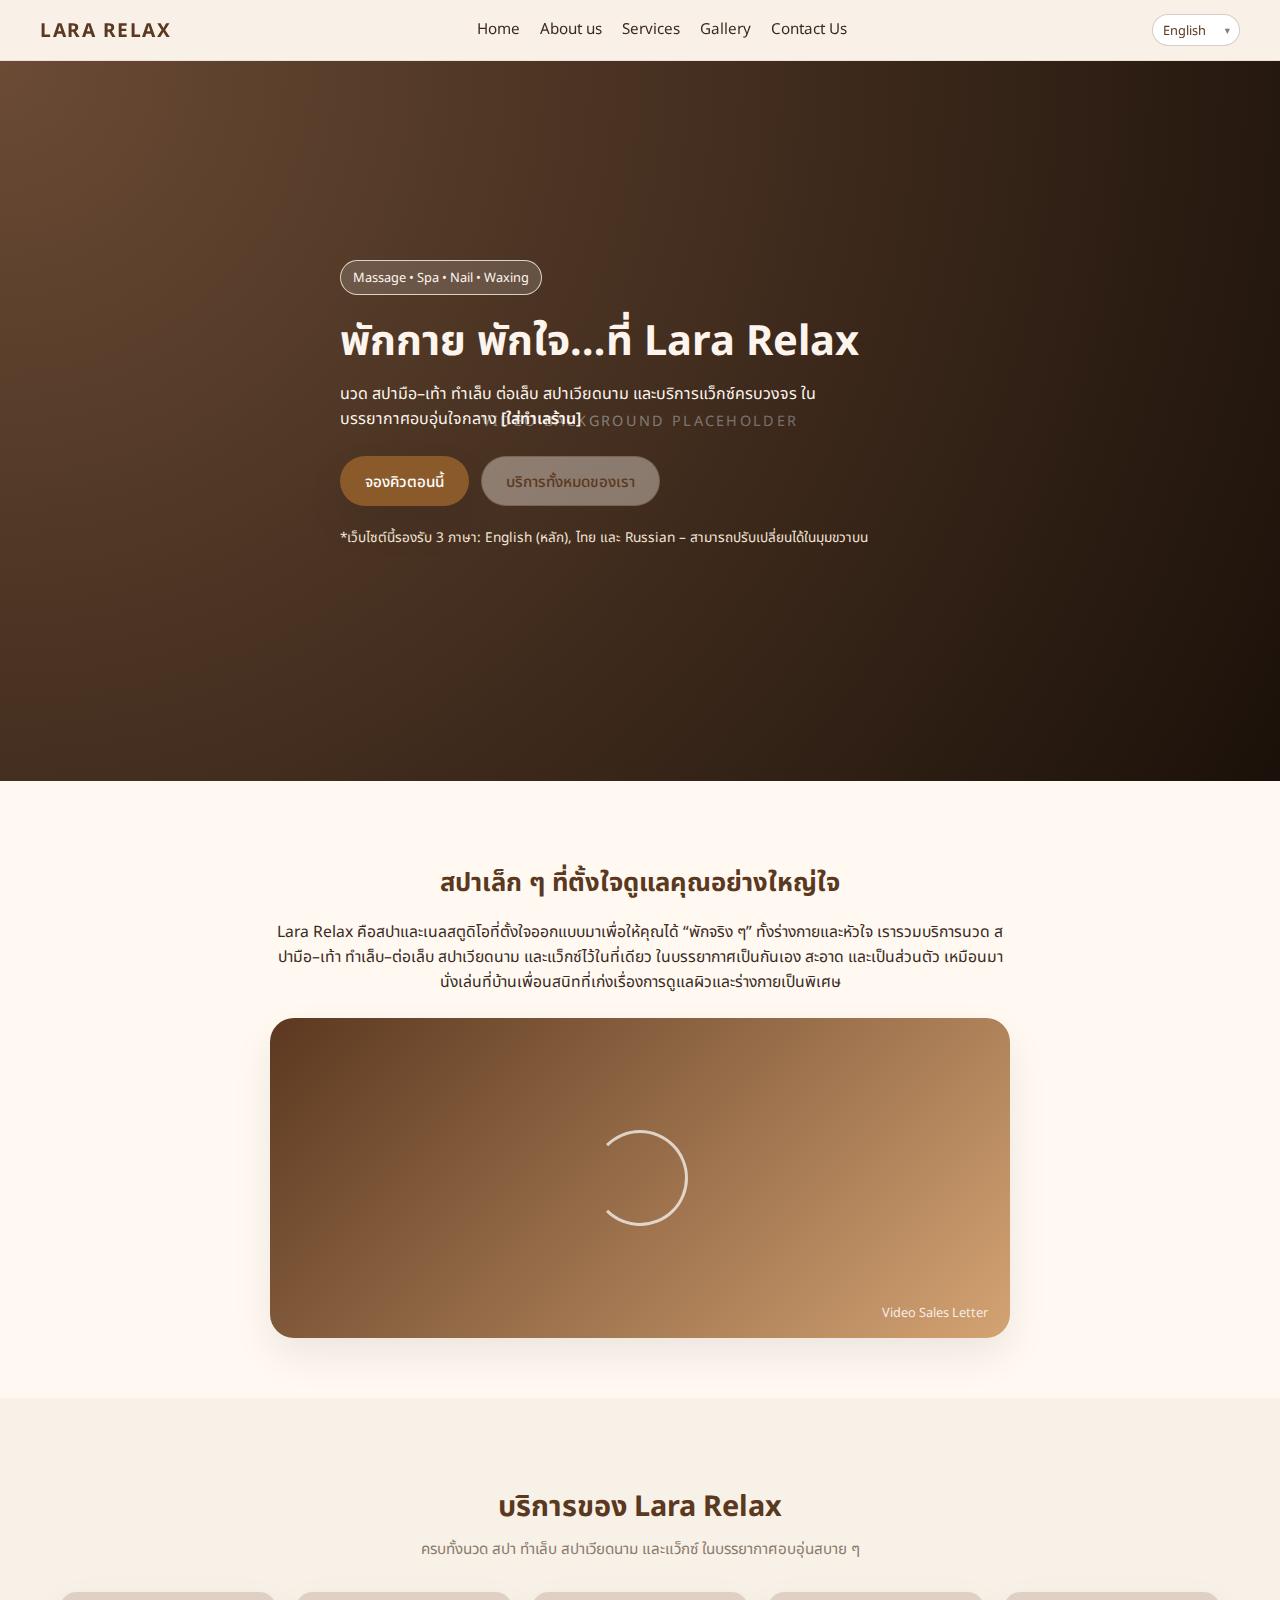
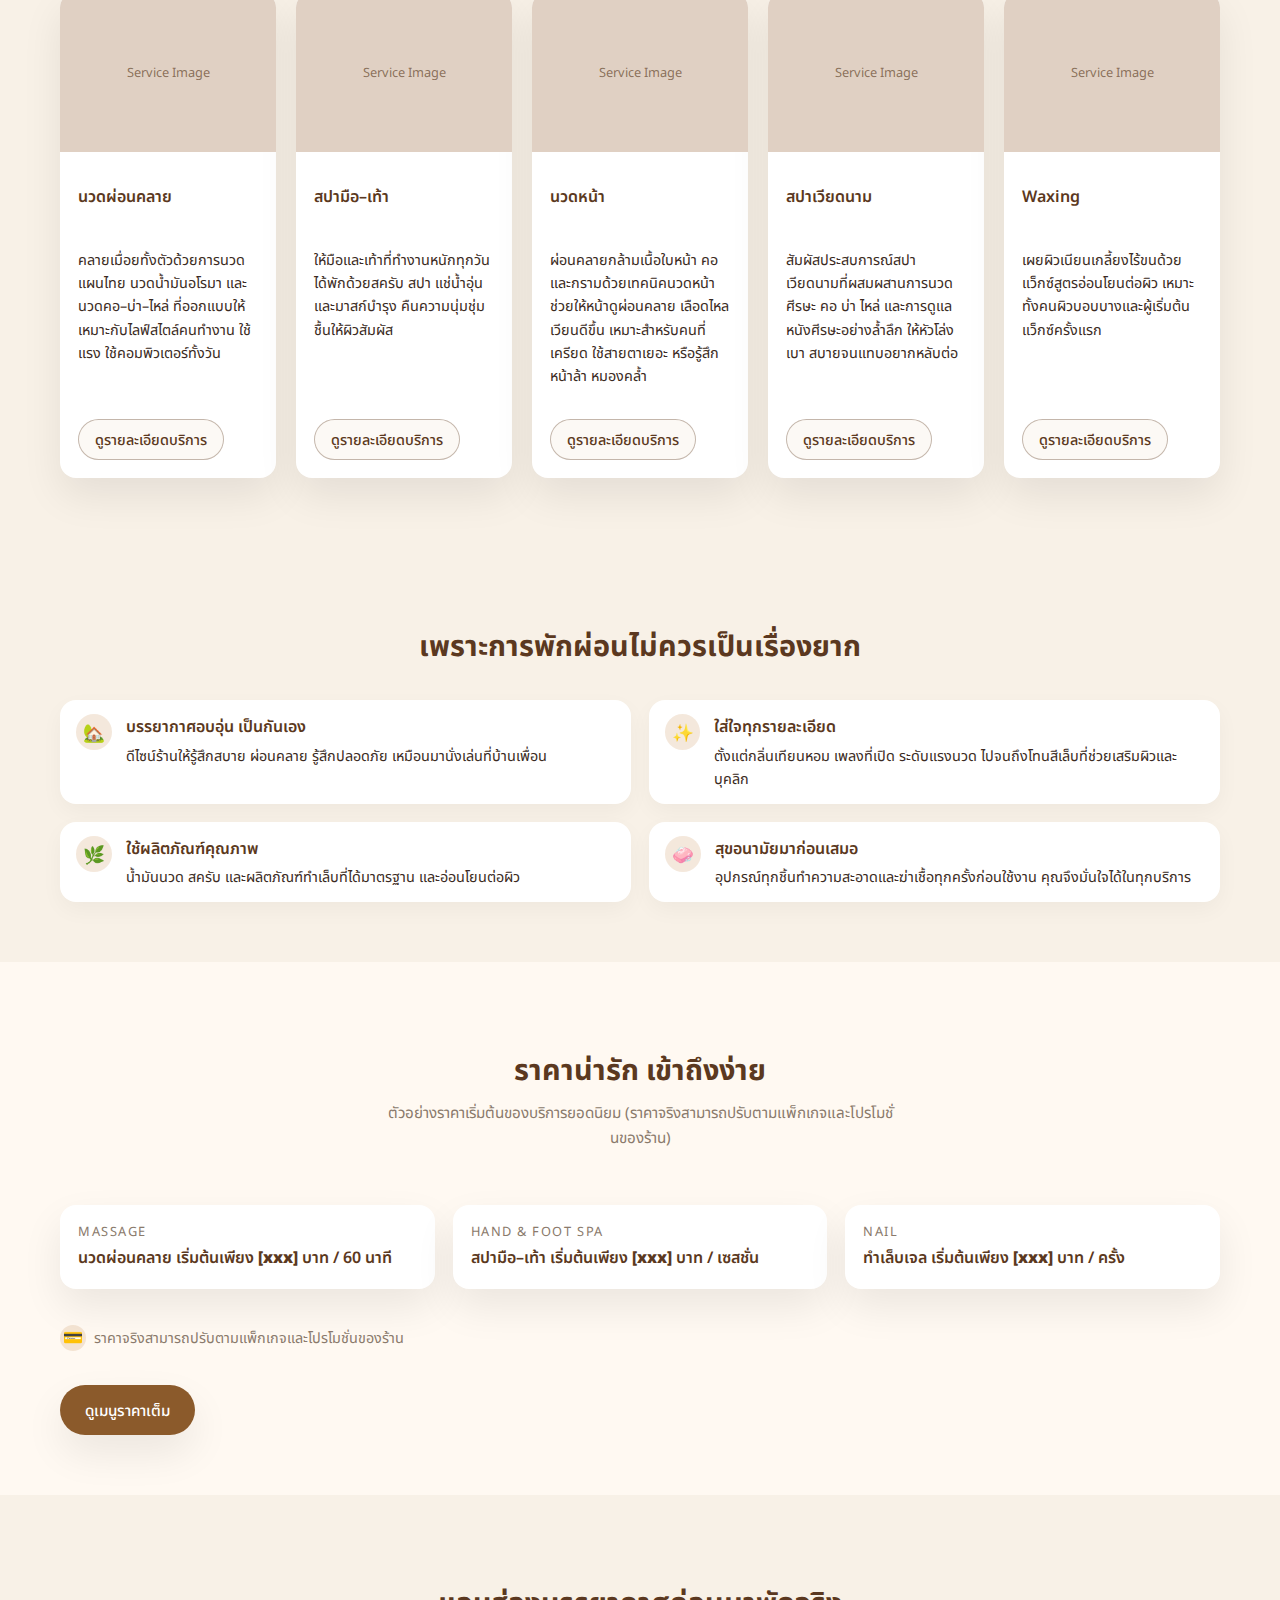
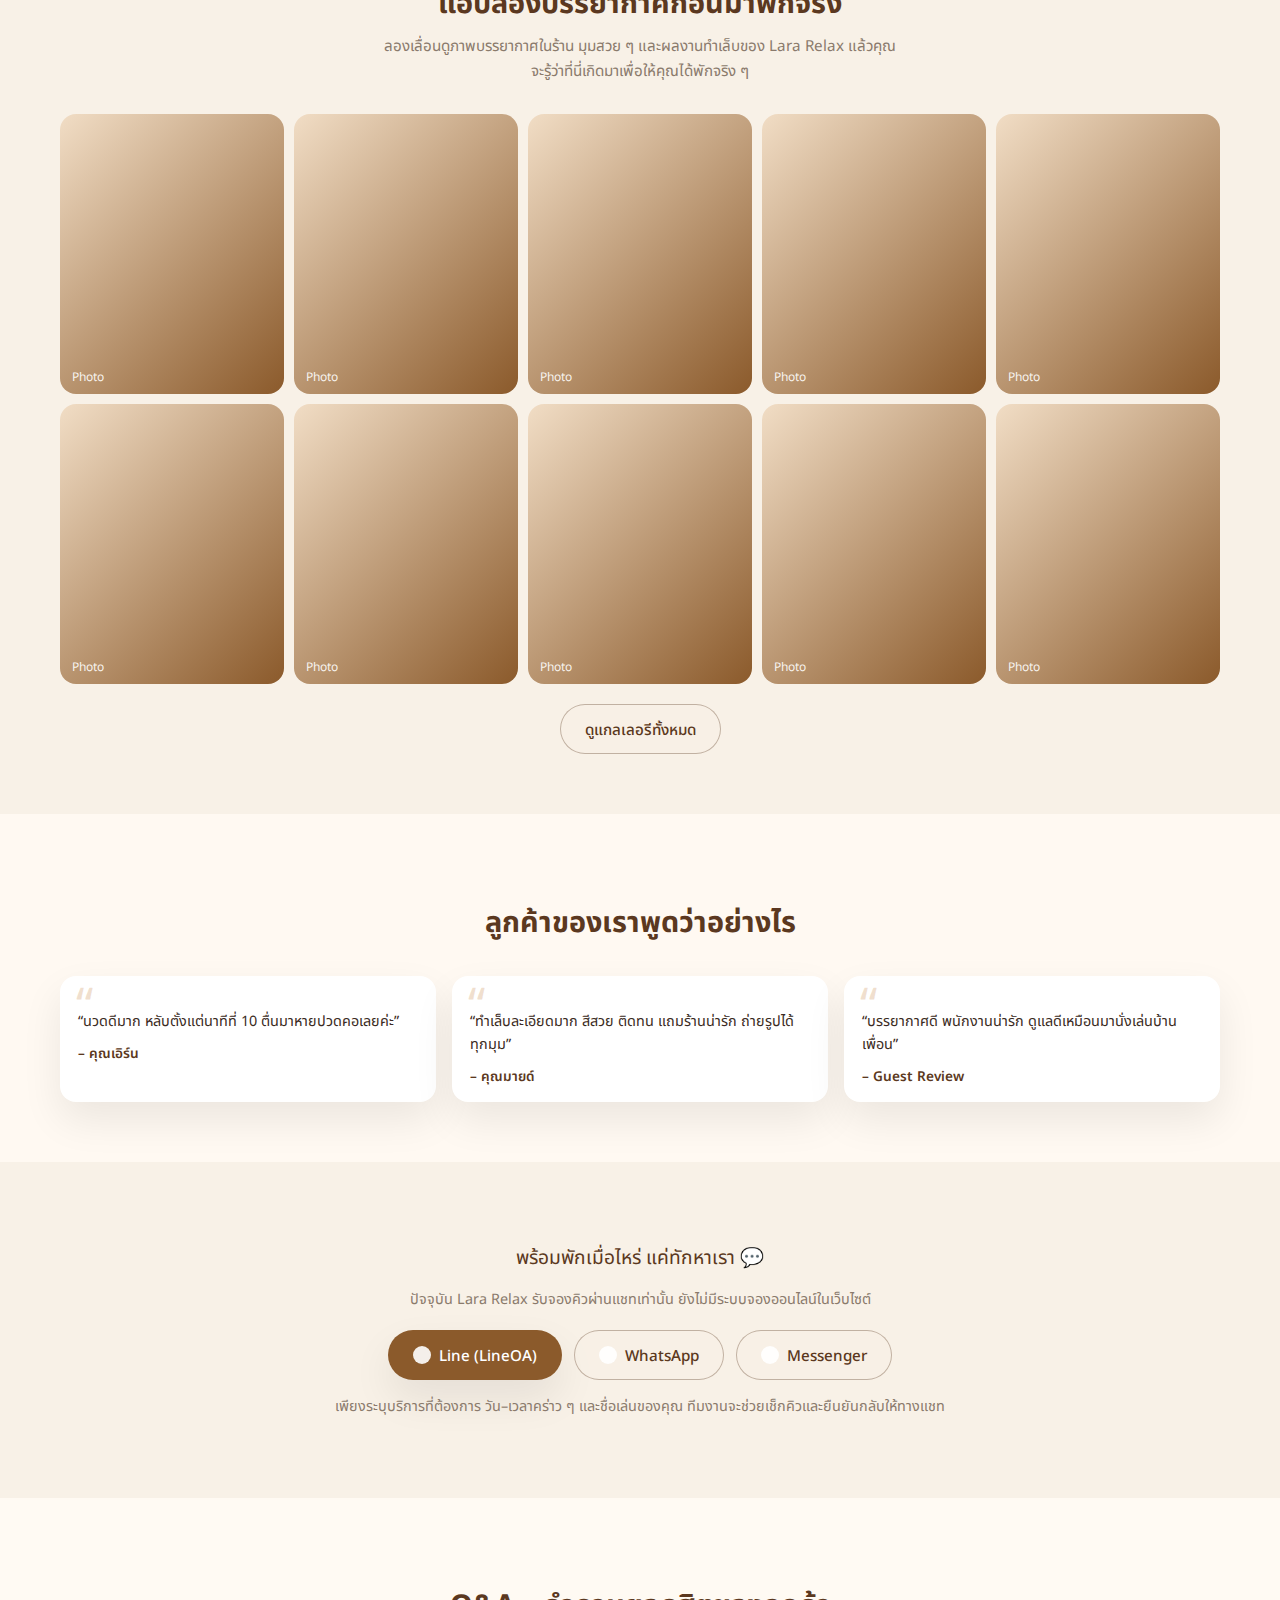
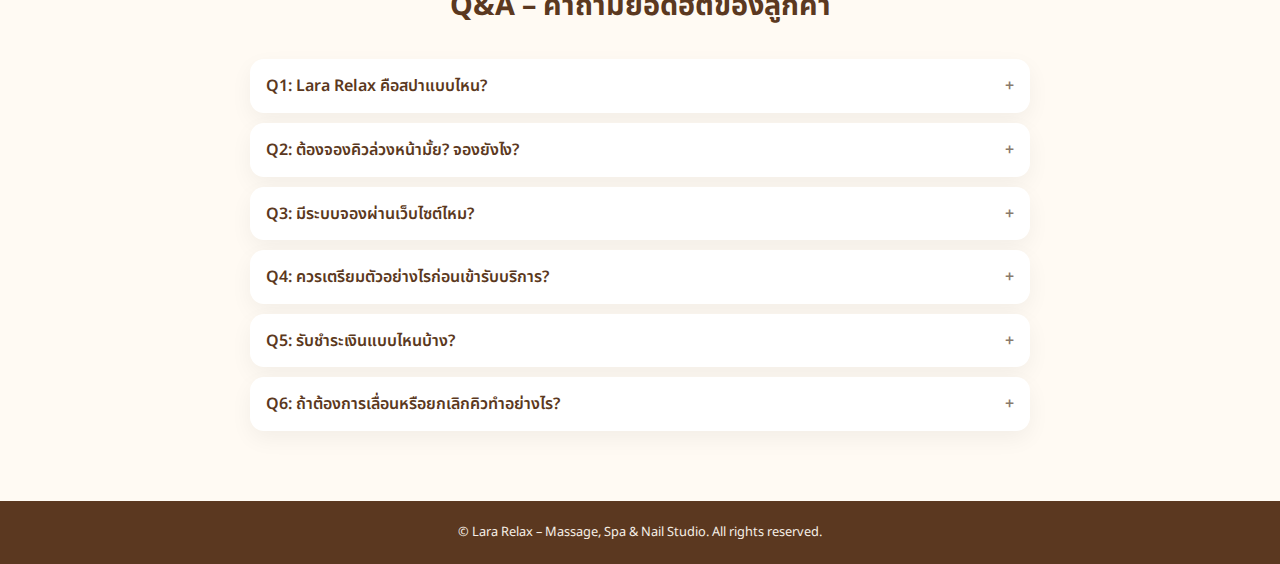
<file: index.html>
<!DOCTYPE html>
<html lang="en">
<head>
  <meta charset="UTF-8" />
  <title>Lara Relax – Spa & Nail Studio</title>
  <meta name="viewport" content="width=device-width, initial-scale=1.0" />

  <!-- Google Fonts -->
  <link href="https://fonts.googleapis.com/css2?family=Noto+Sans:wght@300;400;500;600;700&family=Noto+Sans+Thai:wght@300;400;500;600;700&display=swap" rel="stylesheet" />
	<link rel="stylesheet" href="lara-relax-shared.css" />

  <style>
    :root {
      --color-bg: #f8f1e7;
      --color-bg-alt: #fff9f2;
      --color-primary: #8b5a2b;
      --color-primary-dark: #5b3820;
      --color-accent: #d4a373;
      --color-text: #3a2a22;
      --color-muted: #8a7a6c;
      --radius-lg: 24px;
      --radius-md: 16px;
      --shadow-soft: 0 18px 40px rgba(0, 0, 0, 0.08);
    }

    * {
      box-sizing: border-box;
    }

    body {
      margin: 0;
      font-family: "Noto Sans", "Noto Sans Thai", system-ui, -apple-system,
        BlinkMacSystemFont, "Segoe UI", sans-serif;
      background: var(--color-bg);
      color: var(--color-text);
      line-height: 1.6;
    }

    img {
      max-width: 100%;
      display: block;
    }

    a {
      text-decoration: none;
      color: inherit;
    }

    .container {
      width: 100%;
      max-width: 1200px;
      margin: 0 auto;
      padding: 0 20px;
    }

    /* Header & Navigation */
    .site-header {
      position: sticky;
      top: 0;
      z-index: 50;
      background: rgba(248, 241, 231, 0.9);
      backdrop-filter: blur(14px);
      border-bottom: 1px solid rgba(91, 56, 32, 0.08);
    }

    .nav {
      display: flex;
      align-items: center;
      justify-content: space-between;
      padding: 14px 0;
      gap: 16px;
    }

    .logo {
      font-weight: 700;
      font-size: 1.2rem;
      letter-spacing: 0.08em;
      text-transform: uppercase;
      color: var(--color-primary-dark);
    }

    .nav-links {
      display: flex;
      gap: 20px;
      font-size: 0.95rem;
    }

    .nav-links a {
      position: relative;
      padding-bottom: 4px;
    }

    .nav-links a::after {
      content: "";
      position: absolute;
      left: 0;
      bottom: 0;
      width: 0;
      height: 2px;
      background: var(--color-primary);
      transition: width 0.2s ease;
    }

    .nav-links a:hover::after {
      width: 100%;
    }

    .lang-switcher {
      position: relative;
    }

    .lang-select {
      border-radius: 999px;
      padding: 6px 26px 6px 10px;
      border: 1px solid rgba(91, 56, 32, 0.25);
      background: #ffffff;
      font-size: 0.8rem;
      font-family: inherit;
      color: var(--color-primary-dark);
      appearance: none;
      -webkit-appearance: none;
      -moz-appearance: none;
      cursor: pointer;
    }

    .lang-switcher::after {
      content: "▾";
      position: absolute;
      right: 10px;
      top: 50%;
      transform: translateY(-50%);
      font-size: 0.65rem;
      color: var(--color-muted);
      pointer-events: none;
    }

    /* Buttons */
    .btn {
      display: inline-flex;
      align-items: center;
      justify-content: center;
      padding: 12px 24px;
      border-radius: 999px;
      border: 1px solid transparent;
      font-size: 0.95rem;
      font-weight: 500;
      cursor: pointer;
      transition: transform 0.15s ease, box-shadow 0.15s ease,
        background 0.15s ease, color 0.15s ease;
      white-space: nowrap;
    }

    .btn-primary {
      background: var(--color-primary);
      color: #fff;
      box-shadow: var(--shadow-soft);
    }

    .btn-primary:hover {
      transform: translateY(-1px);
      background: var(--color-primary-dark);
    }

    .btn-outline {
      background: rgba(248, 241, 231, 0.4);
      border-color: rgba(91, 56, 32, 0.35);
      color: var(--color-primary-dark);
    }

    .btn-outline:hover {
      background: #fff;
    }

    .btn-sm {
      padding: 8px 16px;
      font-size: 0.9rem;
    }

    /* Hero Section (full video background) */
    #hero {
      position: relative;
      min-height: 80vh;
      display: flex;
      align-items: center;
      padding: 80px 0 100px;
      overflow: hidden;
      color: #fdf5ed;
    }

    .hero-video-bg {
      position: absolute;
      inset: 0;
      overflow: hidden;
      z-index: 0;
      background: #5b3820;
      display: flex;
      align-items: center;
      justify-content: center;
    }

    .hero-video-bg::before {
      content: "Video background placeholder";
      position: absolute;
      font-size: 0.9rem;
      letter-spacing: 0.16em;
      text-transform: uppercase;
      color: rgba(255, 255, 255, 0.65);
    }

    .hero-video-overlay {
      position: absolute;
      inset: 0;
      background: radial-gradient(circle at top left, rgba(248, 241, 231, 0.1), rgba(0, 0, 0, 0.7));
      z-index: 0;
    }

    .hero-inner {
      position: relative;
      z-index: 1;
      max-width: 640px;
    }

    .hero-badge {
      display: inline-flex;
      align-items: center;
      gap: 8px;
      font-size: 0.8rem;
      padding: 6px 12px;
      border-radius: 999px;
      background: rgba(255, 255, 255, 0.15);
      border: 1px solid rgba(248, 241, 231, 0.8);
      margin-bottom: 18px;
    }

    .hero-title {
      font-size: 2.6rem;
      line-height: 1.25;
      margin: 0 0 12px;
    }

    .hero-subtitle {
      font-size: 1rem;
      color: #fdf5ed;
      max-width: 520px;
      margin-bottom: 24px;
    }

    .hero-subtitle span.location {
      font-weight: 600;
    }

    .hero-actions {
      display: flex;
      flex-wrap: wrap;
      gap: 12px;
      margin-bottom: 20px;
    }

    .hero-note {
      font-size: 0.85rem;
      color: #f3e5d6;
    }

    /* Section generic */
    section {
      padding: 60px 0;
    }

    .section-header {
      text-align: center;
      margin-bottom: 32px;
    }

    .section-title {
      font-size: 1.8rem;
      margin-bottom: 8px;
      color: var(--color-primary-dark);
    }

    .section-subtitle {
      font-size: 0.95rem;
      color: var(--color-muted);
      max-width: 520px;
      margin: 0 auto;
    }

    /* VSL Section */
    #about {
      background: var(--color-bg-alt);
    }

    .about-inner {
      max-width: 780px;
      margin: 0 auto;
      text-align: center;
    }

    .about-heading {
      font-size: 1.6rem;
      margin-bottom: 14px;
      color: var(--color-primary-dark);
    }

    .about-body {
      font-size: 0.98rem;
      color: var(--color-text);
      margin-bottom: 24px;
    }

    .about-video-placeholder {
      border-radius: var(--radius-lg);
      background: linear-gradient(135deg, #5b3820, #d4a373);
      display: flex;
      align-items: center;
      justify-content: center;
      min-height: 320px;
      box-shadow: var(--shadow-soft);
      position: relative;
    }

    .about-video-placeholder::before {
      content: "";
      width: 90px;
      height: 90px;
      border-radius: 50%;
      border: 3px solid rgba(255, 255, 255, 0.7);
      border-left-color: transparent;
      display: block;
    }

    .about-video-placeholder::after {
      content: "Video Sales Letter";
      position: absolute;
      bottom: 16px;
      right: 22px;
      font-size: 0.8rem;
      color: rgba(255, 255, 255, 0.85);
    }

    /* Services cards */
    .card-grid {
      display: grid;
      grid-template-columns: repeat(5, minmax(0, 1fr));
      gap: 20px;
    }

    @media (max-width: 1024px) {
      .card-grid {
        grid-template-columns: repeat(2, minmax(0, 1fr));
      }
    }

    @media (max-width: 720px) {
      .nav-links {
        display: none;
      }
      #hero {
        padding: 70px 0 80px;
      }
      .hero-title {
        font-size: 2.1rem;
      }
      .card-grid {
        grid-template-columns: minmax(0, 1fr);
      }
      section {
        padding: 46px 0;
      }
      .section-title {
        font-size: 1.5rem;
      }
    }

    .card {
      background: #ffffff;
      border-radius: var(--radius-md);
      overflow: hidden;
      box-shadow: var(--shadow-soft);
      display: flex;
      flex-direction: column;
      height: 100%;
    }

    .card-media {
      background: #e0d0c3;
      height: 160px;
      position: relative;
      display: flex;
      align-items: center;
      justify-content: center;
      font-size: 0.8rem;
      color: rgba(90, 58, 32, 0.65);
    }

    .card-body {
      padding: 16px 18px 18px;
      display: flex;
      flex-direction: column;
      gap: 8px;
      flex: 1;
    }

    .card-title {
      font-weight: 600;
      font-size: 1rem;
      color: var(--color-primary-dark);
    }

    .card-text {
      font-size: 0.9rem;
      color: var(--color-text);
      flex: 1;
    }

    .card-footer {
      margin-top: 10px;
    }

    /* Bullet section */
    .reasons-grid {
      display: grid;
      gap: 18px;
    }

    @media (min-width: 780px) {
      .reasons-grid {
        grid-template-columns: repeat(2, minmax(0, 1fr));
      }
    }

    .reason-item {
      display: flex;
      gap: 14px;
      padding: 14px 16px;
      border-radius: var(--radius-md);
      background: #fff;
      box-shadow: 0 8px 22px rgba(0, 0, 0, 0.04);
    }

    .reason-icon {
      width: 36px;
      height: 36px;
      border-radius: 50%;
      background: rgba(212, 163, 115, 0.25);
      display: flex;
      align-items: center;
      justify-content: center;
      font-size: 1.1rem;
    }

    .reason-title {
      font-weight: 600;
      margin-bottom: 4px;
      color: var(--color-primary-dark);
    }

    .reason-text {
      font-size: 0.9rem;
      color: var(--color-text);
    }

    /* Pricing section */
    #pricing {
      background: var(--color-bg-alt);
    }

    .pricing-inner {
      display: grid;
      gap: 24px;
    }

    .pricing-cards {
      display: grid;
      grid-template-columns: repeat(3, minmax(0, 1fr));
      gap: 18px;
    }

    @media (max-width: 880px) {
      .pricing-cards {
        grid-template-columns: minmax(0, 1fr);
      }
    }

    .pricing-card {
      background: #fff;
      border-radius: var(--radius-md);
      padding: 16px 18px 18px;
      box-shadow: var(--shadow-soft);
      display: flex;
      flex-direction: column;
      gap: 4px;
    }

    .pricing-label {
      font-size: 0.8rem;
      text-transform: uppercase;
      letter-spacing: 0.12em;
      color: var(--color-muted);
    }

    .pricing-main {
      font-weight: 600;
      color: var(--color-primary-dark);
    }

    .pricing-note {
      font-size: 0.8rem;
      color: var(--color-muted);
      margin-top: 6px;
    }

    .pricing-icon-row {
      display: flex;
      align-items: center;
      gap: 8px;
      font-size: 0.9rem;
      color: var(--color-muted);
      margin-top: 12px;
    }

    .pricing-icon {
      width: 26px;
      height: 26px;
      border-radius: 999px;
      background: rgba(212, 163, 115, 0.25);
      display: flex;
      align-items: center;
      justify-content: center;
      font-size: 1rem;
    }

    /* Gallery section */
    .gallery-grid {
      display: grid;
      grid-template-columns: repeat(5, minmax(0, 1fr));
      gap: 10px;
    }

    @media (max-width: 1024px) {
      .gallery-grid {
        grid-template-columns: repeat(3, minmax(0, 1fr));
      }
    }

    @media (max-width: 640px) {
      .gallery-grid {
        grid-template-columns: repeat(2, minmax(0, 1fr));
      }
    }

    .gallery-item {
      aspect-ratio: 4 / 5;
      border-radius: 16px;
      background: linear-gradient(135deg, #f1ddc5, #8b5a2b);
      position: relative;
      overflow: hidden;
    }

    .gallery-item::after {
      content: "Photo";
      position: absolute;
      bottom: 8px;
      left: 12px;
      font-size: 0.75rem;
      color: rgba(255, 255, 255, 0.9);
    }

    /* Testimonials */
    #testimonials {
      background: var(--color-bg-alt);
    }

    .testimonial-list {
      display: grid;
      gap: 16px;
    }

    @media (min-width: 720px) {
      .testimonial-list {
        grid-template-columns: repeat(3, minmax(0, 1fr));
      }
    }

    .testimonial-card {
      background: #fff;
      border-radius: var(--radius-md);
      padding: 18px 18px 16px;
      box-shadow: var(--shadow-soft);
      font-size: 0.9rem;
      position: relative;
    }

    .testimonial-quote {
      margin-bottom: 10px;
    }

    .testimonial-name {
      font-weight: 600;
      color: var(--color-primary-dark);
      font-size: 0.85rem;
    }

    .testimonial-card::before {
      content: "“";
      position: absolute;
      top: -10px;
      left: 16px;
      font-size: 3rem;
      color: rgba(212, 163, 115, 0.35);
    }

    /* Contact section */
    #contact {
      text-align: center;
    }

    .contact-text-main {
      font-size: 1.2rem;
      margin-bottom: 8px;
      color: var(--color-primary-dark);
    }

    .contact-note {
      font-size: 0.9rem;
      color: var(--color-muted);
      margin-bottom: 20px;
    }

    .contact-buttons {
      display: flex;
      justify-content: center;
      flex-wrap: wrap;
      gap: 12px;
      margin-bottom: 12px;
    }

    .contact-button {
      display: inline-flex;
      align-items: center;
      gap: 8px;
    }

    .contact-icon-circle {
      width: 18px;
      height: 18px;
      border-radius: 50%;
      background: rgba(255, 255, 255, 0.9);
    }

    /* FAQ section (Q&A) */
    #faq {
      background: #fffaf3;
    }

    .faq-wrapper {
      max-width: 780px;
      margin: 0 auto;
    }

    details.faq-item {
      background: #ffffff;
      border-radius: 14px;
      padding: 14px 16px;
      margin-bottom: 10px;
      box-shadow: 0 8px 22px rgba(0, 0, 0, 0.05);
    }

    details.faq-item[open] {
      border: 1px solid rgba(212, 163, 115, 0.7);
    }

    .faq-item summary {
      list-style: none;
      cursor: pointer;
      font-weight: 600;
      color: var(--color-primary-dark);
      display: flex;
      align-items: center;
      justify-content: space-between;
      gap: 10px;
    }

    .faq-item summary::-webkit-details-marker {
      display: none;
    }

    .faq-item summary::after {
      content: "+";
      font-weight: 600;
      color: var(--color-muted);
      flex-shrink: 0;
    }

    .faq-item[open] summary::after {
      content: "–";
    }

    .faq-answer {
      margin-top: 10px;
      font-size: 0.9rem;
      color: var(--color-text);
    }

    /* Footer */
    footer {
      background: var(--color-primary-dark);
      color: #f5eee5;
      padding: 20px 0 24px;
      font-size: 0.8rem;
      text-align: center;
    }
  </style>
</head>
<body>
  <!-- Header -->
  <header class="site-header">
    <div class="container nav">
      <div class="logo">Lara Relax</div>
      <nav class="nav-links">
        <!-- CHANGED: ให้ Home ไปหน้า index.html -->
        <a href="index.html">Home</a>
        <a href="about.html">About us</a>
        <!-- CHANGED: ให้ไปหน้า services.html / gallery.html / contact.html -->
        <a href="services.html">Services</a>
        <a href="gallery.html">Gallery</a>
        <a href="contact.html">Contact Us</a>
      </nav>
      <div class="lang-switcher" aria-label="Language selector">
        <select class="lang-select">
          <option value="en" selected>English</option>
          <option value="th">ไทย</option>
          <option value="ru">Русский</option>
        </select>
      </div>
    </div>
  </header>

  <!-- 1. Hero with video background -->
  <section id="hero">
    <div class="hero-video-bg"></div>
    <div class="hero-video-overlay"></div>

    <div class="container hero-inner">
      <div class="hero-badge">
        <span>Massage • Spa • Nail • Waxing</span>
      </div>
      <h1 class="hero-title">พักกาย พักใจ…ที่ Lara Relax</h1>
      <p class="hero-subtitle">
        นวด สปามือ–เท้า ทำเล็บ ต่อเล็บ สปาเวียดนาม และบริการแว็กซ์ครบวงจร
        ในบรรยากาศอบอุ่นใจกลาง <span class="location">[ใส่ทำเลร้าน]</span>
      </p>
      <div class="hero-actions">
        <!-- CHANGED: ให้ไปหน้า contact.html -->
        <a href="contact.html" class="btn btn-primary">จองคิวตอนนี้</a>
        <!-- CHANGED: ให้ไปหน้า services.html -->
        <a href="services.html" class="btn btn-outline">บริการทั้งหมดของเรา</a>
      </div>
      <p class="hero-note">
        *เว็บไซต์นี้รองรับ 3 ภาษา: English (หลัก), ไทย และ Russian – สามารถปรับเปลี่ยนได้ในมุมขวาบน
      </p>
    </div>
  </section>

  <!-- 2. Video Sales Letter -->
  <section id="about">
    <div class="container about-inner">
      <h2 class="about-heading">สปาเล็ก ๆ ที่ตั้งใจดูแลคุณอย่างใหญ่ใจ</h2>
      <p class="about-body">
        Lara Relax คือสปาและเนลสตูดิโอที่ตั้งใจออกแบบมาเพื่อให้คุณได้ “พักจริง ๆ”
        ทั้งร่างกายและหัวใจ เรารวมบริการนวด สปามือ–เท้า ทำเล็บ–ต่อเล็บ สปาเวียดนาม
        และแว็กซ์ไว้ในที่เดียว ในบรรยากาศเป็นกันเอง สะอาด และเป็นส่วนตัว
        เหมือนมานั่งเล่นที่บ้านเพื่อนสนิทที่เก่งเรื่องการดูแลผิวและร่างกายเป็นพิเศษ
      </p>
      <div class="about-video-placeholder"></div>
    </div>
  </section>

  <!-- 3. Services Cards -->
  <section id="services">
    <div class="container">
      <div class="section-header">
        <h2 class="section-title">บริการของ Lara Relax</h2>
        <p class="section-subtitle">
          ครบทั้งนวด สปา ทำเล็บ สปาเวียดนาม และแว็กซ์ ในบรรยากาศอบอุ่นสบาย ๆ
        </p>
      </div>
      <div class="card-grid">
        <!-- Card 1 -->
        <article class="card">
          <div class="card-media">Service Image</div>
          <div class="card-body">
            <h3 class="card-title">นวดผ่อนคลาย</h3>
            <p class="card-text">
              คลายเมื่อยทั้งตัวด้วยการนวดแผนไทย นวดน้ำมันอโรมา และนวดคอ–บ่า–ไหล่
              ที่ออกแบบให้เหมาะกับไลฟ์สไตล์คนทำงาน ใช้แรง ใช้คอมพิวเตอร์ทั้งวัน
            </p>
            <div class="card-footer">
              <!-- CHANGED: ไปหน้า services.html#massage -->
              <a href="services.html#massage" class="btn btn-outline btn-sm">ดูรายละเอียดบริการ</a>
            </div>
          </div>
        </article>

        <!-- Card 2 -->
        <article class="card">
          <div class="card-media">Service Image</div>
          <div class="card-body">
            <h3 class="card-title">สปามือ–เท้า</h3>
            <p class="card-text">
              ให้มือและเท้าที่ทำงานหนักทุกวัน ได้พักด้วยสครับ สปา แช่น้ำอุ่น
              และมาสก์บำรุง คืนความนุ่มชุ่มชื้นให้ผิวสัมผัส
            </p>
            <div class="card-footer">
              <!-- CHANGED: ไปหน้า services.html#hand-foot-spa -->
              <a href="services.html#hand-foot-spa" class="btn btn-outline btn-sm">ดูรายละเอียดบริการ</a>
            </div>
          </div>
        </article>

        <!-- Card 3 -->
        <article class="card">
          <div class="card-media">Service Image</div>
          <div class="card-body">
            <h3 class="card-title">นวดหน้า</h3>
            <p class="card-text">
              ผ่อนคลายกล้ามเนื้อใบหน้า คอ และกรามด้วยเทคนิคนวดหน้า
              ช่วยให้หน้าดูผ่อนคลาย เลือดไหลเวียนดีขึ้น เหมาะสำหรับคนที่เครียด
              ใช้สายตาเยอะ หรือรู้สึกหน้าล้า หมองคล้ำ
            </p>
            <div class="card-footer">
              <!-- ใช้ anchor รวมหมวดนวดที่หน้า services -->
              <a href="services.html#massage" class="btn btn-outline btn-sm">ดูรายละเอียดบริการ</a>
            </div>
          </div>
        </article>

        <!-- Card 4 -->
        <article class="card">
          <div class="card-media">Service Image</div>
          <div class="card-body">
            <h3 class="card-title">สปาเวียดนาม</h3>
            <p class="card-text">
              สัมผัสประสบการณ์สปาเวียดนามที่ผสมผสานการนวดศีรษะ คอ บ่า ไหล่
              และการดูแลหนังศีรษะอย่างล้ำลึก ให้หัวโล่งเบา สบายจนแทบอยากหลับต่อ
            </p>
            <div class="card-footer">
              <!-- CHANGED: services.html#vietnam-spa -->
              <a href="services.html#vietnam-spa" class="btn btn-outline btn-sm">ดูรายละเอียดบริการ</a>
            </div>
          </div>
        </article>

        <!-- Card 5 -->
        <article class="card">
          <div class="card-media">Service Image</div>
          <div class="card-body">
            <h3 class="card-title">Waxing</h3>
            <p class="card-text">
              เผยผิวเนียนเกลี้ยงไร้ขนด้วยแว็กซ์สูตรอ่อนโยนต่อผิว
              เหมาะทั้งคนผิวบอบบางและผู้เริ่มต้นแว็กซ์ครั้งแรก
            </p>
            <div class="card-footer">
              <!-- CHANGED: services.html#waxing -->
              <a href="services.html#waxing" class="btn btn-outline btn-sm">ดูรายละเอียดบริการ</a>
            </div>
          </div>
        </article>
      </div>
    </div>
  </section>

  <!-- 4. Reasons / Bullet points -->
  <section id="reasons">
    <div class="container">
      <div class="section-header">
        <h2 class="section-title">เพราะการพักผ่อนไม่ควรเป็นเรื่องยาก</h2>
      </div>
      <div class="reasons-grid">
        <div class="reason-item">
          <div class="reason-icon">🏡</div>
          <div>
            <div class="reason-title">บรรยากาศอบอุ่น เป็นกันเอง</div>
            <div class="reason-text">
              ดีไซน์ร้านให้รู้สึกสบาย ผ่อนคลาย รู้สึกปลอดภัย เหมือนมานั่งเล่นที่บ้านเพื่อน
            </div>
          </div>
        </div>
        <div class="reason-item">
          <div class="reason-icon">✨</div>
          <div>
            <div class="reason-title">ใส่ใจทุกรายละเอียด</div>
            <div class="reason-text">
              ตั้งแต่กลิ่นเทียนหอม เพลงที่เปิด ระดับแรงนวด ไปจนถึงโทนสีเล็บที่ช่วยเสริมผิวและบุคลิก
            </div>
          </div>
        </div>
        <div class="reason-item">
          <div class="reason-icon">🌿</div>
          <div>
            <div class="reason-title">ใช้ผลิตภัณฑ์คุณภาพ</div>
            <div class="reason-text">
              น้ำมันนวด สครับ และผลิตภัณฑ์ทำเล็บที่ได้มาตรฐาน และอ่อนโยนต่อผิว
            </div>
          </div>
        </div>
        <div class="reason-item">
          <div class="reason-icon">🧼</div>
          <div>
            <div class="reason-title">สุขอนามัยมาก่อนเสมอ</div>
            <div class="reason-text">
              อุปกรณ์ทุกชิ้นทำความสะอาดและฆ่าเชื้อทุกครั้งก่อนใช้งาน
              คุณจึงมั่นใจได้ในทุกบริการ
            </div>
          </div>
        </div>
      </div>
    </div>
  </section>

  <!-- 5. Pricing teaser -->
  <section id="pricing">
    <div class="container pricing-inner">
      <div class="section-header">
        <h2 class="section-title">ราคาน่ารัก เข้าถึงง่าย</h2>
        <p class="section-subtitle">
          ตัวอย่างราคาเริ่มต้นของบริการยอดนิยม (ราคาจริงสามารถปรับตามแพ็กเกจและโปรโมชั่นของร้าน)
        </p>
      </div>
      <div class="pricing-cards">
        <div class="pricing-card">
          <div class="pricing-label">Massage</div>
          <div class="pricing-main">
            นวดผ่อนคลาย เริ่มต้นเพียง <strong>[xxx]</strong> บาท / 60 นาที
          </div>
        </div>
        <div class="pricing-card">
          <div class="pricing-label">Hand &amp; Foot Spa</div>
          <div class="pricing-main">
            สปามือ–เท้า เริ่มต้นเพียง <strong>[xxx]</strong> บาท / เซสชั่น
          </div>
        </div>
        <div class="pricing-card">
          <div class="pricing-label">Nail</div>
          <div class="pricing-main">
            ทำเล็บเจล เริ่มต้นเพียง <strong>[xxx]</strong> บาท / ครั้ง
          </div>
        </div>
      </div>
      <div class="pricing-icon-row">
        <div class="pricing-icon">💳</div>
        <span>
          ราคาจริงสามารถปรับตามแพ็กเกจและโปรโมชั่นของร้าน
        </span>
      </div>
      <div>
        <!-- CHANGED: ให้ไปหน้า services.html -->
        <a href="services.html" class="btn btn-primary" style="margin-top: 10px;">
          ดูเมนูราคาเต็ม
        </a>
      </div>
    </div>
  </section>

  <!-- 6. Gallery -->
  <section id="gallery">
    <div class="container">
      <div class="section-header">
        <h2 class="section-title">แอบส่องบรรยากาศก่อนมาพักจริง</h2>
        <p class="section-subtitle">
          ลองเลื่อนดูภาพบรรยากาศในร้าน มุมสวย ๆ และผลงานทำเล็บของ Lara Relax
          แล้วคุณจะรู้ว่าที่นี่เกิดมาเพื่อให้คุณได้พักจริง ๆ
        </p>
      </div>
      <div class="gallery-grid">
        <div class="gallery-item"></div>
        <div class="gallery-item"></div>
        <div class="gallery-item"></div>
        <div class="gallery-item"></div>
        <div class="gallery-item"></div>
        <div class="gallery-item"></div>
        <div class="gallery-item"></div>
        <div class="gallery-item"></div>
        <div class="gallery-item"></div>
        <div class="gallery-item"></div>
      </div>
      <div style="text-align: center; margin-top: 20px;">
        <!-- CHANGED: ให้ไปหน้า gallery.html -->
        <a href="gallery.html" class="btn btn-outline">ดูแกลเลอรีทั้งหมด</a>
      </div>
    </div>
  </section>

  <!-- 7. Testimonials -->
  <section id="testimonials">
    <div class="container">
      <div class="section-header">
        <h2 class="section-title">ลูกค้าของเราพูดว่าอย่างไร</h2>
      </div>
      <div class="testimonial-list">
        <div class="testimonial-card">
          <p class="testimonial-quote">
            “นวดดีมาก หลับตั้งแต่นาทีที่ 10 ตื่นมาหายปวดคอเลยค่ะ”
          </p>
          <div class="testimonial-name">– คุณเอิร์น</div>
        </div>
        <div class="testimonial-card">
          <p class="testimonial-quote">
            “ทำเล็บละเอียดมาก สีสวย ติดทน แถมร้านน่ารัก ถ่ายรูปได้ทุกมุม”
          </p>
          <div class="testimonial-name">– คุณมายด์</div>
        </div>
        <div class="testimonial-card">
          <p class="testimonial-quote">
            “บรรยากาศดี พนักงานน่ารัก ดูแลดีเหมือนมานั่งเล่นบ้านเพื่อน”
          </p>
          <div class="testimonial-name">– Guest Review</div>
        </div>
      </div>
    </div>
  </section>

  <!-- 8. Contact -->
  <section id="contact">
    <div class="container">
      <p class="contact-text-main">
        พร้อมพักเมื่อไหร่ แค่ทักหาเรา 💬
      </p>
      <p class="contact-note">
        ปัจจุบัน Lara Relax รับจองคิวผ่านแชทเท่านั้น ยังไม่มีระบบจองออนไลน์ในเว็บไซต์
      </p>
      <div class="contact-buttons">
        <!-- ปล่อยปุ่มเป็น placeholder ตามเดิม หรือจะเปลี่ยนให้ไป contact.html ก็ได้ -->
        <a href="#" class="btn btn-primary contact-button">
          <span class="contact-icon-circle"></span>
          <span>Line (LineOA)</span>
        </a>
        <a href="https://wa.me/+66xxxxxxxxx" class="btn btn-outline contact-button">
          <span class="contact-icon-circle"></span>
          <span>WhatsApp</span>
        </a>
        <a href="#" class="btn btn-outline contact-button">
          <span class="contact-icon-circle"></span>
          <span>Messenger</span>
        </a>
      </div>
      <p class="contact-note">
        เพียงระบุบริการที่ต้องการ วัน–เวลาคร่าว ๆ และชื่อเล่นของคุณ
        ทีมงานจะช่วยเช็กคิวและยืนยันกลับให้ทางแชท
      </p>
    </div>
  </section>

  <!-- 9. FAQ -->
  <section id="faq">
    <div class="container">
      <div class="section-header">
        <h2 class="section-title">Q&amp;A – คำถามยอดฮิตของลูกค้า</h2>
      </div>
      <div class="faq-wrapper">
        <details class="faq-item">
          <summary>Q1: Lara Relax คือสปาแบบไหน?</summary>
          <div class="faq-answer">
            Lara Relax เป็นสปาและเนลสตูดิโอที่ให้บริการนวด สปามือ–เท้า ทำเล็บ–ต่อเล็บ
            สปาเวียดนาม และบริการแว็กซ์ครบวงจร เราเน้นบรรยากาศสบาย ๆ เป็นกันเอง
            แต่ยังคงมาตรฐานความสะอาดและคุณภาพระดับสปา
          </div>
        </details>

        <details class="faq-item">
          <summary>Q2: ต้องจองคิวล่วงหน้ามั้ย? จองยังไง?</summary>
          <div class="faq-answer">
            เพื่อความชัวร์ แนะนำให้จองคิวล่วงหน้าผ่านแชทค่ะ
            คุณสามารถติดต่อเราได้ทาง Line (Link ไปหน้า LineOA) WhatsApp
            (Link ไปหน้า Whatsapp [https://wa.me/+66…]) Messenger
            (Link ไปหน้า Messenger) เพียงระบุบริการที่ต้องการ วัน–เวลา โดยประมาณ
            และชื่อเล่นของคุณ ทีมงานจะเช็กคิวและยืนยันกลับให้ทางแชท
          </div>
        </details>

        <details class="faq-item">
          <summary>Q3: มีระบบจองผ่านเว็บไซต์ไหม?</summary>
          <div class="faq-answer">
            ตอนนี้เรายังไม่มีระบบรับจองผ่านเว็บไซต์นะคะ
            ใช้วิธีจองผ่าน Line, WhatsApp หรือ Messenger เท่านั้น
            เพื่อให้เราพูดคุยและแนะนำบริการที่เหมาะกับคุณได้แบบส่วนตัวมากขึ้น
          </div>
        </details>

        <details class="faq-item">
          <summary>Q4: ควรเตรียมตัวอย่างไรก่อนเข้ารับบริการ?</summary>
          <div class="faq-answer">
            แนะนำให้มาถึงก่อนเวลาเล็กน้อย เพื่อให้มีเวลาเลือกสีเล็บ/กลิ่นน้ำมัน
            และพักผ่อนก่อนเริ่มบริการ หากเป็นบริการแว็กซ์ควรหลีกเลี่ยงการสครับผิวแรง ๆ
            ก่อนวันนัด 1–2 วัน เพื่อให้ผิวไม่ระคายเคือง
          </div>
        </details>

        <details class="faq-item">
          <summary>Q5: รับชำระเงินแบบไหนบ้าง?</summary>
          <div class="faq-answer">
            เรารับทั้งเงินสด และโอนผ่าน Mobile Banking ค่ะ
            ลูกค้าสามารถสอบถามวิธีชำระที่สะดวกได้ทางแชทก่อนมาได้เลย
          </div>
        </details>

        <details class="faq-item">
          <summary>Q6: ถ้าต้องการเลื่อนหรือยกเลิกคิวทำอย่างไร?</summary>
          <div class="faq-answer">
            สามารถทักแจ้งเลื่อนหรือยกเลิกคิวผ่านช่องทางที่จองมาได้เลยค่ะ
            หากเป็นไปได้อยากให้แจ้งล่วงหน้าอย่างน้อย 3–6 ชั่วโมง
            เพื่อให้เราจัดการคิวลูกค้าท่านอื่นได้อย่างเหมาะสม
          </div>
        </details>
      </div>
    </div>
  </section>

  <footer>
    © Lara Relax – Massage, Spa &amp; Nail Studio. All rights reserved.
  </footer>
</body>
</html>
</file>
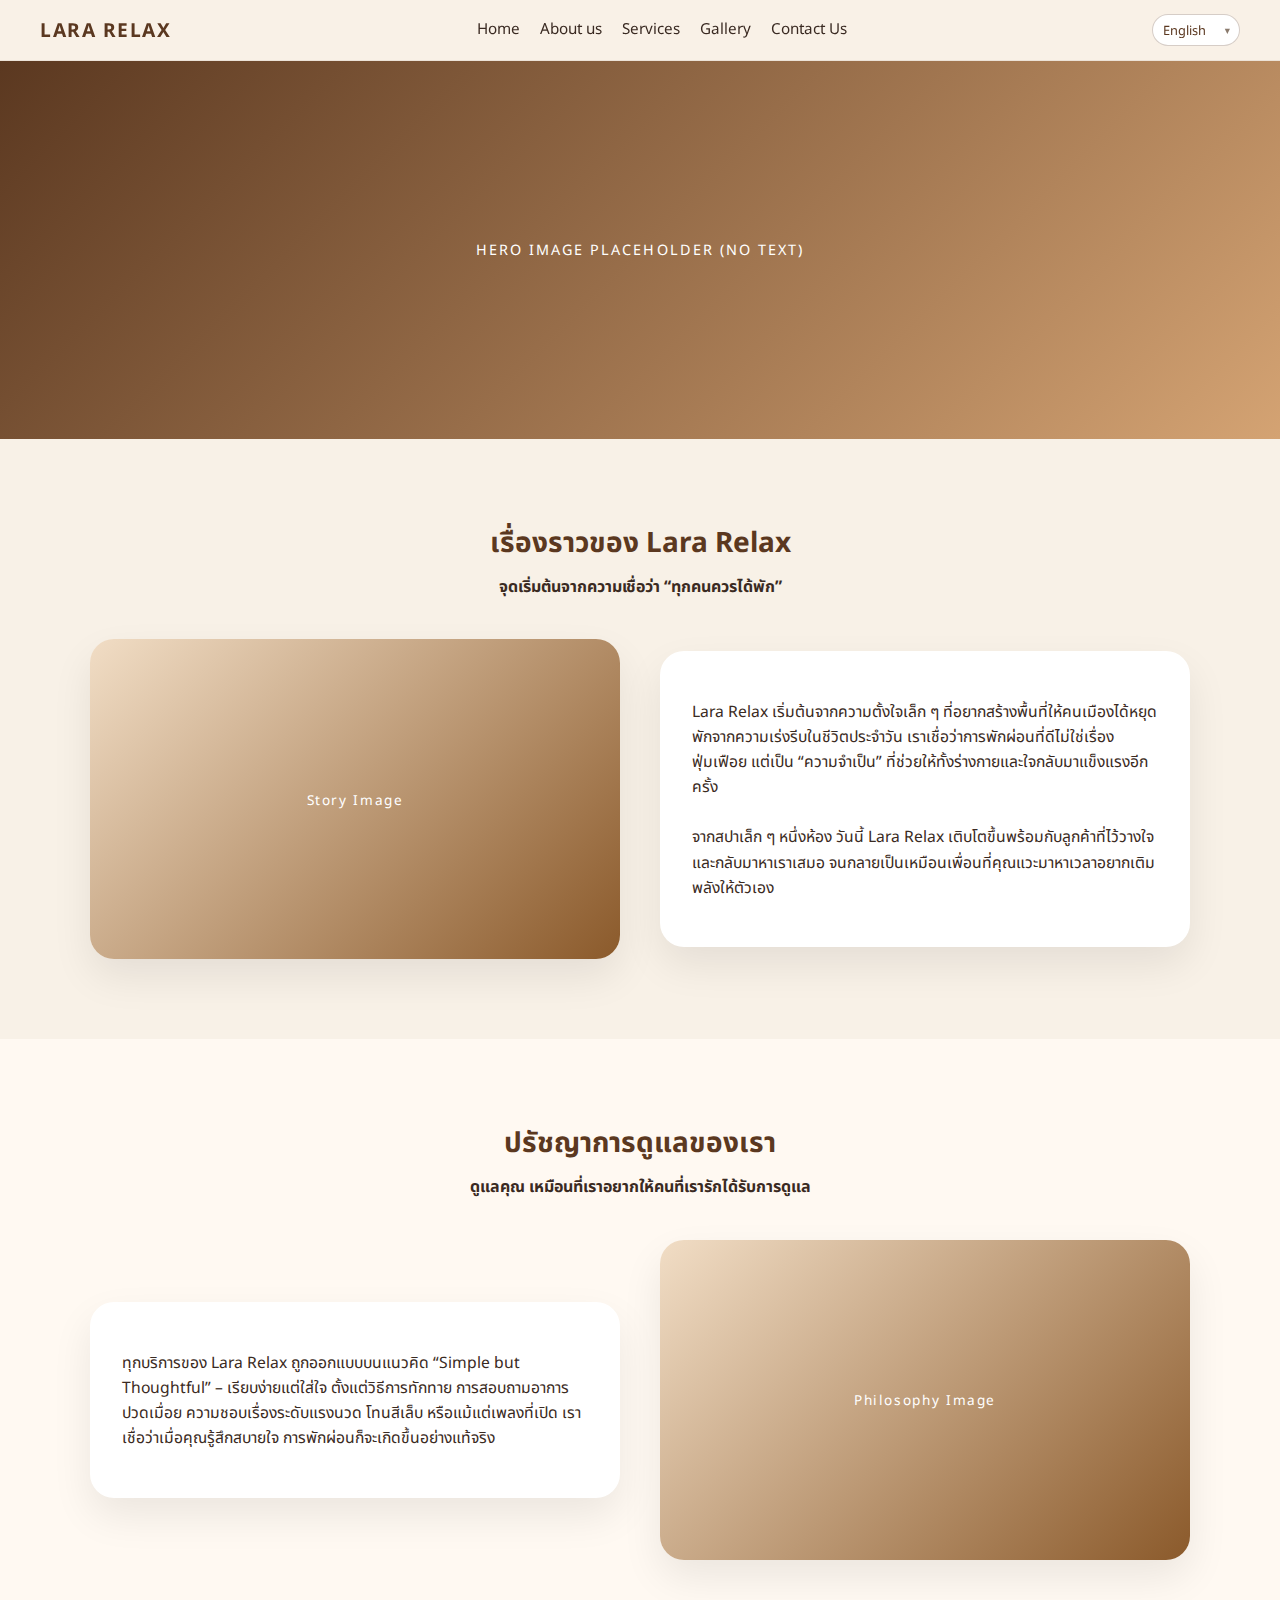
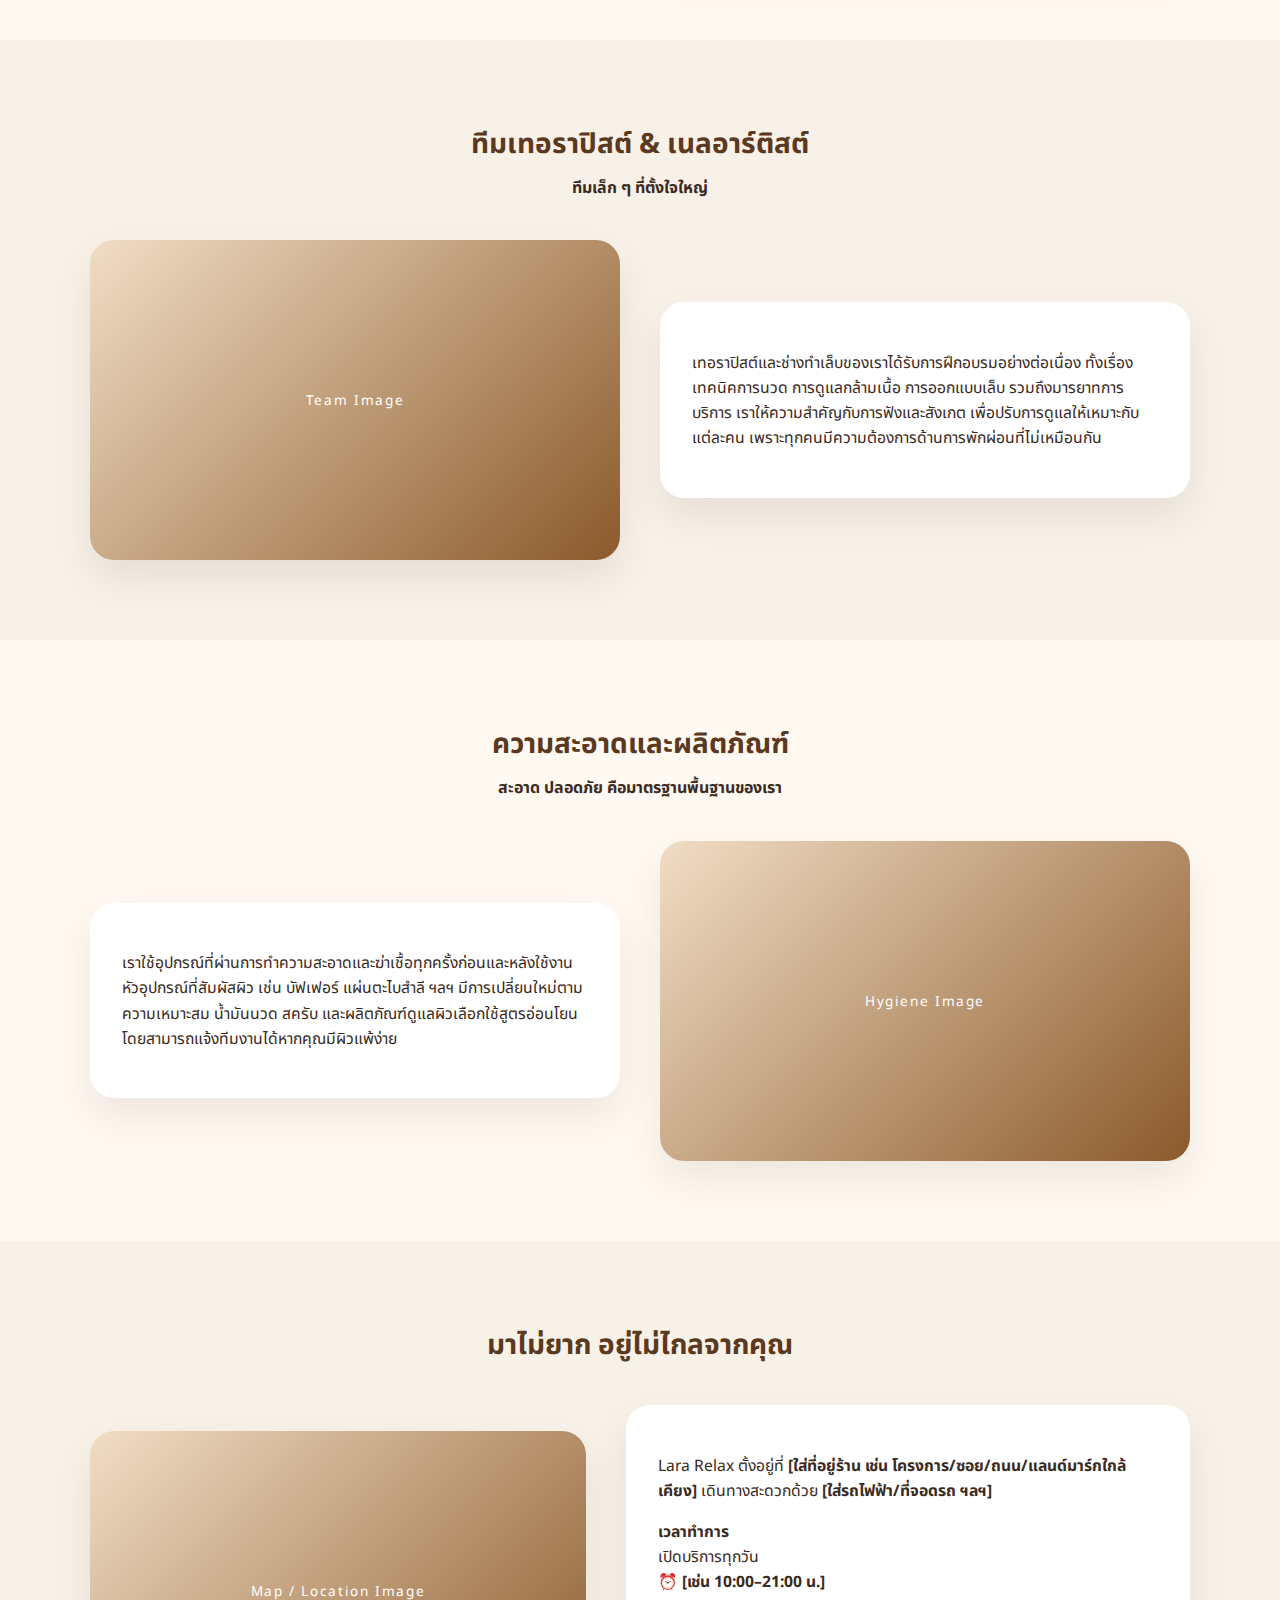
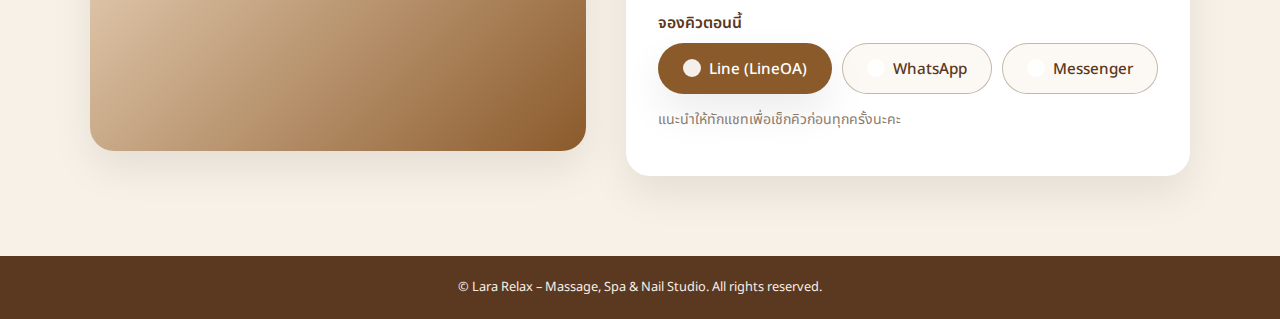
<file: about.html>
<!DOCTYPE html>
<html lang="en">
<head>
  <meta charset="UTF-8" />
  <title>Lara Relax – About Us</title>
  <meta name="viewport" content="width=device-width, initial-scale=1.0" />
  <link href="https://fonts.googleapis.com/css2?family=Noto+Sans:wght@300;400;500;600;700&family=Noto+Sans+Thai:wght@300;400;500;600;700&display=swap" rel="stylesheet" />
  <link rel="stylesheet" href="lara-relax-shared.css" />
  <style>
    /* About-page specific styles */

    #hero{
      padding:0;
      background:var(--color-primary-dark);
    }
    .hero-image{
      height:42vh;min-height:280px;max-height:520px;
      background:linear-gradient(135deg,#5b3820,#d4a373);
      display:flex;align-items:center;justify-content:center;
    }
    .hero-image::after{
      content:"Hero image placeholder (no text)";
      color:#fff;font-size:.9rem;
      letter-spacing:.14em;text-transform:uppercase;
    }

    /* padding ระหว่าง section */
    section{
      padding:80px 0;
    }
    #hero{padding:0;} /* hero ยังไม่มี padding */

    .section-header{
      text-align:center;
      max-width:860px;
      margin:0 auto 40px;
    }

    h2{
      margin:0 0 10px;
      font-size:1.75rem;
      color:var(--color-primary-dark);
    }
    .lead{
      margin:0 auto;
      color:var(--color-text);
      font-size:1rem;
      max-width:820px;
    }

    .split{
      display:grid;grid-template-columns:1fr 1fr;
      gap:40px;align-items:center;
      max-width:1100px;margin:0 auto;
    }
    .split.reverse{direction:rtl;}
    .split.reverse > *{direction:ltr;}
    @media(max-width:900px){
      .split,.split.reverse{grid-template-columns:1fr;direction:ltr;}
    }

    .image-placeholder{
      height:320px;border-radius:var(--radius-lg);
      background:linear-gradient(135deg,#f1ddc5,#8b5a2b);
      display:flex;align-items:center;justify-content:center;
      color:#fff;font-size:.85rem;letter-spacing:.12em;
      box-shadow:var(--shadow-soft);
    }

    .text-card{
      background:#fff;border-radius:var(--radius-lg);
      padding:32px;box-shadow:var(--shadow-soft);
      font-size:.98rem;
    }

    /* ปุ่มจองคิว (เหมือนหน้า Index) */
    .btn{
      display:inline-flex;align-items:center;justify-content:center;
      padding:12px 24px;border-radius:999px;border:1px solid transparent;
      font-size:.95rem;font-weight:500;cursor:pointer;
      transition:.15s ease;
      white-space:nowrap;
      text-decoration:none;
    }
    .btn-primary{
      background:var(--color-primary);
      color:#fff;
      box-shadow:var(--shadow-soft);
    }
    .btn-primary:hover{
      transform:translateY(-1px);
      background:var(--color-primary-dark);
    }
    .btn-outline{
      background:rgba(248,241,231,.4);
      border-color:rgba(91,56,32,.35);
      color:var(--color-primary-dark);
    }
    .btn-outline:hover{background:#fff;}
    .btn-sm{padding:8px 16px;font-size:.9rem;}

    .booking-block{
      margin-top:16px;
    }
    .booking-title{
      font-weight:600;
      margin-bottom:8px;
      color:var(--color-primary-dark);
    }
    .booking-buttons{
      display:flex;
      flex-direction:row;     /* บังคับให้เรียงแนวนอน */
      flex-wrap:nowrap;       /* ไม่ตัดบรรทัด */
      gap:10px;
      margin-bottom:8px;
    }
    .contact-button{
      display:inline-flex;
      align-items:center;
      gap:8px;
    }
    .contact-icon-circle{
      width:18px;height:18px;
      border-radius:50%;
      background:rgba(255,255,255,.9);
    }
    .booking-note{
      font-size:.88rem;
      color:var(--color-muted);
    }

    @media(max-width:720px){
      section{padding:64px 0;}
      h2{font-size:1.5rem;}
      /* ไม่เปลี่ยน booking-buttons ให้เป็น column แล้ว ปล่อยให้บีบในแถวเดียว */
    }
  </style>
</head>
<body>
  <header class="site-header">
    <div class="container nav">
      <div class="logo">Lara Relax</div>
      <nav class="nav-links">
        <a href="index.html">Home</a>
        <a href="about.html">About us</a>
        <a href="services.html">Services</a>
        <a href="gallery.html">Gallery</a>
        <a href="contact.html">Contact Us</a>
      </nav>
      <div class="lang-switcher" aria-label="Language selector">
        <select class="lang-select">
          <option value="en" selected>English</option>
          <option value="th">ไทย</option>
          <option value="ru">Русский</option>
        </select>
      </div>
    </div>
  </header>

  <section id="hero" aria-label="About us hero image">
    <div class="hero-image"></div>
  </section>

  <!-- Our Story -->
  <section id="story">
    <div class="container">
      <div class="section-header">
        <h2>เรื่องราวของ Lara Relax</h2>
        <p class="lead"><strong>จุดเริ่มต้นจากความเชื่อว่า “ทุกคนควรได้พัก”</strong></p>
      </div>

      <div class="split">
        <div class="image-placeholder">Story Image</div>
        <div class="text-card">
          <p>
            Lara Relax เริ่มต้นจากความตั้งใจเล็ก ๆ ที่อยากสร้างพื้นที่ให้คนเมืองได้หยุดพักจากความเร่งรีบในชีวิตประจำวัน
            เราเชื่อว่าการพักผ่อนที่ดีไม่ใช่เรื่องฟุ่มเฟือย แต่เป็น “ความจำเป็น” ที่ช่วยให้ทั้งร่างกายและใจกลับมาแข็งแรงอีกครั้ง
            <br><br>
            จากสปาเล็ก ๆ หนึ่งห้อง วันนี้ Lara Relax เติบโตขึ้นพร้อมกับลูกค้าที่ไว้วางใจและกลับมาหาเราเสมอ
            จนกลายเป็นเหมือนเพื่อนที่คุณแวะมาหาเวลาอยากเติมพลังให้ตัวเอง
          </p>
        </div>
      </div>
    </div>
  </section>

  <!-- Philosophy -->
  <section id="philosophy" style="background:var(--color-bg-alt);">
    <div class="container">
      <div class="section-header">
        <h2>ปรัชญาการดูแลของเรา</h2>
        <p class="lead"><strong>ดูแลคุณ เหมือนที่เราอยากให้คนที่เรารักได้รับการดูแล</strong></p>
      </div>

      <div class="split reverse">
        <div class="image-placeholder">Philosophy Image</div>
        <div class="text-card">
          <p>
            ทุกบริการของ Lara Relax ถูกออกแบบบนแนวคิด “Simple but Thoughtful” – เรียบง่ายแต่ใส่ใจ
            ตั้งแต่วิธีการทักทาย การสอบถามอาการปวดเมื่อย ความชอบเรื่องระดับแรงนวด โทนสีเล็บ
            หรือแม้แต่เพลงที่เปิด เราเชื่อว่าเมื่อคุณรู้สึกสบายใจ การพักผ่อนก็จะเกิดขึ้นอย่างแท้จริง
          </p>
        </div>
      </div>
    </div>
  </section>

  <!-- Team -->
  <section id="team">
    <div class="container">
      <div class="section-header">
        <h2>ทีมเทอราปิสต์ &amp; เนลอาร์ติสต์</h2>
        <p class="lead"><strong>ทีมเล็ก ๆ ที่ตั้งใจใหญ่</strong></p>
      </div>

      <div class="split">
        <div class="image-placeholder">Team Image</div>
        <div class="text-card">
          <p>
            เทอราปิสต์และช่างทำเล็บของเราได้รับการฝึกอบรมอย่างต่อเนื่อง ทั้งเรื่องเทคนิคการนวด
            การดูแลกล้ามเนื้อ การออกแบบเล็บ รวมถึงมารยาทการบริการ
            เราให้ความสำคัญกับการฟังและสังเกต เพื่อปรับการดูแลให้เหมาะกับแต่ละคน
            เพราะทุกคนมีความต้องการด้านการพักผ่อนที่ไม่เหมือนกัน
          </p>
        </div>
      </div>
    </div>
  </section>

  <!-- Hygiene -->
  <section id="hygiene" style="background:var(--color-bg-alt);">
    <div class="container">
      <div class="section-header">
        <h2>ความสะอาดและผลิตภัณฑ์</h2>
        <p class="lead"><strong>สะอาด ปลอดภัย คือมาตรฐานพื้นฐานของเรา</strong></p>
      </div>

      <div class="split reverse">
        <div class="image-placeholder">Hygiene Image</div>
        <div class="text-card">
          <p>
            เราใช้อุปกรณ์ที่ผ่านการทำความสะอาดและฆ่าเชื้อทุกครั้งก่อนและหลังใช้งาน
            หัวอุปกรณ์ที่สัมผัสผิว เช่น บัฟเฟอร์ แผ่นตะไบสำลี ฯลฯ มีการเปลี่ยนใหม่ตามความเหมาะสม
            น้ำมันนวด สครับ และผลิตภัณฑ์ดูแลผิวเลือกใช้สูตรอ่อนโยน
            โดยสามารถแจ้งทีมงานได้หากคุณมีผิวแพ้ง่าย
          </p>
        </div>
      </div>
    </div>
  </section>

  <!-- Location -->
  <section id="location">
    <div class="container">
      <div class="section-header">
        <h2>มาไม่ยาก อยู่ไม่ไกลจากคุณ</h2>
      </div>

      <div class="split">
        <div class="image-placeholder">Map / Location Image</div>
        <div class="text-card">
          <p>
            Lara Relax ตั้งอยู่ที่ <strong>[ใส่ที่อยู่ร้าน เช่น โครงการ/ซอย/ถนน/แลนด์มาร์กใกล้เคียง]</strong>
            เดินทางสะดวกด้วย <strong>[ใส่รถไฟฟ้า/ที่จอดรถ ฯลฯ]</strong>
          </p>
          <p>
            <strong>เวลาทำการ</strong><br>
            เปิดบริการทุกวัน<br>
            ⏰ <strong>[เช่น 10:00–21:00 น.]</strong>
          </p>

          <div class="booking-block">
            <div class="booking-title">จองคิวตอนนี้</div>
            <div class="booking-buttons">
              <!-- ใส่ลิงก์จริงแทน # ได้เลย -->
              <a href="#" class="btn btn-primary contact-button">
                <span class="contact-icon-circle"></span>
                <span>Line (LineOA)</span>
              </a>
              <a href="#" class="btn btn-outline contact-button">
                <span class="contact-icon-circle"></span>
                <span>WhatsApp</span>
              </a>
              <a href="#" class="btn btn-outline contact-button">
                <span class="contact-icon-circle"></span>
                <span>Messenger</span>
              </a>
            </div>
            <p class="booking-note">
              แนะนำให้ทักแชทเพื่อเช็กคิวก่อนทุกครั้งนะคะ
            </p>
          </div>
        </div>
      </div>
    </div>
  </section>

  <footer>
    © Lara Relax – Massage, Spa &amp; Nail Studio. All rights reserved.
  </footer>
</body>
</html>
</file>
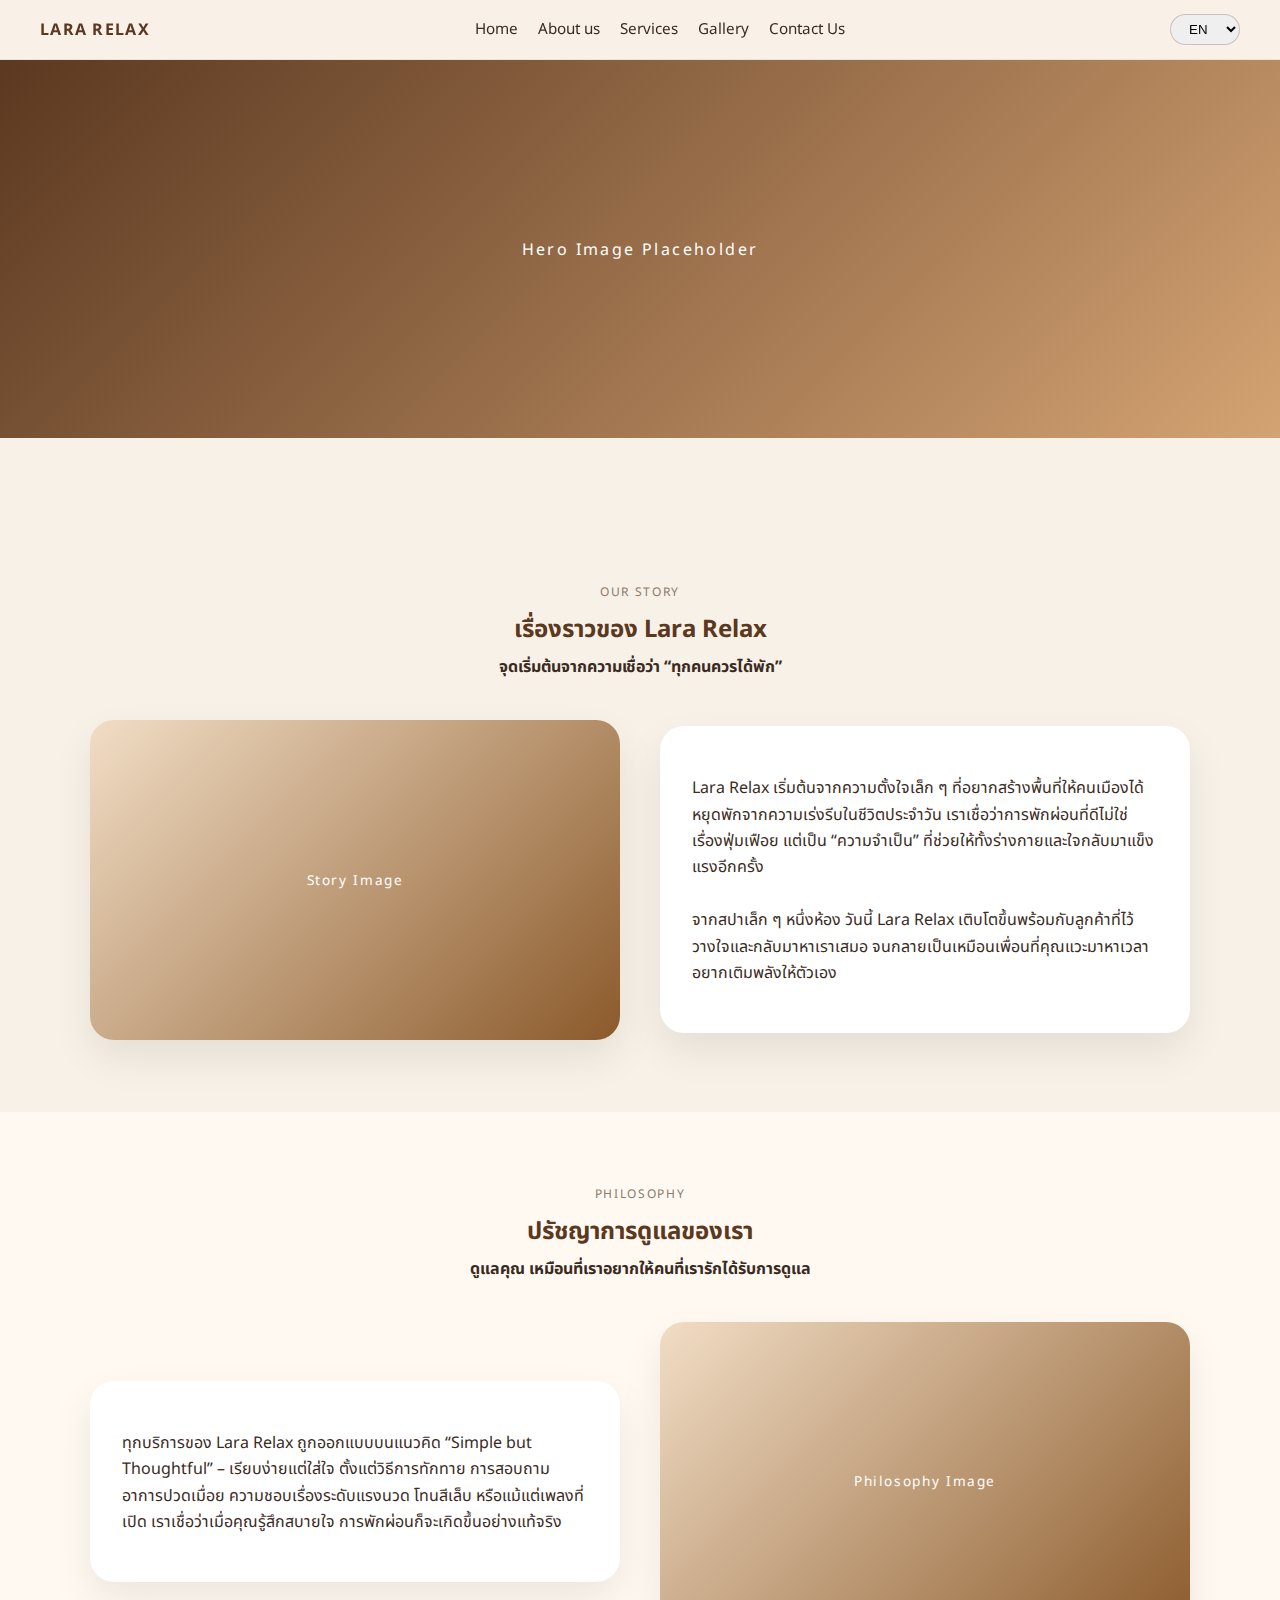
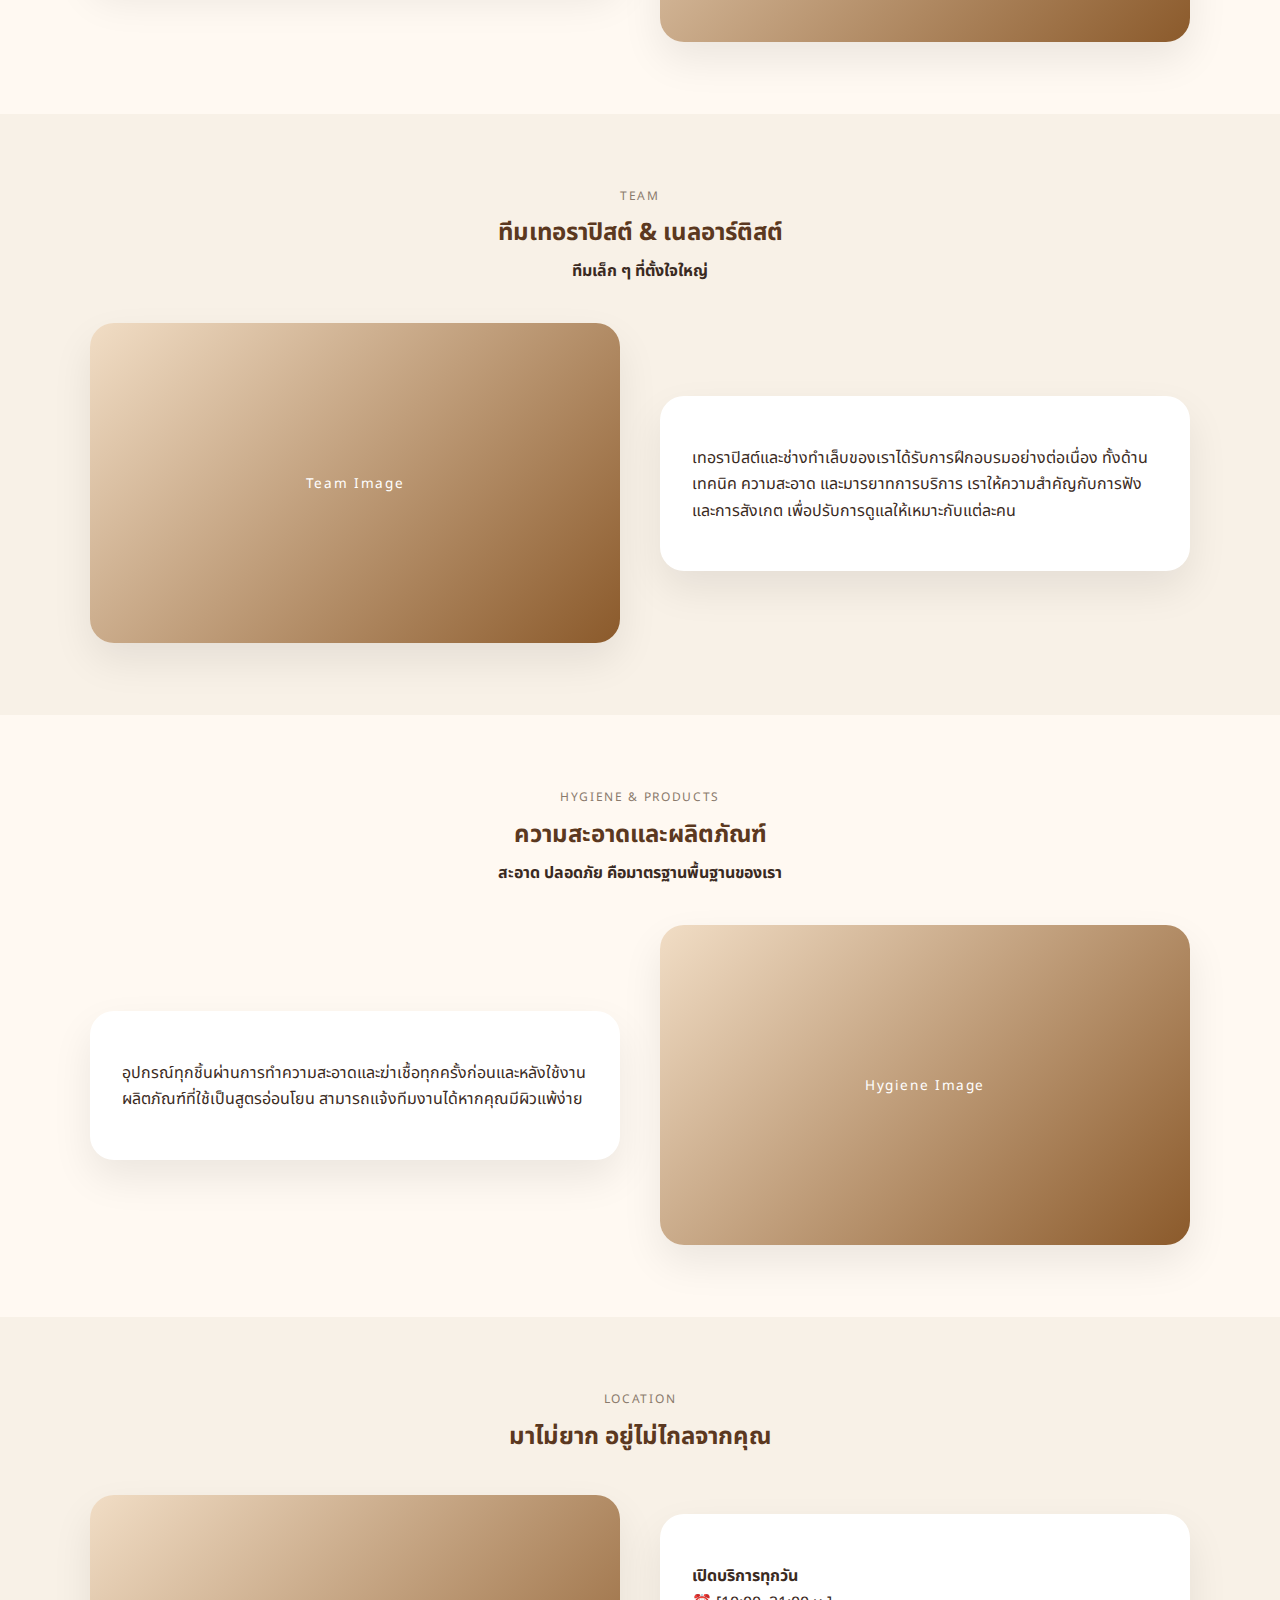
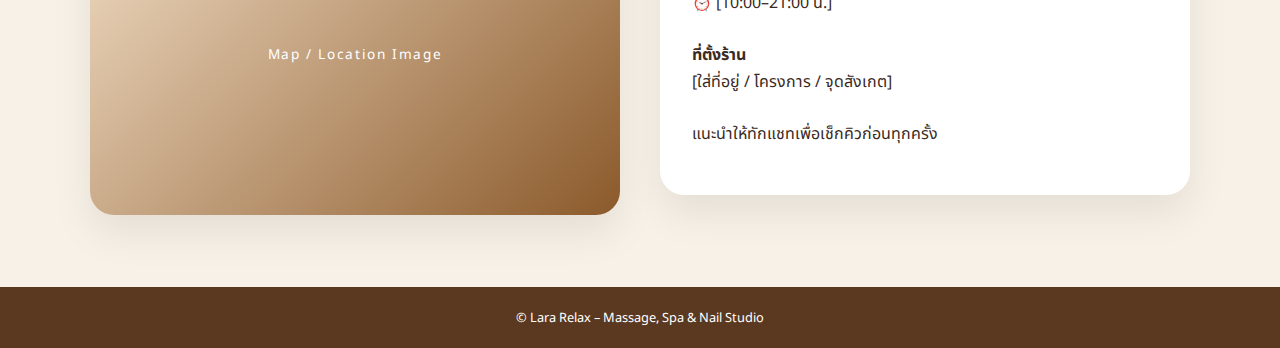
<file: AboutUs.html>
<!DOCTYPE html>
<html lang="en">
<head>
<meta charset="UTF-8" />
<title>Lara Relax – About Us</title>
<meta name="viewport" content="width=device-width, initial-scale=1.0" />
<link href="https://fonts.googleapis.com/css2?family=Noto+Sans:wght@300;400;500;600;700&family=Noto+Sans+Thai:wght@300;400;500;600;700&display=swap" rel="stylesheet" />
<style>
:root{
--color-bg:#f8f1e7;--color-bg-alt:#fff9f2;
--color-primary:#8b5a2b;--color-primary-dark:#5b3820;
--color-text:#3a2a22;--color-muted:#8a7a6c;
--radius-lg:24px;--shadow-soft:0 18px 40px rgba(0,0,0,.08);
}
*{box-sizing:border-box}
body{
margin:0;font-family:"Noto Sans","Noto Sans Thai",sans-serif;
background:var(--color-bg);color:var(--color-text);line-height:1.65;
}
a{text-decoration:none;color:inherit}
.container{max-width:1200px;margin:0 auto;padding:0 20px}

/* Header */
.site-header{position:sticky;top:0;z-index:50;background:rgba(248,241,231,.9);backdrop-filter:blur(14px);border-bottom:1px solid rgba(91,56,32,.08)}
.nav{display:flex;align-items:center;justify-content:space-between;padding:14px 0}
.logo{font-weight:700;letter-spacing:.08em;text-transform:uppercase;color:var(--color-primary-dark)}
.nav-links{display:flex;gap:20px;font-size:.95rem}
.nav-links a::after{content:"";display:block;width:0;height:2px;background:var(--color-primary);transition:.2s}
.nav-links a:hover::after{width:100%}
.lang-select{border-radius:999px;padding:6px 14px;border:1px solid rgba(91,56,32,.25)}

/* Hero */
.hero-image{
height:42vh;min-height:280px;
background:linear-gradient(135deg,#5b3820,#d4a373);
display:flex;align-items:center;justify-content:center;
}
.hero-image::after{content:"Hero Image Placeholder";color:#fff;letter-spacing:.15em}

/* Section */
section{padding:72px 0}
.section-header{text-align:center;max-width:820px;margin:0 auto 40px}
.kicker{font-size:.75rem;letter-spacing:.14em;color:var(--color-muted)}
h2{color:var(--color-primary-dark);margin:6px 0}
.lead{max-width:760px;margin:0 auto}

/* Alternating layout */
.split{
display:grid;grid-template-columns:1fr 1fr;
gap:40px;align-items:center;
max-width:1100px;margin:0 auto;
}
.split.reverse{direction:rtl}
.split.reverse > *{direction:ltr}
@media(max-width:900px){
.split,.split.reverse{grid-template-columns:1fr;direction:ltr}
}

/* Image placeholder */
.image-placeholder{
height:320px;border-radius:var(--radius-lg);
background:linear-gradient(135deg,#f1ddc5,#8b5a2b);
display:flex;align-items:center;justify-content:center;
color:#fff;font-size:.85rem;letter-spacing:.12em;
box-shadow:var(--shadow-soft);
}

/* Text card */
.text-card{
background:#fff;border-radius:var(--radius-lg);
padding:32px;box-shadow:var(--shadow-soft);
}

/* Footer */
footer{background:var(--color-primary-dark);color:#fff;text-align:center;padding:20px 0;font-size:.8rem}

@media(max-width:720px){
.nav-links{display:none}
section{padding:56px 0}
}
</style>
</head>

<body>

<header class="site-header">
<div class="container nav">
<div class="logo">Lara Relax</div>
<nav class="nav-links">
<a href="#">Home</a><a href="#">About us</a><a href="#">Services</a><a href="#">Gallery</a><a href="#">Contact Us</a>
</nav>
<select class="lang-select"><option>EN</option><option>TH</option><option>RU</option></select>
</div>
</header>

<section id="hero" style="padding-top:0 !important">
<div class="hero-image"></div>
</section>

<!-- Our Story -->
<section id="story">
<div class="container">
<div class="section-header">
<div class="kicker">OUR STORY</div>
<h2>เรื่องราวของ Lara Relax</h2>
<p class="lead"><strong>จุดเริ่มต้นจากความเชื่อว่า “ทุกคนควรได้พัก”</strong></p>
</div>

<div class="split">
<div class="image-placeholder">Story Image</div>
<div class="text-card">
<p>
Lara Relax เริ่มต้นจากความตั้งใจเล็ก ๆ ที่อยากสร้างพื้นที่ให้คนเมืองได้หยุดพักจากความเร่งรีบในชีวิตประจำวัน
เราเชื่อว่าการพักผ่อนที่ดีไม่ใช่เรื่องฟุ่มเฟือย แต่เป็น “ความจำเป็น” ที่ช่วยให้ทั้งร่างกายและใจกลับมาแข็งแรงอีกครั้ง
<br><br>
จากสปาเล็ก ๆ หนึ่งห้อง วันนี้ Lara Relax เติบโตขึ้นพร้อมกับลูกค้าที่ไว้วางใจและกลับมาหาเราเสมอ
จนกลายเป็นเหมือนเพื่อนที่คุณแวะมาหาเวลาอยากเติมพลังให้ตัวเอง
</p>
</div>
</div>
</div>
</section>

<!-- Philosophy -->
<section id="philosophy" style="background:var(--color-bg-alt)">
<div class="container">
<div class="section-header">
<div class="kicker">PHILOSOPHY</div>
<h2>ปรัชญาการดูแลของเรา</h2>
<p class="lead"><strong>ดูแลคุณ เหมือนที่เราอยากให้คนที่เรารักได้รับการดูแล</strong></p>
</div>

<div class="split reverse">
<div class="image-placeholder">Philosophy Image</div>
<div class="text-card">
<p>
ทุกบริการของ Lara Relax ถูกออกแบบบนแนวคิด “Simple but Thoughtful” – เรียบง่ายแต่ใส่ใจ
ตั้งแต่วิธีการทักทาย การสอบถามอาการปวดเมื่อย ความชอบเรื่องระดับแรงนวด
โทนสีเล็บ หรือแม้แต่เพลงที่เปิด เราเชื่อว่าเมื่อคุณรู้สึกสบายใจ การพักผ่อนก็จะเกิดขึ้นอย่างแท้จริง
</p>
</div>
</div>
</div>
</section>

<!-- Team -->
<section id="team">
<div class="container">
<div class="section-header">
<div class="kicker">TEAM</div>
<h2>ทีมเทอราปิสต์ & เนลอาร์ติสต์</h2>
<p class="lead"><strong>ทีมเล็ก ๆ ที่ตั้งใจใหญ่</strong></p>
</div>

<div class="split">
<div class="image-placeholder">Team Image</div>
<div class="text-card">
<p>
เทอราปิสต์และช่างทำเล็บของเราได้รับการฝึกอบรมอย่างต่อเนื่อง ทั้งด้านเทคนิค ความสะอาด
และมารยาทการบริการ เราให้ความสำคัญกับการฟังและการสังเกต
เพื่อปรับการดูแลให้เหมาะกับแต่ละคน
</p>
</div>
</div>
</div>
</section>

<!-- Hygiene -->
<section id="hygiene" style="background:var(--color-bg-alt)">
<div class="container">
<div class="section-header">
<div class="kicker">HYGIENE & PRODUCTS</div>
<h2>ความสะอาดและผลิตภัณฑ์</h2>
<p class="lead"><strong>สะอาด ปลอดภัย คือมาตรฐานพื้นฐานของเรา</strong></p>
</div>

<div class="split reverse">
<div class="image-placeholder">Hygiene Image</div>
<div class="text-card">
<p>
อุปกรณ์ทุกชิ้นผ่านการทำความสะอาดและฆ่าเชื้อทุกครั้งก่อนและหลังใช้งาน
ผลิตภัณฑ์ที่ใช้เป็นสูตรอ่อนโยน สามารถแจ้งทีมงานได้หากคุณมีผิวแพ้ง่าย
</p>
</div>
</div>
</div>
</section>

<!-- Location -->
<section id="location">
<div class="container">
<div class="section-header">
<div class="kicker">LOCATION</div>
<h2>มาไม่ยาก อยู่ไม่ไกลจากคุณ</h2>
</div>

<div class="split">
<div class="image-placeholder">Map / Location Image</div>
<div class="text-card">
<p>
<strong>เปิดบริการทุกวัน</strong><br>
⏰ [10:00–21:00 น.]<br><br>
<strong>ที่ตั้งร้าน</strong><br>
[ใส่ที่อยู่ / โครงการ / จุดสังเกต]<br><br>
แนะนำให้ทักแชทเพื่อเช็กคิวก่อนทุกครั้ง
</p>
</div>
</div>
</div>
</section>

<footer>
© Lara Relax – Massage, Spa & Nail Studio
</footer>

</body>
</html>
</file>
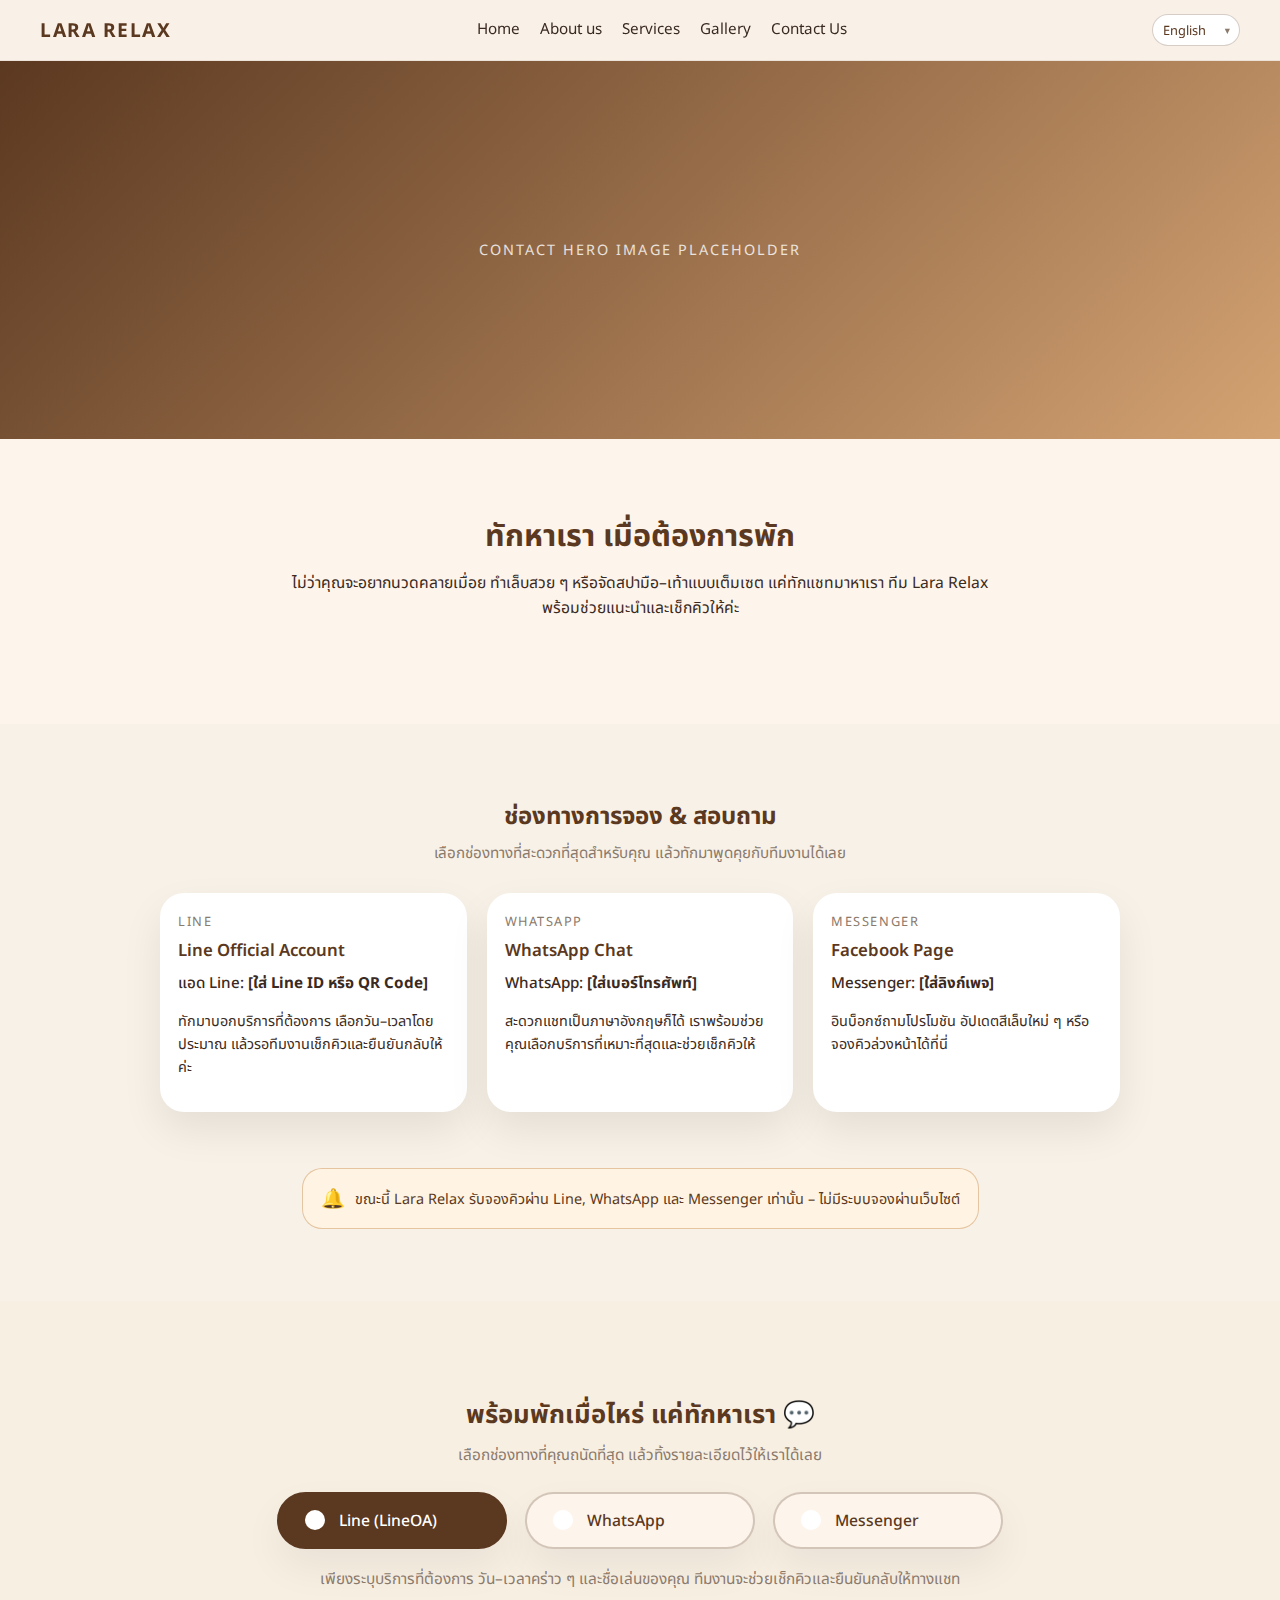
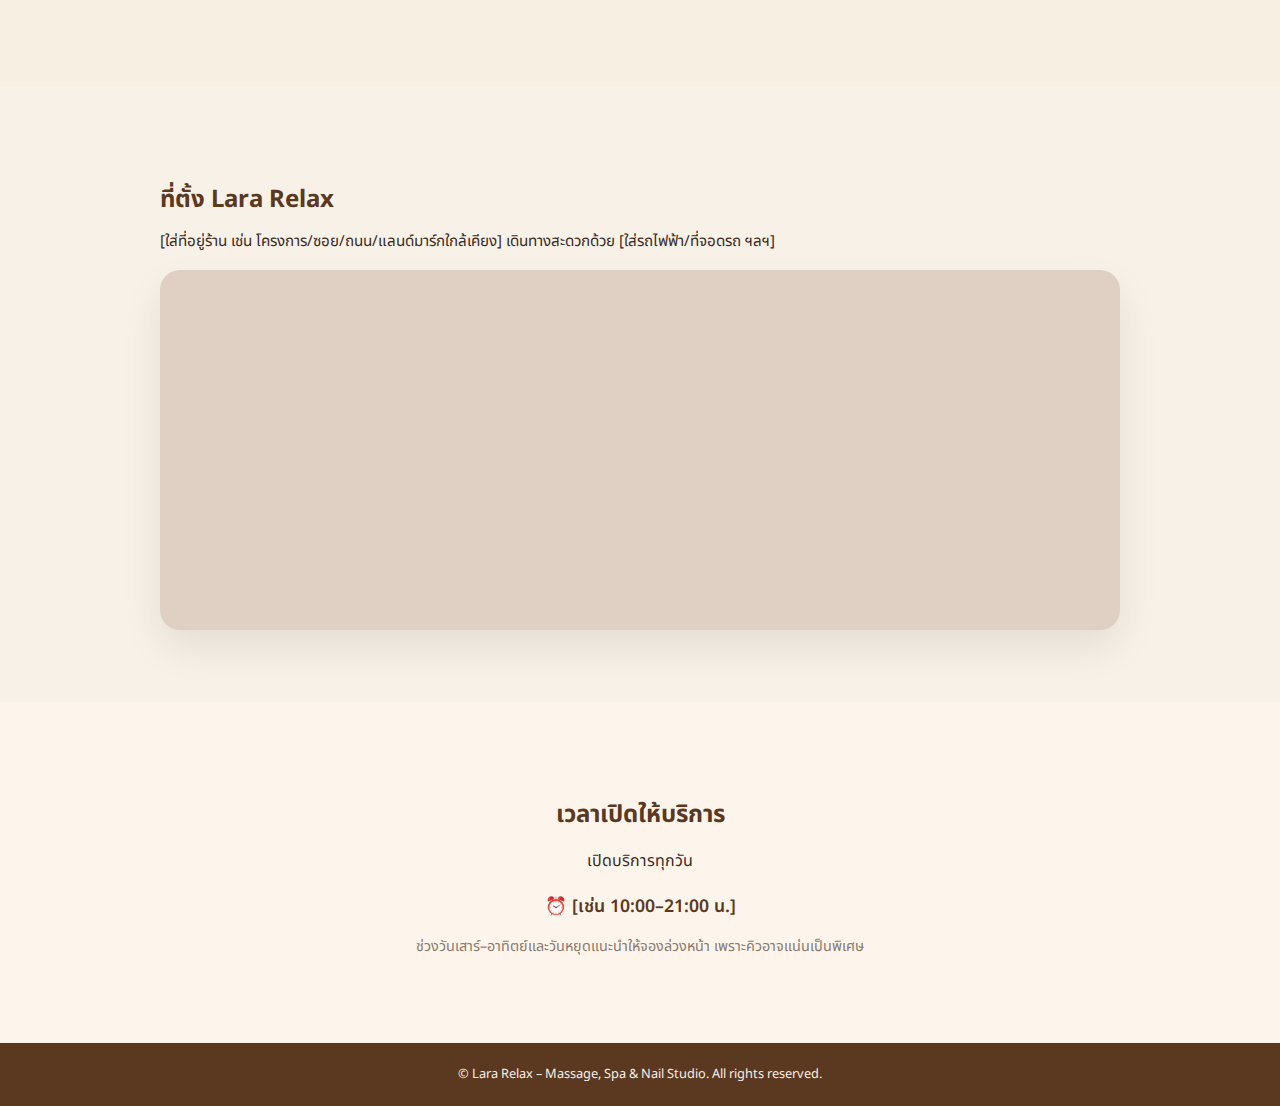
<file: contact.html>
<!DOCTYPE html>
<html lang="en">
<head>
  <meta charset="UTF-8" />
  <title>Lara Relax – Contact</title>
  <meta name="viewport" content="width=device-width, initial-scale=1.0" />

  <!-- Fonts + Shared CSS -->
  <link href="https://fonts.googleapis.com/css2?family=Noto+Sans:wght@300;400;500;600;700&family=Noto+Sans+Thai:wght@300;400;500;600;700&display=swap" rel="stylesheet" />
  <link rel="stylesheet" href="lara-relax-shared.css" />

  <style>
    /* ========= Contact page specific styles ========= */

    main {
      background: var(--color-bg);
    }

    section {
      padding: 72px 0;
    }

    @media (max-width: 720px) {
      section {
        padding: 56px 0;
      }
    }

    /* Hero banner (ภาพแนวนอน ไม่มีข้อความ) */
    #hero-contact {
      padding: 0;
      background: var(--color-primary-dark);
    }

    .hero-contact-image {
      height: 42vh;
      min-height: 260px;
      max-height: 520px;
      background: linear-gradient(135deg, #5b3820, #d4a373);
      display: flex;
      align-items: center;
      justify-content: center;
      position: relative;
    }

    .hero-contact-image::after {
      content: "Contact hero image placeholder";
      color: #fff;
      font-size: 0.9rem;
      letter-spacing: 0.14em;
      text-transform: uppercase;
      opacity: 0.8;
    }

    /* Section header (ใช้โทนเดียวกับหน้าอื่น) */
    .section-header {
      text-align: center;
      max-width: 820px;
      margin: 0 auto 32px;
    }

    .section-title {
      font-size: 1.9rem;
      margin: 0 0 10px;
      color: var(--color-primary-dark);
    }

    .section-subtitle {
      font-size: 0.98rem;
      color: var(--color-text);
      max-width: 720px;
      margin: 0 auto;
    }

    /* 5.1 Hero copy (ข้อความ) */
    #contact-hero-text {
      background: #fdf5ec;
    }

    /* 5.2 ช่องทางการจอง & สอบถาม */
    #contact-channels {
      background: var(--color-bg);
    }

    .contact-channels-inner {
      max-width: 1000px;
      margin: 0 auto;
    }

    .contact-channels-header {
      text-align: center;
      margin-bottom: 28px;
    }

    .contact-channels-header h2 {
      font-size: 1.5rem;
      margin: 0 0 6px;
      color: var(--color-primary-dark);
    }

    .contact-channels-header p {
      margin: 0;
      font-size: 0.95rem;
      color: var(--color-muted);
    }

    .contact-channel-grid {
      display: grid;
      grid-template-columns: repeat(3, minmax(0, 1fr));
      gap: 20px;
    }

    @media (max-width: 960px) {
      .contact-channel-grid {
        grid-template-columns: repeat(2, minmax(0, 1fr));
      }
    }

    @media (max-width: 720px) {
      .contact-channel-grid {
        grid-template-columns: minmax(0, 1fr);
      }
    }

    .contact-card {
      background: #ffffff;
      border-radius: var(--radius-lg);
      box-shadow: var(--shadow-soft);
      padding: 18px 18px 20px;
      font-size: 0.95rem;
      color: var(--color-text);
    }

    .contact-card-label {
      font-size: 0.8rem;
      text-transform: uppercase;
      letter-spacing: 0.12em;
      color: var(--color-muted);
      margin-bottom: 6px;
    }

    .contact-card-title {
      font-size: 1.05rem;
      font-weight: 600;
      color: var(--color-primary-dark);
      margin-bottom: 6px;
    }

    .contact-card-main {
      font-weight: 500;
      margin-bottom: 6px;
    }

    .contact-card-text {
      font-size: 0.9rem;
      color: var(--color-text);
    }

    /* กล่องข้อความย้ำสำคัญ */
    .important-note {
      margin-top: 28px;
      border-radius: 20px;
      padding: 14px 18px;
      background: #fff4e3;
      border: 1px solid rgba(212, 163, 115, 0.6);
      font-size: 0.9rem;
      color: var(--color-primary-dark);
      display: inline-flex;
      align-items: center;
      gap: 10px;
    }

    .important-note span.icon {
      font-size: 1.2rem;
    }

    /* ปุ่มแบบ pill (reuse style จาก gallery/services) */
    #contact-cta-pill {
      background: #f8efe3;
    }

    .contact-cta-inner {
      max-width: 900px;
      margin: 0 auto;
      text-align: center;
    }

    .contact-cta-inner h2 {
      font-size: 1.6rem;
      margin-bottom: 8px;
      color: var(--color-primary-dark);
    }

    .contact-cta-inner p {
      margin: 0 0 24px;
      font-size: 0.96rem;
      color: var(--color-muted);
    }

    .contact-pill-row {
      display: flex;
      justify-content: center;
      flex-wrap: wrap;
      gap: 18px;
      margin-bottom: 18px;
    }

    .contact-pill {
      min-width: 230px;
      padding: 14px 26px;
      border-radius: 999px;
      border: 2px solid rgba(91, 56, 32, 0.25);
      background: #fdf5ec;
      display: flex;
      align-items: center;
      justify-content: flex-start;
      gap: 14px;
      font-size: 0.98rem;
      font-weight: 500;
      color: var(--color-primary-dark);
      box-shadow: 0 18px 40px rgba(0, 0, 0, 0.06);
    }

    .contact-pill-dot {
      width: 20px;
      height: 20px;
      border-radius: 50%;
      background: #ffffff;
      flex-shrink: 0;
    }

    .contact-pill-active {
      background: var(--color-primary-dark);
      border-color: var(--color-primary-dark);
      color: #ffffff;
    }

    .contact-pill-active .contact-pill-dot {
      background: #ffffff;
    }

    .contact-cta-note {
      font-size: 0.9rem;
      color: var(--color-muted);
    }

    /* 5.3 Location & Map */
    #contact-location {
      background: var(--color-bg);
    }

    .location-inner {
      max-width: 1000px;
      margin: 0 auto;
    }

    .location-inner h2 {
      font-size: 1.5rem;
      margin-bottom: 10px;
      color: var(--color-primary-dark);
    }

    .location-inner p {
      margin-top: 0;
      margin-bottom: 18px;
      font-size: 0.95rem;
      color: var(--color-text);
    }

    .map-wrapper {
      border-radius: 20px;
      overflow: hidden;
      box-shadow: var(--shadow-soft);
      background: #e0d0c3;
    }

    .map-iframe {
      width: 100%;
      height: 360px;
      border: 0;
      display: block;
    }

    .map-placeholder {
      padding: 40px;
      text-align: center;
      font-size: 0.95rem;
      color: var(--color-muted);
    }

    /* 5.4 Opening hours */
    #contact-hours {
      background: #fdf5ec;
    }

    .hours-inner {
      max-width: 720px;
      margin: 0 auto;
      text-align: center;
    }

    .hours-inner h2 {
      font-size: 1.5rem;
      margin-bottom: 6px;
      color: var(--color-primary-dark);
    }

    .hours-main {
      font-size: 1rem;
      margin-bottom: 4px;
      color: var(--color-text);
    }

    .hours-time {
      font-size: 1.1rem;
      font-weight: 600;
      color: var(--color-primary-dark);
      margin-bottom: 10px;
    }

    .hours-note {
      font-size: 0.9rem;
      color: var(--color-muted);
    }
  </style>
</head>
<body>
  <!-- Header (shared) -->
  <header class="site-header">
    <div class="container nav">
      <div class="logo">Lara Relax</div>
      <nav class="nav-links">
        <a href="index.html">Home</a>
        <a href="about.html">About us</a>
        <a href="services.html">Services</a>
        <a href="gallery.html">Gallery</a>
        <a href="contact.html">Contact Us</a>
      </nav>
      <div class="lang-switcher" aria-label="Language selector">
        <select class="lang-select">
          <option value="en" selected>English</option>
          <option value="th">ไทย</option>
          <option value="ru">Русский</option>
        </select>
      </div>
    </div>
  </header>

  <main>
    <!-- Banner -->
    <section id="hero-contact" aria-label="Contact hero">
      <div class="hero-contact-image"></div>
    </section>

    <!-- 5.1 Hero text -->
    <section id="contact-hero-text">
      <div class="container">
        <div class="section-header">
          <h1 class="section-title">ทักหาเรา เมื่อต้องการพัก</h1>
          <p class="section-subtitle">
            ไม่ว่าคุณจะอยากนวดคลายเมื่อย ทำเล็บสวย ๆ หรือจัดสปามือ–เท้าแบบเต็มเซต
            แค่ทักแชทมาหาเรา ทีม Lara Relax พร้อมช่วยแนะนำและเช็กคิวให้ค่ะ
          </p>
        </div>
      </div>
    </section>

    <!-- 5.2 ช่องทางติดต่อ -->
    <section id="contact-channels">
      <div class="container contact-channels-inner">
        <div class="contact-channels-header">
          <h2>ช่องทางการจอง &amp; สอบถาม</h2>
          <p>เลือกช่องทางที่สะดวกที่สุดสำหรับคุณ แล้วทักมาพูดคุยกับทีมงานได้เลย</p>
        </div>

        <div class="contact-channel-grid">
          <!-- Line -->
          <article class="contact-card">
            <div class="contact-card-label">Line</div>
            <div class="contact-card-title">Line Official Account</div>
            <div class="contact-card-main">
              แอด Line: <strong>[ใส่ Line ID หรือ QR Code]</strong>
            </div>
            <p class="contact-card-text">
              ทักมาบอกบริการที่ต้องการ เลือกวัน–เวลาโดยประมาณ
              แล้วรอทีมงานเช็กคิวและยืนยันกลับให้ค่ะ
            </p>
          </article>

          <!-- WhatsApp -->
          <article class="contact-card">
            <div class="contact-card-label">WhatsApp</div>
            <div class="contact-card-title">WhatsApp Chat</div>
            <div class="contact-card-main">
              WhatsApp: <strong>[ใส่เบอร์โทรศัพท์]</strong>
            </div>
            <p class="contact-card-text">
              สะดวกแชทเป็นภาษาอังกฤษก็ได้
              เราพร้อมช่วยคุณเลือกบริการที่เหมาะที่สุดและช่วยเช็กคิวให้
            </p>
          </article>

          <!-- Messenger -->
          <article class="contact-card">
            <div class="contact-card-label">Messenger</div>
            <div class="contact-card-title">Facebook Page</div>
            <div class="contact-card-main">
              Messenger: <strong>[ใส่ลิงก์เพจ]</strong>
            </div>
            <p class="contact-card-text">
              อินบ็อกซ์ถามโปรโมชัน อัปเดตสีเล็บใหม่ ๆ
              หรือจองคิวล่วงหน้าได้ที่นี่
            </p>
          </article>
        </div>

        <div style="text-align: center; margin-top: 28px;">
          <div class="important-note">
            <span class="icon">🔔</span>
            <span>
              ขณะนี้ Lara Relax รับจองคิวผ่าน Line, WhatsApp และ Messenger เท่านั้น – ไม่มีระบบจองผ่านเว็บไซต์
            </span>
          </div>
        </div>
      </div>
    </section>

    <!-- ปุ่มแบบ pill (เหมือนหน้าอื่น) -->
    <section id="contact-cta-pill">
      <div class="container contact-cta-inner">
        <h2>พร้อมพักเมื่อไหร่ แค่ทักหาเรา 💬</h2>
        <p>เลือกช่องทางที่คุณถนัดที่สุด แล้วทิ้งรายละเอียดไว้ให้เราได้เลย</p>

        <div class="contact-pill-row">
          <a href="#" class="contact-pill contact-pill-active">
            <span class="contact-pill-dot"></span>
            <span>Line (LineOA)</span>
          </a>
          <a href="https://wa.me/+66xxxxxxxxx" class="contact-pill">
            <span class="contact-pill-dot"></span>
            <span>WhatsApp</span>
          </a>
          <a href="#" class="contact-pill">
            <span class="contact-pill-dot"></span>
            <span>Messenger</span>
          </a>
        </div>

        <p class="contact-cta-note">
          เพียงระบุบริการที่ต้องการ วัน–เวลาคร่าว ๆ และชื่อเล่นของคุณ
          ทีมงานจะช่วยเช็กคิวและยืนยันกลับให้ทางแชท
        </p>
      </div>
    </section>

    <!-- 5.3 Location & Map -->
    <section id="contact-location">
      <div class="container location-inner">
        <h2>ที่ตั้ง Lara Relax</h2>
        <p>
          [ใส่ที่อยู่ร้าน เช่น โครงการ/ซอย/ถนน/แลนด์มาร์กใกล้เคียง]  
          เดินทางสะดวกด้วย [ใส่รถไฟฟ้า/ที่จอดรถ ฯลฯ]
        </p>

        <div class="map-wrapper">
          <!-- แทนที่ src ด้วย Google Maps Embed จริงของร้าน -->
          <iframe
            class="map-iframe"
            src="https://www.google.com/maps/embed?pb=[YOUR_GOOGLE_MAPS_EMBED_CODE]"
            loading="lazy"
            referrerpolicy="no-referrer-when-downgrade">
          </iframe>
        </div>
      </div>
    </section>

    <!-- 5.4 Opening hours -->
    <section id="contact-hours">
      <div class="container hours-inner">
        <h2>เวลาเปิดให้บริการ</h2>
        <p class="hours-main">เปิดบริการทุกวัน</p>
        <p class="hours-time">⏰ [เช่น 10:00–21:00 น.]</p>
        <p class="hours-note">
          ช่วงวันเสาร์–อาทิตย์และวันหยุดแนะนำให้จองล่วงหน้า เพราะคิวอาจแน่นเป็นพิเศษ
        </p>
      </div>
    </section>
  </main>

  <footer>
    © Lara Relax – Massage, Spa &amp; Nail Studio. All rights reserved.
  </footer>
</body>
</html>
</file>
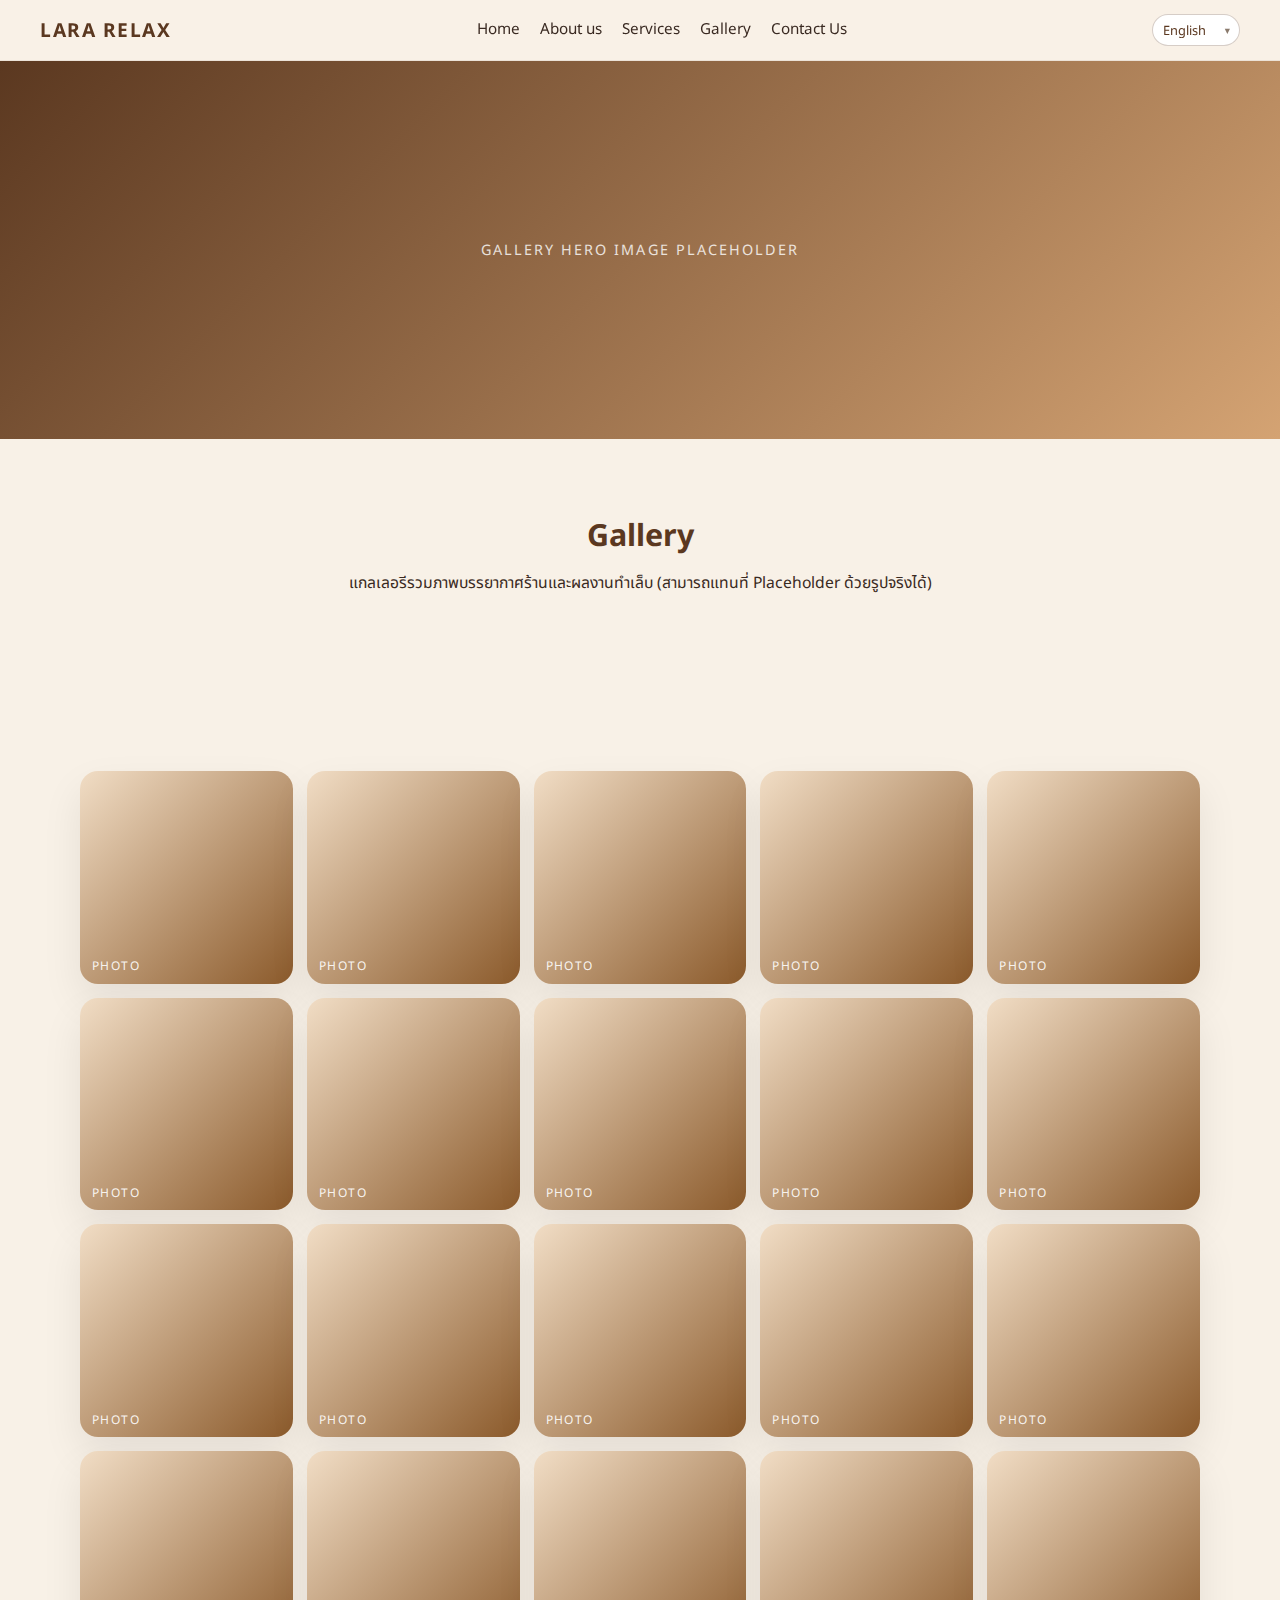
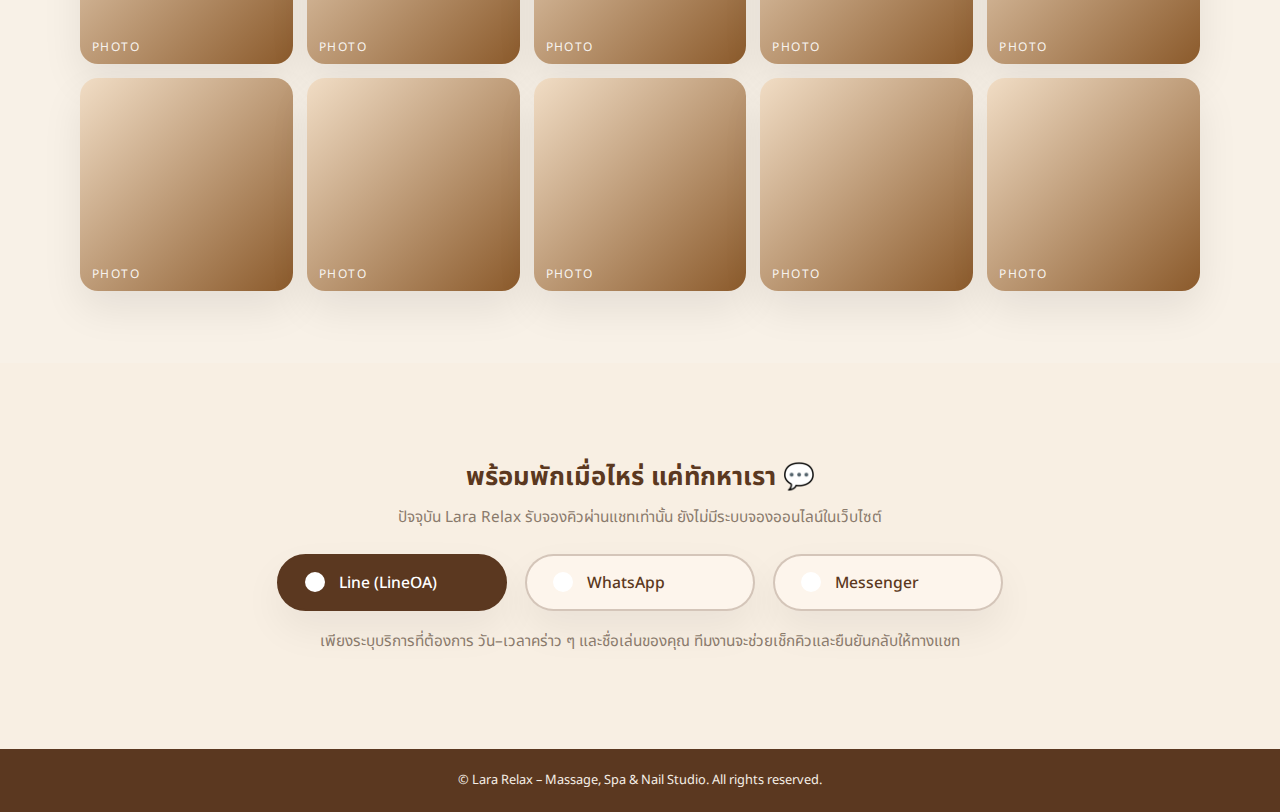
<file: gallery.html>
<!DOCTYPE html>
<html lang="en">
<head>
  <meta charset="UTF-8" />
  <title>Lara Relax – Gallery</title>
  <meta name="viewport" content="width=device-width, initial-scale=1.0" />

  <!-- Fonts + Shared CSS -->
  <link href="https://fonts.googleapis.com/css2?family=Noto+Sans:wght@300;400;500;600;700&family=Noto+Sans+Thai:wght@300;400;500;600;700&display=swap" rel="stylesheet" />
  <link rel="stylesheet" href="lara-relax-shared.css" />

  <style>
    /* ======== Gallery page specific styles ======== */

    main {
      background: var(--color-bg);
    }

    section {
      padding: 72px 0;
    }

    @media (max-width: 720px) {
      section {
        padding: 56px 0;
      }
    }

    /* Hero banner (ภาพแนวนอน ไม่มีข้อความ) */
    #hero-gallery {
      padding: 0;
      background: var(--color-primary-dark);
    }

    .hero-gallery-image {
      height: 42vh;
      min-height: 260px;
      max-height: 520px;
      background: linear-gradient(135deg, #5b3820, #d4a373);
      display: flex;
      align-items: center;
      justify-content: center;
      position: relative;
    }

    .hero-gallery-image::after {
      content: "Gallery hero image placeholder";
      color: #fff;
      font-size: 0.9rem;
      letter-spacing: 0.14em;
      text-transform: uppercase;
      opacity: 0.8;
    }

    /* Intro text */
    .section-header {
      text-align: center;
      max-width: 820px;
      margin: 0 auto 32px;
    }

    .section-title {
      font-size: 1.9rem;
      margin: 0 0 10px;
      color: var(--color-primary-dark);
    }

    .section-subtitle {
      font-size: 0.98rem;
      color: var(--color-text);
      max-width: 720px;
      margin: 0 auto;
    }

    /* Gallery grid 5 x 5 (1:1) */
    .gallery-wrapper {
      max-width: 1120px;
      margin: 0 auto;
    }

    .gallery-grid {
      display: grid;
      grid-template-columns: repeat(5, minmax(0, 1fr));
      gap: 14px;
    }

    @media (max-width: 1024px) {
      .gallery-grid {
        grid-template-columns: repeat(4, minmax(0, 1fr));
      }
    }

    @media (max-width: 768px) {
      .gallery-grid {
        grid-template-columns: repeat(3, minmax(0, 1fr));
      }
    }

    @media (max-width: 520px) {
      .gallery-grid {
        grid-template-columns: repeat(2, minmax(0, 1fr));
      }
    }

    .gallery-item {
      aspect-ratio: 1 / 1;
      border-radius: 18px;
      background: linear-gradient(135deg, #f1ddc5, #8b5a2b);
      box-shadow: var(--shadow-soft);
      position: relative;
      overflow: hidden;
    }

    .gallery-item::after {
      content: "Photo";
      position: absolute;
      bottom: 8px;
      left: 12px;
      font-size: 0.75rem;
      letter-spacing: 0.12em;
      text-transform: uppercase;
      color: rgba(255, 255, 255, 0.9);
    }

    /* ===== ปุ่มแบบในรูป (CTA แกลเลอรี) ===== */

    #gallery-cta {
      background: #f8efe3;
    }

    .gallery-cta-inner {
      max-width: 900px;
      margin: 0 auto;
      text-align: center;
    }

    .gallery-cta-inner h2 {
      font-size: 1.6rem;
      margin-bottom: 8px;
      color: var(--color-primary-dark);
    }

    .gallery-cta-inner p {
      margin: 0 0 24px;
      font-size: 0.96rem;
      color: var(--color-muted);
    }

    .contact-pill-row {
      display: flex;
      justify-content: center;
      flex-wrap: wrap;
      gap: 18px;
      margin-bottom: 18px;
    }

    .contact-pill {
      min-width: 230px;
      padding: 14px 26px;
      border-radius: 999px;
      border: 2px solid rgba(91, 56, 32, 0.25);
      background: #fdf5ec;
      display: flex;
      align-items: center;
      justify-content: flex-start;
      gap: 14px;
      font-size: 0.98rem;
      font-weight: 500;
      color: var(--color-primary-dark);
      box-shadow: 0 18px 40px rgba(0, 0, 0, 0.06);
    }

    .contact-pill-dot {
      width: 20px;
      height: 20px;
      border-radius: 50%;
      background: #ffffff;
      flex-shrink: 0;
    }

    .contact-pill-active {
      background: var(--color-primary-dark);
      border-color: var(--color-primary-dark);
      color: #ffffff;
    }

    .contact-pill-active .contact-pill-dot {
      background: #ffffff;
    }

    .gallery-cta-note {
      font-size: 0.9rem;
      color: var(--color-muted);
    }
  </style>
</head>
<body>
  <!-- Header (shared) -->
  <header class="site-header">
    <div class="container nav">
      <div class="logo">Lara Relax</div>
      <nav class="nav-links">
        <a href="index.html">Home</a>
        <a href="about.html">About us</a>
        <a href="services.html">Services</a>
        <a href="gallery.html">Gallery</a>
        <a href="contact.html">Contact Us</a>
      </nav>
      <div class="lang-switcher" aria-label="Language selector">
        <select class="lang-select">
          <option value="en" selected>English</option>
          <option value="th">ไทย</option>
          <option value="ru">Русский</option>
        </select>
      </div>
    </div>
  </header>

  <main>
    <!-- Hero banner -->
    <section id="hero-gallery" aria-label="Gallery hero">
      <div class="hero-gallery-image"></div>
    </section>

    <!-- Intro text -->
    <section id="gallery-intro">
      <div class="container">
        <div class="section-header">
          <h1 class="section-title">Gallery</h1>
          <p class="section-subtitle">
            แกลเลอรีรวมภาพบรรยากาศร้านและผลงานทำเล็บ (สามารถแทนที่ Placeholder ด้วยรูปจริงได้)
          </p>
        </div>
      </div>
    </section>

    <!-- Gallery grid 25 ภาพ 1:1 -->
    <section id="gallery-grid-section">
      <div class="gallery-wrapper">
        <div class="gallery-grid">
          <!-- 25 รูป placeholder -->
          <div class="gallery-item"></div>
          <div class="gallery-item"></div>
          <div class="gallery-item"></div>
          <div class="gallery-item"></div>
          <div class="gallery-item"></div>

          <div class="gallery-item"></div>
          <div class="gallery-item"></div>
          <div class="gallery-item"></div>
          <div class="gallery-item"></div>
          <div class="gallery-item"></div>

          <div class="gallery-item"></div>
          <div class="gallery-item"></div>
          <div class="gallery-item"></div>
          <div class="gallery-item"></div>
          <div class="gallery-item"></div>

          <div class="gallery-item"></div>
          <div class="gallery-item"></div>
          <div class="gallery-item"></div>
          <div class="gallery-item"></div>
          <div class="gallery-item"></div>

          <div class="gallery-item"></div>
          <div class="gallery-item"></div>
          <div class="gallery-item"></div>
          <div class="gallery-item"></div>
          <div class="gallery-item"></div>
        </div>
      </div>
    </section>

    <!-- CTA ปุ่มแบบในรูป -->
    <section id="gallery-cta">
      <div class="container gallery-cta-inner">
        <h2>พร้อมพักเมื่อไหร่ แค่ทักหาเรา 💬</h2>
        <p>ปัจจุบัน Lara Relax รับจองคิวผ่านแชทเท่านั้น ยังไม่มีระบบจองออนไลน์ในเว็บไซต์</p>

        <div class="contact-pill-row">
          <a href="#" class="contact-pill contact-pill-active">
            <span class="contact-pill-dot"></span>
            <span>Line (LineOA)</span>
          </a>
          <a href="https://wa.me/+66xxxxxxxxx" class="contact-pill">
            <span class="contact-pill-dot"></span>
            <span>WhatsApp</span>
          </a>
          <a href="#" class="contact-pill">
            <span class="contact-pill-dot"></span>
            <span>Messenger</span>
          </a>
        </div>

        <p class="gallery-cta-note">
          เพียงระบุบริการที่ต้องการ วัน–เวลาคร่าว ๆ และชื่อเล่นของคุณ
          ทีมงานจะช่วยเช็กคิวและยืนยันกลับให้ทางแชท
        </p>
      </div>
    </section>
  </main>

  <footer>
    © Lara Relax – Massage, Spa &amp; Nail Studio. All rights reserved.
  </footer>
</body>
</html>
</file>
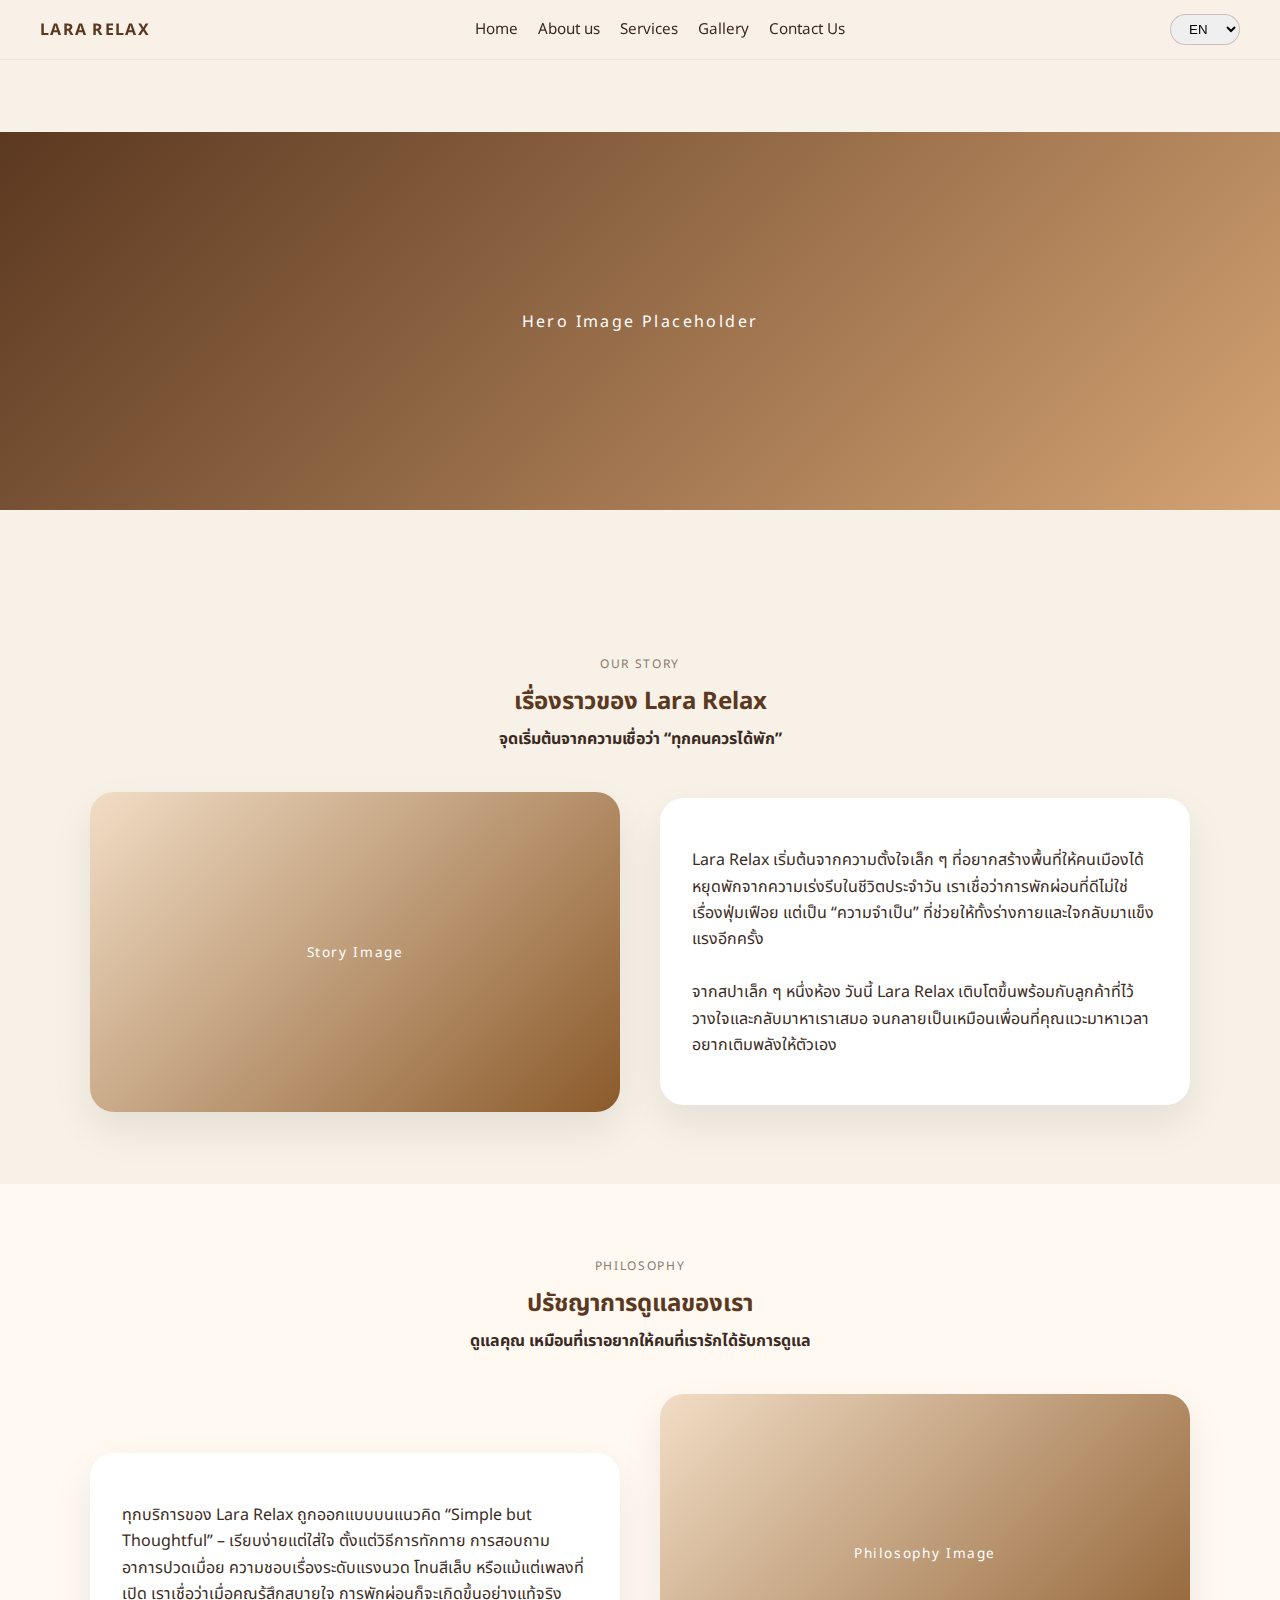
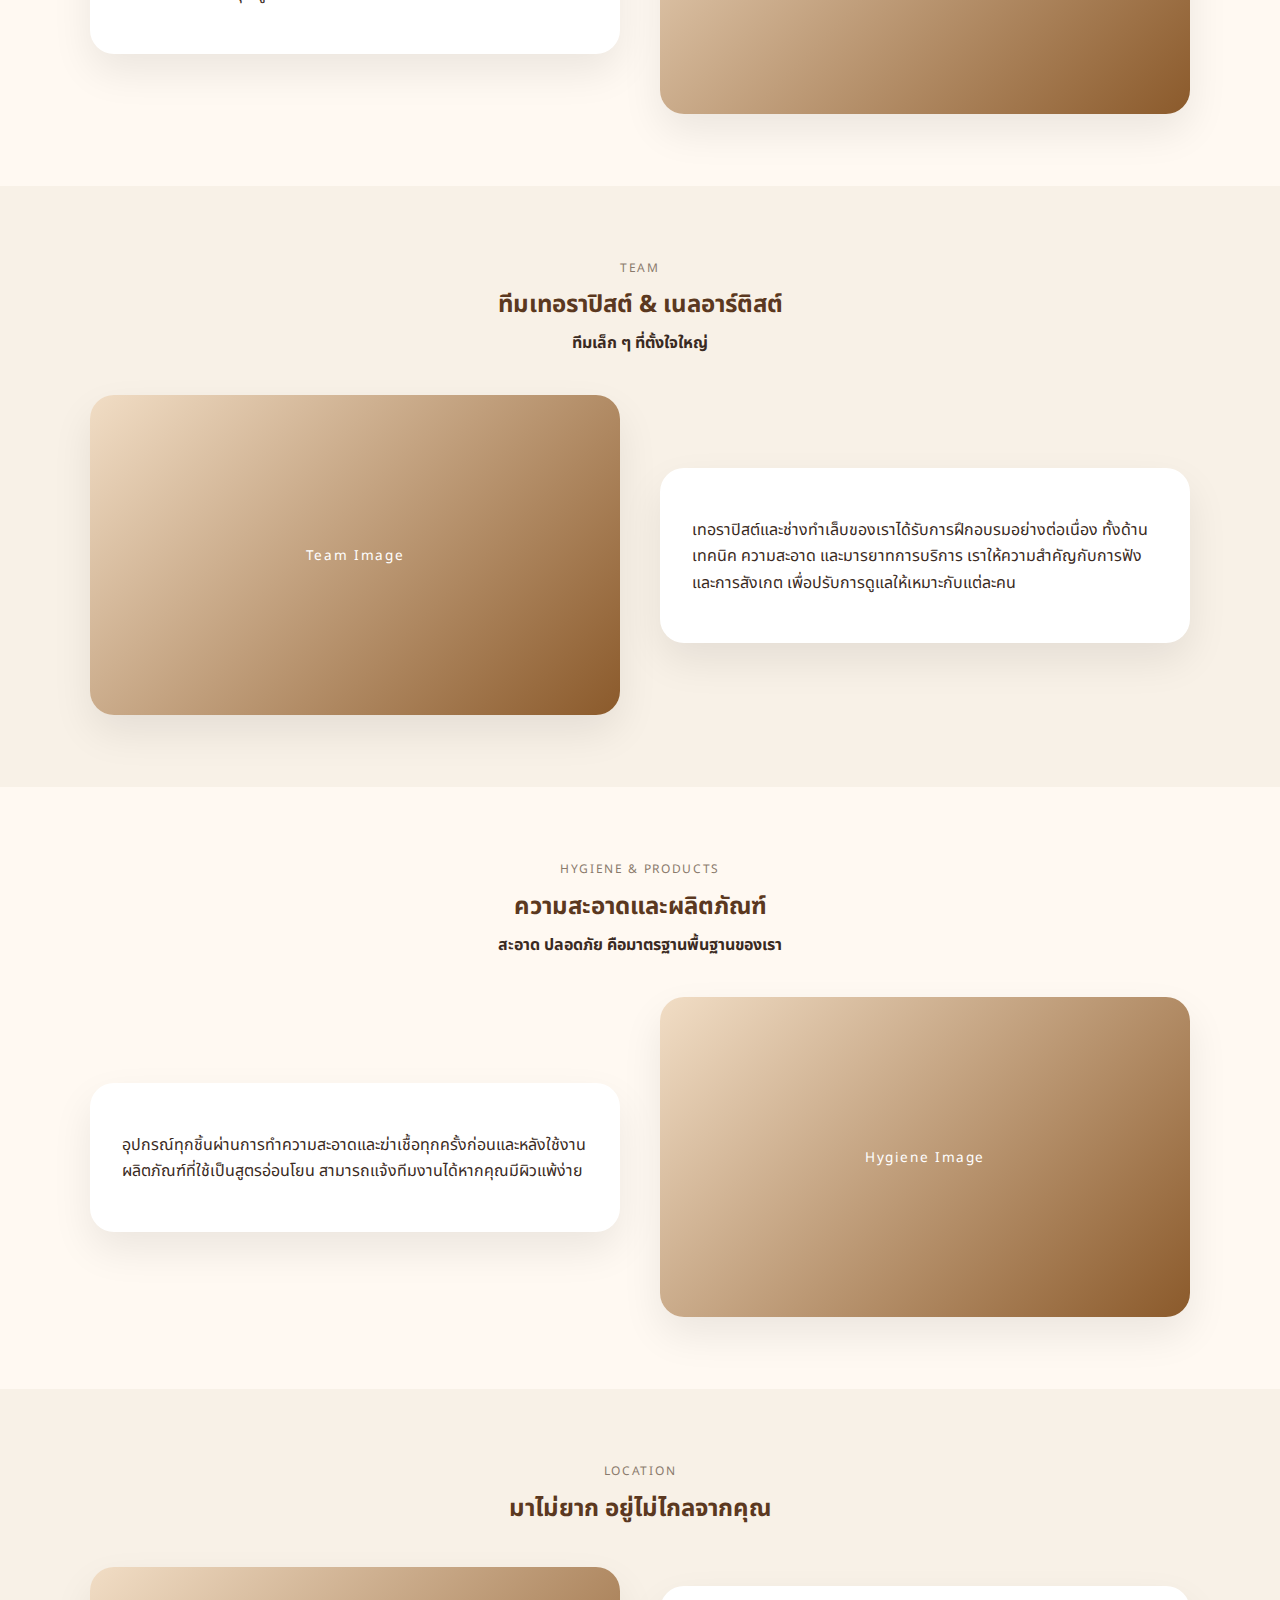
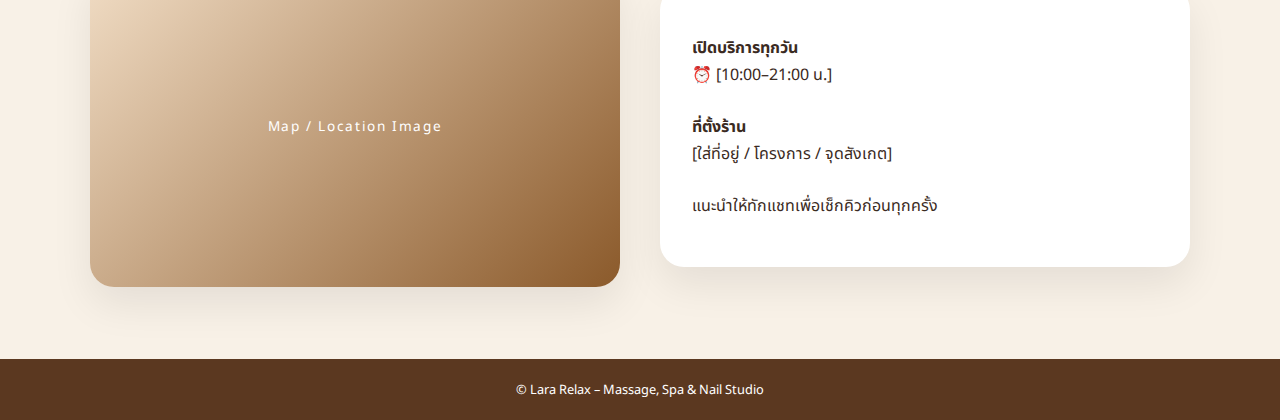
<file: lara-relax-about-v3 (1).html>
<!DOCTYPE html>
<html lang="en">
<head>
<meta charset="UTF-8" />
<title>Lara Relax – About Us</title>
<meta name="viewport" content="width=device-width, initial-scale=1.0" />
<link href="https://fonts.googleapis.com/css2?family=Noto+Sans:wght@300;400;500;600;700&family=Noto+Sans+Thai:wght@300;400;500;600;700&display=swap" rel="stylesheet" />
<style>
:root{
--color-bg:#f8f1e7;--color-bg-alt:#fff9f2;
--color-primary:#8b5a2b;--color-primary-dark:#5b3820;
--color-text:#3a2a22;--color-muted:#8a7a6c;
--radius-lg:24px;--shadow-soft:0 18px 40px rgba(0,0,0,.08);
}
*{box-sizing:border-box}
body{
margin:0;font-family:"Noto Sans","Noto Sans Thai",sans-serif;
background:var(--color-bg);color:var(--color-text);line-height:1.65;
}
a{text-decoration:none;color:inherit}
.container{max-width:1200px;margin:0 auto;padding:0 20px}

/* Header */
.site-header{position:sticky;top:0;z-index:50;background:rgba(248,241,231,.9);backdrop-filter:blur(14px);border-bottom:1px solid rgba(91,56,32,.08)}
.nav{display:flex;align-items:center;justify-content:space-between;padding:14px 0}
.logo{font-weight:700;letter-spacing:.08em;text-transform:uppercase;color:var(--color-primary-dark)}
.nav-links{display:flex;gap:20px;font-size:.95rem}
.nav-links a::after{content:"";display:block;width:0;height:2px;background:var(--color-primary);transition:.2s}
.nav-links a:hover::after{width:100%}
.lang-select{border-radius:999px;padding:6px 14px;border:1px solid rgba(91,56,32,.25)}

/* Hero */
.hero-image{
height:42vh;min-height:280px;
background:linear-gradient(135deg,#5b3820,#d4a373);
display:flex;align-items:center;justify-content:center;
}
.hero-image::after{content:"Hero Image Placeholder";color:#fff;letter-spacing:.15em}

/* Section */
section{padding:72px 0}
.section-header{text-align:center;max-width:820px;margin:0 auto 40px}
.kicker{font-size:.75rem;letter-spacing:.14em;color:var(--color-muted)}
h2{color:var(--color-primary-dark);margin:6px 0}
.lead{max-width:760px;margin:0 auto}

/* Alternating layout */
.split{
display:grid;grid-template-columns:1fr 1fr;
gap:40px;align-items:center;
max-width:1100px;margin:0 auto;
}
.split.reverse{direction:rtl}
.split.reverse > *{direction:ltr}
@media(max-width:900px){
.split,.split.reverse{grid-template-columns:1fr;direction:ltr}
}

/* Image placeholder */
.image-placeholder{
height:320px;border-radius:var(--radius-lg);
background:linear-gradient(135deg,#f1ddc5,#8b5a2b);
display:flex;align-items:center;justify-content:center;
color:#fff;font-size:.85rem;letter-spacing:.12em;
box-shadow:var(--shadow-soft);
}

/* Text card */
.text-card{
background:#fff;border-radius:var(--radius-lg);
padding:32px;box-shadow:var(--shadow-soft);
}

/* Footer */
footer{background:var(--color-primary-dark);color:#fff;text-align:center;padding:20px 0;font-size:.8rem}

@media(max-width:720px){
.nav-links{display:none}
section{padding:56px 0}
}
</style>
</head>

<body>

<header class="site-header">
<div class="container nav">
<div class="logo">Lara Relax</div>
<nav class="nav-links">
<a href="#">Home</a><a href="#">About us</a><a href="#">Services</a><a href="#">Gallery</a><a href="#">Contact Us</a>
</nav>
<select class="lang-select"><option>EN</option><option>TH</option><option>RU</option></select>
</div>
</header>

<section id="hero">
<div class="hero-image"></div>
</section>

<!-- Our Story -->
<section id="story">
<div class="container">
<div class="section-header">
<div class="kicker">OUR STORY</div>
<h2>เรื่องราวของ Lara Relax</h2>
<p class="lead"><strong>จุดเริ่มต้นจากความเชื่อว่า “ทุกคนควรได้พัก”</strong></p>
</div>

<div class="split">
<div class="image-placeholder">Story Image</div>
<div class="text-card">
<p>
Lara Relax เริ่มต้นจากความตั้งใจเล็ก ๆ ที่อยากสร้างพื้นที่ให้คนเมืองได้หยุดพักจากความเร่งรีบในชีวิตประจำวัน
เราเชื่อว่าการพักผ่อนที่ดีไม่ใช่เรื่องฟุ่มเฟือย แต่เป็น “ความจำเป็น” ที่ช่วยให้ทั้งร่างกายและใจกลับมาแข็งแรงอีกครั้ง
<br><br>
จากสปาเล็ก ๆ หนึ่งห้อง วันนี้ Lara Relax เติบโตขึ้นพร้อมกับลูกค้าที่ไว้วางใจและกลับมาหาเราเสมอ
จนกลายเป็นเหมือนเพื่อนที่คุณแวะมาหาเวลาอยากเติมพลังให้ตัวเอง
</p>
</div>
</div>
</div>
</section>

<!-- Philosophy -->
<section id="philosophy" style="background:var(--color-bg-alt)">
<div class="container">
<div class="section-header">
<div class="kicker">PHILOSOPHY</div>
<h2>ปรัชญาการดูแลของเรา</h2>
<p class="lead"><strong>ดูแลคุณ เหมือนที่เราอยากให้คนที่เรารักได้รับการดูแล</strong></p>
</div>

<div class="split reverse">
<div class="image-placeholder">Philosophy Image</div>
<div class="text-card">
<p>
ทุกบริการของ Lara Relax ถูกออกแบบบนแนวคิด “Simple but Thoughtful” – เรียบง่ายแต่ใส่ใจ
ตั้งแต่วิธีการทักทาย การสอบถามอาการปวดเมื่อย ความชอบเรื่องระดับแรงนวด
โทนสีเล็บ หรือแม้แต่เพลงที่เปิด เราเชื่อว่าเมื่อคุณรู้สึกสบายใจ การพักผ่อนก็จะเกิดขึ้นอย่างแท้จริง
</p>
</div>
</div>
</div>
</section>

<!-- Team -->
<section id="team">
<div class="container">
<div class="section-header">
<div class="kicker">TEAM</div>
<h2>ทีมเทอราปิสต์ & เนลอาร์ติสต์</h2>
<p class="lead"><strong>ทีมเล็ก ๆ ที่ตั้งใจใหญ่</strong></p>
</div>

<div class="split">
<div class="image-placeholder">Team Image</div>
<div class="text-card">
<p>
เทอราปิสต์และช่างทำเล็บของเราได้รับการฝึกอบรมอย่างต่อเนื่อง ทั้งด้านเทคนิค ความสะอาด
และมารยาทการบริการ เราให้ความสำคัญกับการฟังและการสังเกต
เพื่อปรับการดูแลให้เหมาะกับแต่ละคน
</p>
</div>
</div>
</div>
</section>

<!-- Hygiene -->
<section id="hygiene" style="background:var(--color-bg-alt)">
<div class="container">
<div class="section-header">
<div class="kicker">HYGIENE & PRODUCTS</div>
<h2>ความสะอาดและผลิตภัณฑ์</h2>
<p class="lead"><strong>สะอาด ปลอดภัย คือมาตรฐานพื้นฐานของเรา</strong></p>
</div>

<div class="split reverse">
<div class="image-placeholder">Hygiene Image</div>
<div class="text-card">
<p>
อุปกรณ์ทุกชิ้นผ่านการทำความสะอาดและฆ่าเชื้อทุกครั้งก่อนและหลังใช้งาน
ผลิตภัณฑ์ที่ใช้เป็นสูตรอ่อนโยน สามารถแจ้งทีมงานได้หากคุณมีผิวแพ้ง่าย
</p>
</div>
</div>
</div>
</section>

<!-- Location -->
<section id="location">
<div class="container">
<div class="section-header">
<div class="kicker">LOCATION</div>
<h2>มาไม่ยาก อยู่ไม่ไกลจากคุณ</h2>
</div>

<div class="split">
<div class="image-placeholder">Map / Location Image</div>
<div class="text-card">
<p>
<strong>เปิดบริการทุกวัน</strong><br>
⏰ [10:00–21:00 น.]<br><br>
<strong>ที่ตั้งร้าน</strong><br>
[ใส่ที่อยู่ / โครงการ / จุดสังเกต]<br><br>
แนะนำให้ทักแชทเพื่อเช็กคิวก่อนทุกครั้ง
</p>
</div>
</div>
</div>
</section>

<footer>
© Lara Relax – Massage, Spa & Nail Studio
</footer>

</body>
</html>
</file>
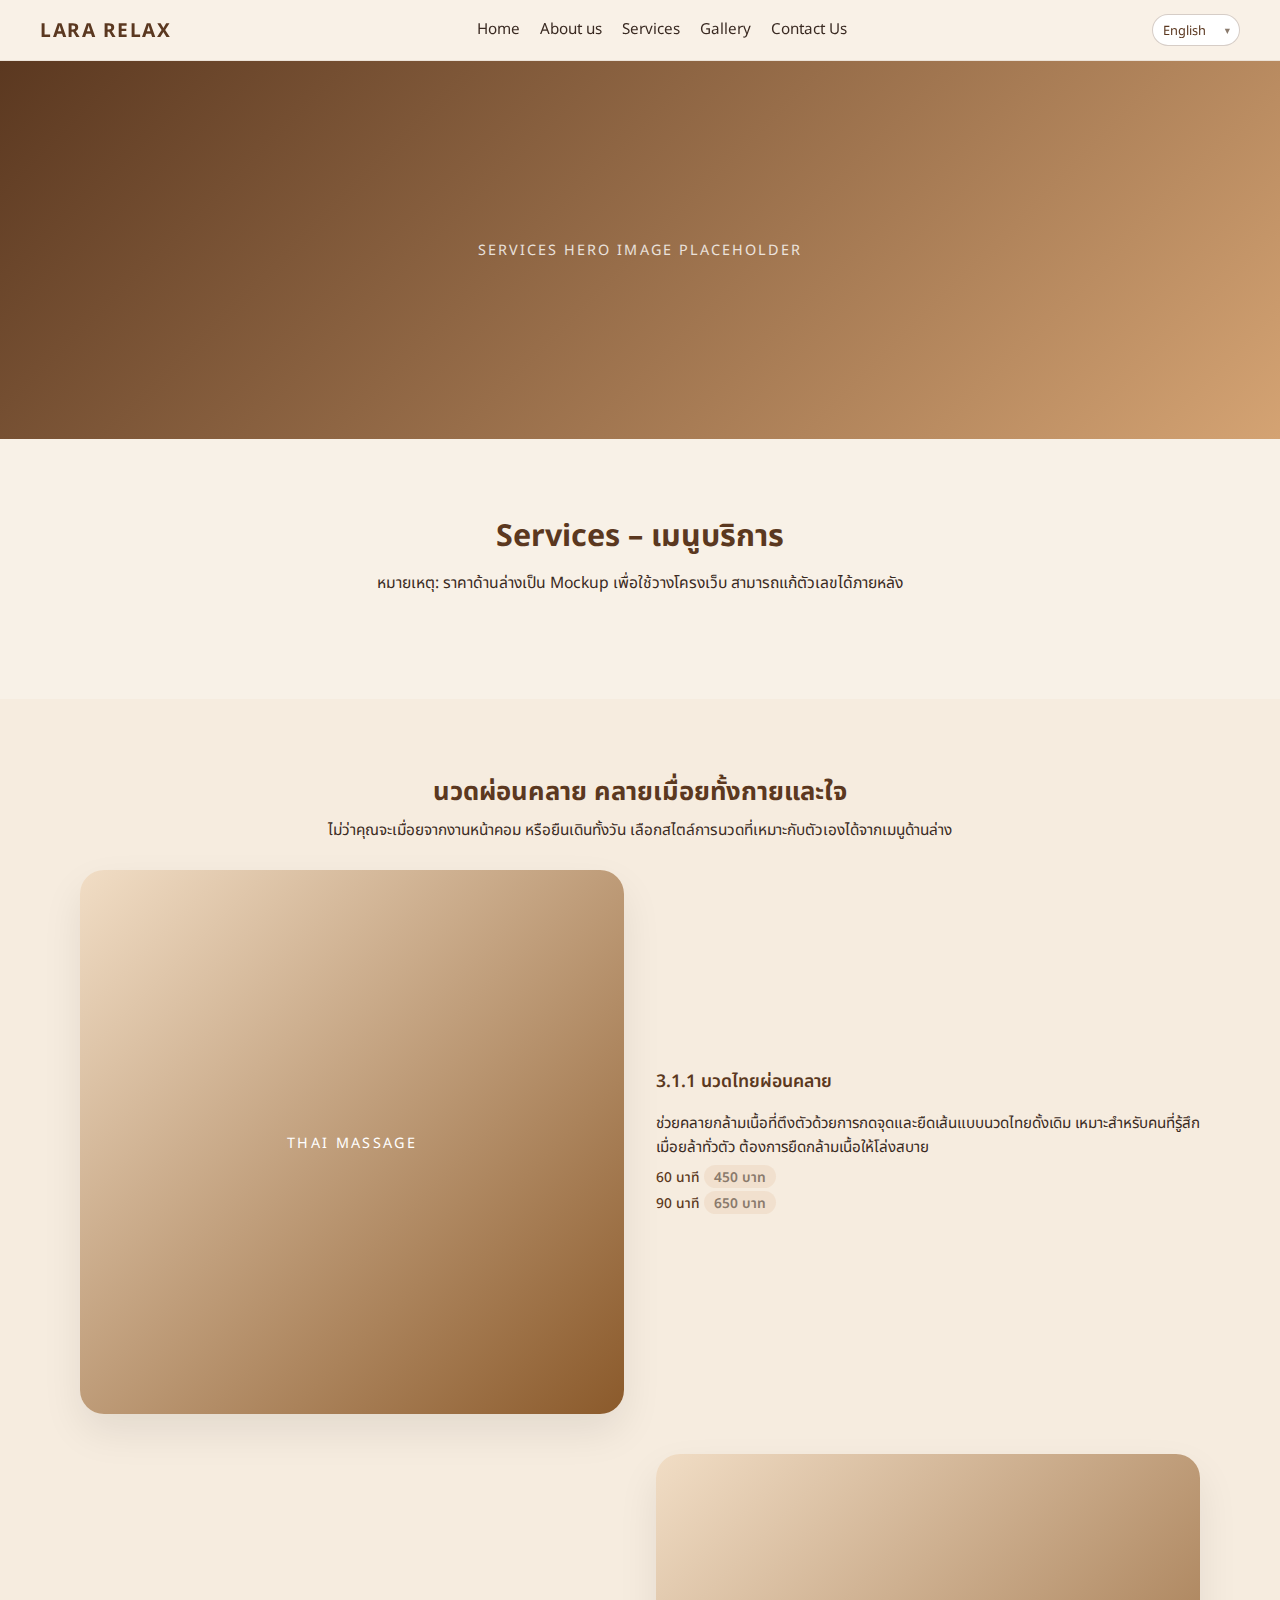
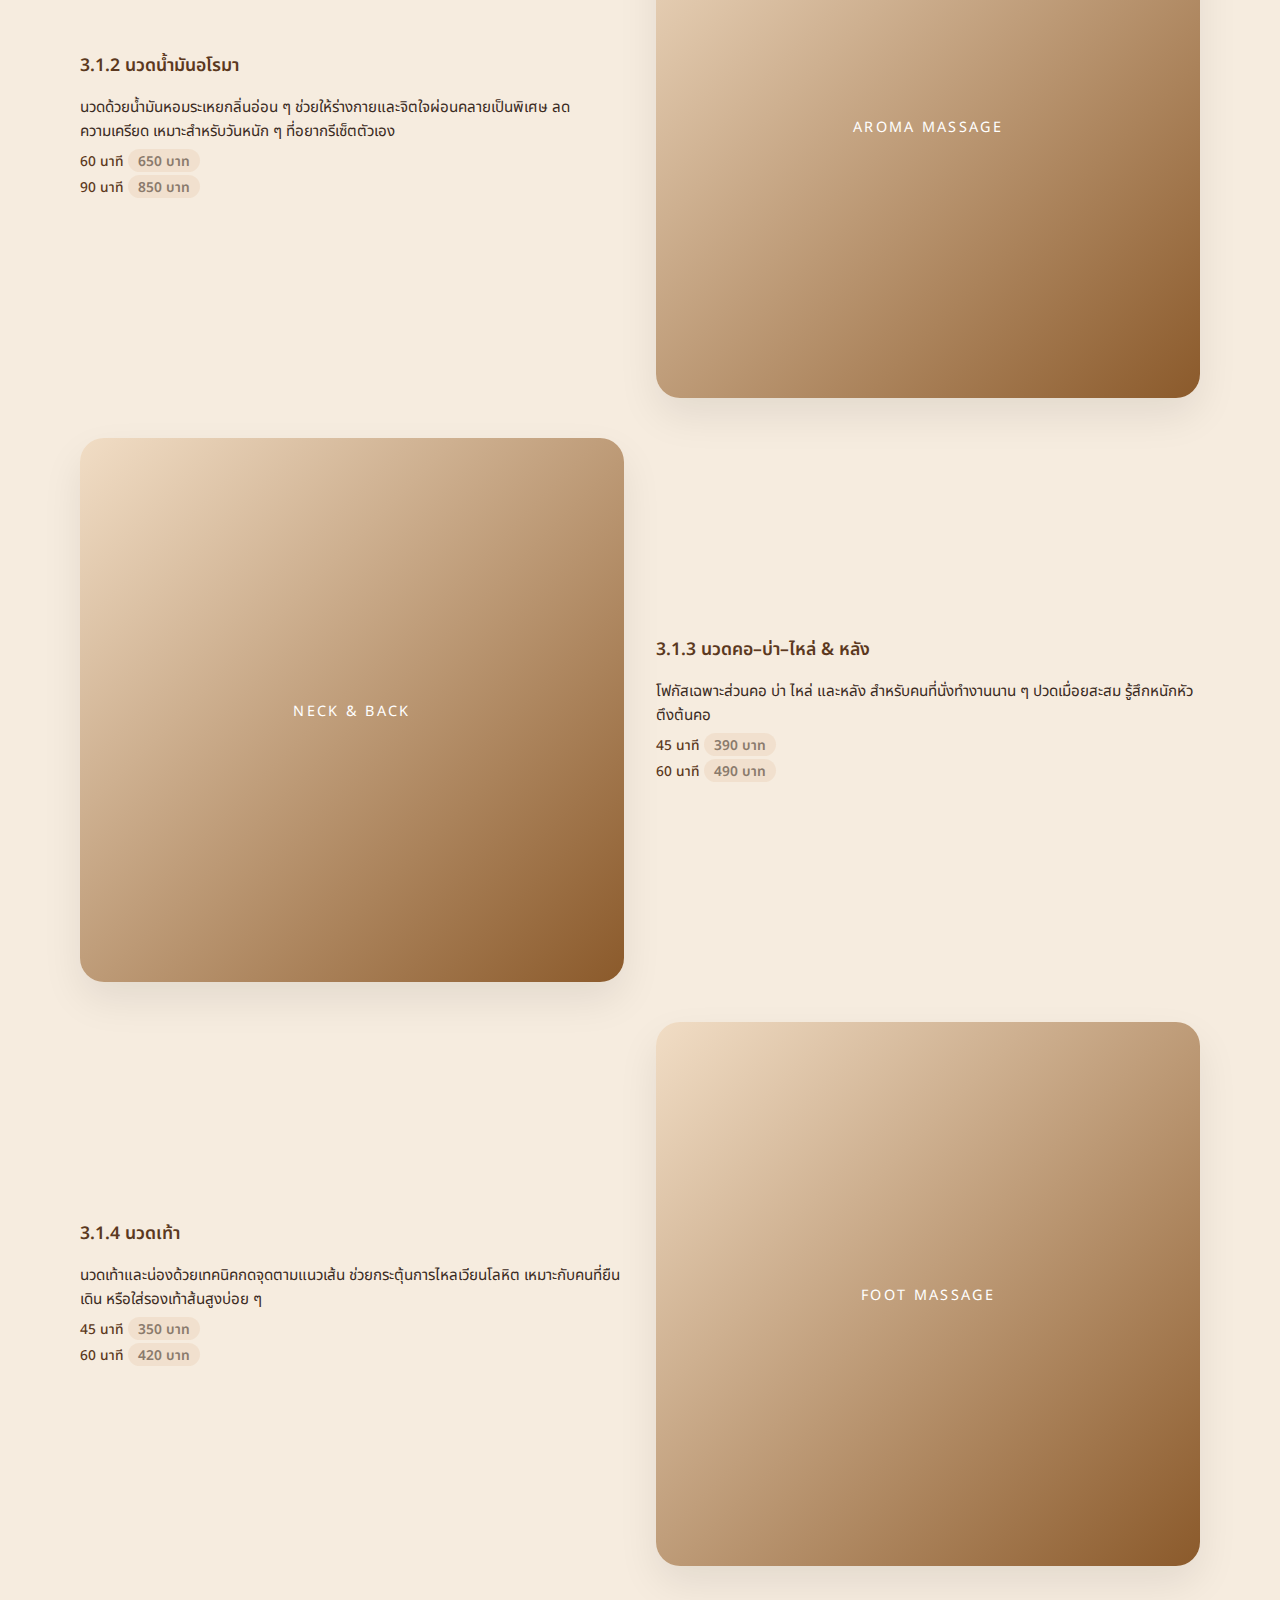
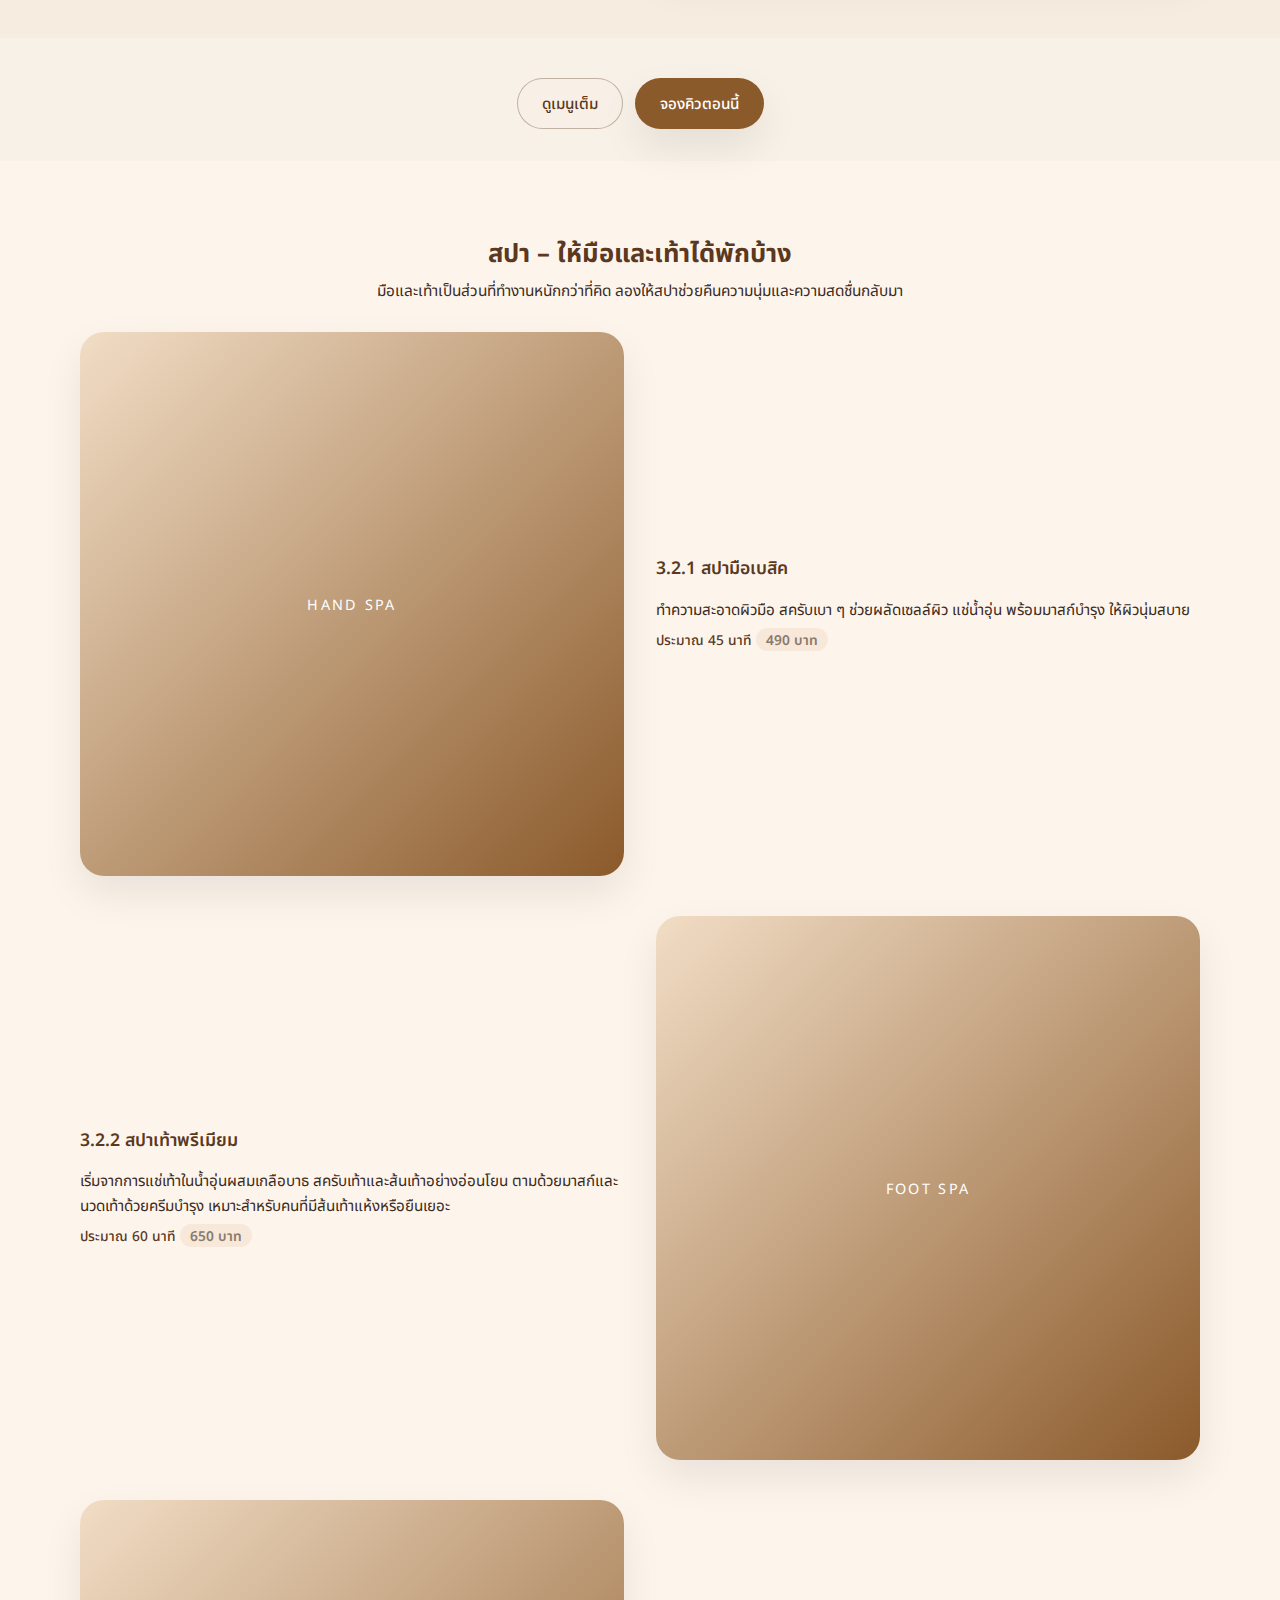
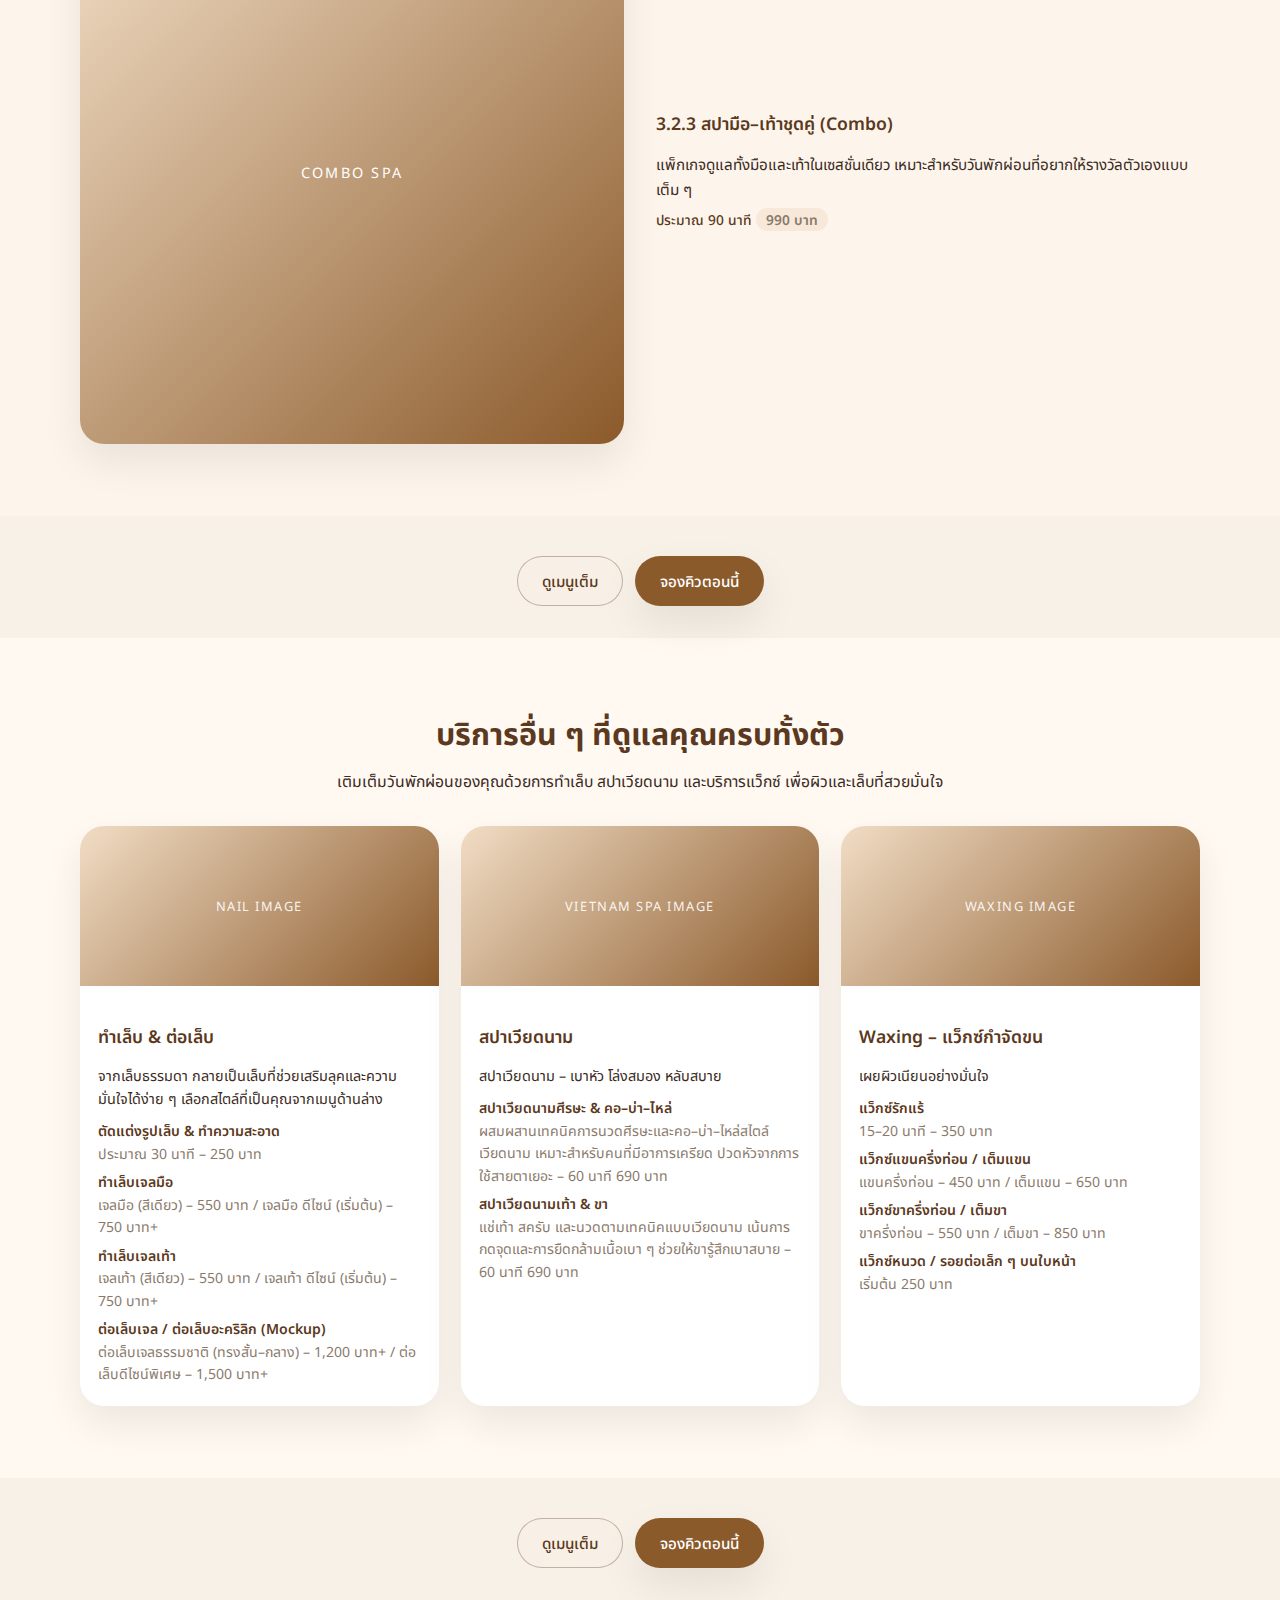
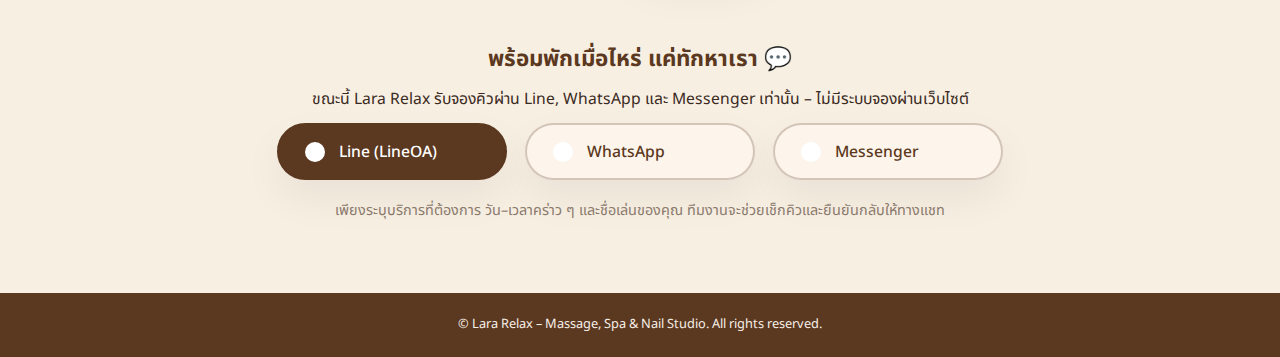
<file: services.html>
<!DOCTYPE html>
<html lang="en">
<head>
  <meta charset="UTF-8" />
  <title>Lara Relax – Services</title>
  <meta name="viewport" content="width=device-width, initial-scale=1.0" />

  <!-- Fonts + Shared CSS -->
  <link href="https://fonts.googleapis.com/css2?family=Noto+Sans:wght@300;400;500;600;700&family=Noto+Sans+Thai:wght@300;400;500;600;700&display=swap" rel="stylesheet" />
  <link rel="stylesheet" href="lara-relax-shared.css" />

  <style>
    /* ========= Services page specific styles ========= */

    main {
      background: var(--color-bg);
    }

    section {
      padding: 72px 0;
    }

    @media (max-width: 720px) {
      section {
        padding: 56px 0;
      }
    }

    /* Hero banner (ภาพแนวนอน ไม่มีข้อความ) */
    #hero-services {
      padding: 0;
      background: var(--color-primary-dark);
    }

    .hero-services-image {
      height: 42vh;
      min-height: 260px;
      max-height: 520px;
      background: linear-gradient(135deg, #5b3820, #d4a373);
      display: flex;
      align-items: center;
      justify-content: center;
      position: relative;
    }

    .hero-services-image::after {
      content: "Services hero image placeholder";
      color: #fff;
      font-size: 0.9rem;
      letter-spacing: 0.14em;
      text-transform: uppercase;
      opacity: 0.8;
    }

    /* Intro text */
    .section-header {
      text-align: center;
      max-width: 820px;
      margin: 0 auto 32px;
    }

    .section-title {
      font-size: 1.9rem;
      margin: 0 0 10px;
      color: var(--color-primary-dark);
    }

    .section-subtitle {
      font-size: 0.98rem;
      color: var(--color-text);
      max-width: 720px;
      margin: 0 auto;
    }

    /* ====== Soft band style ====== */

    .soft-band {
      background: #f6ecdf;
    }

    .soft-band-alt {
      background: #fdf5ec;
    }

    .soft-band-inner {
      max-width: 1120px;
      margin: 0 auto;
    }

    .soft-band-header {
      text-align: center;
      max-width: 720px;
      margin: 0 auto 28px;
    }

    .soft-band-header h2 {
      font-size: 1.6rem;
      margin: 0 0 6px;
      color: var(--color-primary-dark);
    }

    .soft-band-header p {
      margin: 0;
      font-size: 0.96rem;
      color: var(--color-text);
    }

    .soft-band-rows {
      display: grid;
      gap: 40px;
    }

    @media (max-width: 720px) {
      .soft-band-rows {
        gap: 28px;
      }
    }

    .split-row {
      display: grid;
      grid-template-columns: repeat(2, minmax(0, 1fr)); /* ซ้ายขวาเท่ากัน */
      gap: 32px;
      align-items: center;
    }

    .split-row.reverse {
      display: grid;
      grid-template-columns: repeat(2, minmax(0, 1fr));
      gap: 32px;
      align-items: center;
    }

    .split-row.reverse > .split-image {
      order: 2;
    }

    .split-row.reverse > .split-text {
      order: 1;
    }

    @media (max-width: 900px) {
      .split-row,
      .split-row.reverse {
        grid-template-columns: minmax(0, 1fr);
      }

      .split-row.reverse > .split-image,
      .split-row.reverse > .split-text {
        order: unset;
      }
    }

    /* รูป placeholder 1:1 */
    .split-image {
      border-radius: var(--radius-lg);
      background: linear-gradient(135deg, #f1ddc5, #8b5a2b);
      box-shadow: var(--shadow-soft);
      display: flex;
      align-items: center;
      justify-content: center;
      color: #fff;
      font-size: 0.9rem;
      letter-spacing: 0.16em;
      text-transform: uppercase;
      aspect-ratio: 1 / 1;
      width: 100%;
      justify-self: center;
    }

    /* ฝั่งข้อความ (ไม่มีการ์ด) */
    .split-text {
      font-size: 0.95rem;
      color: var(--color-text);
    }

    .split-text-title {
      font-weight: 600;
      font-size: 1.1rem;
      color: var(--color-primary-dark);
      margin-bottom: 4px;
    }

    .split-text-desc {
      margin-bottom: 8px;
      font-size: 0.95rem;
    }

    /* เน้นเฉพาะตรงราคา */
    .service-item-meta {
      font-size: 0.86rem;
      color: var(--color-muted);
    }

    .service-item-meta div {
      margin-bottom: 4px;
    }

    .service-item-meta span.time {
      font-weight: 500;
      color: var(--color-primary-dark);
      margin-right: 4px;
    }

    .service-item-meta span.price {
      font-weight: 600;
      background: rgba(212, 163, 115, 0.15);
      padding: 2px 10px;
      border-radius: 999px;
    }

    /* ====== Cards for other categories (เล็บ / เวียดนาม / Waxing) ====== */

    #other-services {
      background: var(--color-bg-alt);
    }

    .service-card-grid {
      display: grid;
      grid-template-columns: repeat(3, minmax(0, 1fr));
      gap: 22px;
      max-width: 1120px;
      margin: 0 auto;
    }

    @media (max-width: 960px) {
      .service-card-grid {
        grid-template-columns: repeat(2, minmax(0, 1fr));
      }
    }

    @media (max-width: 720px) {
      .service-card-grid {
        grid-template-columns: minmax(0, 1fr);
      }
    }

    .service-card {
      background: #fff;
      border-radius: var(--radius-lg);
      overflow: hidden;
      box-shadow: var(--shadow-soft);
      display: flex;
      flex-direction: column;
      height: 100%;
    }

    .service-card-media {
      height: 160px;
      background: linear-gradient(135deg, #f1ddc5, #8b5a2b);
      display: flex;
      align-items: center;
      justify-content: center;
      font-size: 0.8rem;
      color: rgba(255, 255, 255, 0.9);
      letter-spacing: 0.12em;
      text-transform: uppercase;
    }

    .service-card-body {
      padding: 18px 18px 20px;
      font-size: 0.9rem;
      color: var(--color-text);
    }

    .service-card-title {
      font-size: 1.1rem;
      font-weight: 600;
      color: var(--color-primary-dark);
      margin-bottom: 4px;
    }

    .service-card-intro {
      margin-bottom: 10px;
    }

    .service-card-list {
      list-style: none;
      padding: 0;
      margin: 0;
      font-size: 0.88rem;
    }

    .service-card-list li + li {
      margin-top: 6px;
    }

    .service-card-list span.name {
      font-weight: 600;
      color: var(--color-primary-dark);
    }

    .service-card-list span.detail {
      color: var(--color-muted);
    }

    /* ========== CTA ใต้ทุก section (นวด + สปา + การ์ด 3 ใบ) ========== */
    #services-cta {
      padding: 40px 0 32px;
      background: var(--color-bg);
    }

    .services-cta-main {
      display: flex;
      justify-content: center;
      flex-wrap: wrap;
      gap: 12px;
    }

    /* ========== หมายเหตุ + ปุ่มแชทแบบ pill (ล่างสุด) ========== */
    #services-note {
      padding-top: 40px;
      background: #f8efe3;
    }

    .services-note-text {
      max-width: 840px;
      margin: 0 auto;
      font-size: 0.9rem;
      color: var(--color-muted);
      text-align: center;
    }

    .services-note-text strong {
      color: var(--color-primary-dark);
    }

    .contact-pill-row {
      display: flex;
      justify-content: center;
      flex-wrap: wrap;
      gap: 18px;
      margin-top: 8px;
    }

    .contact-pill {
      min-width: 230px;
      padding: 14px 26px;
      border-radius: 999px;
      border: 2px solid rgba(91, 56, 32, 0.25);
      background: #fdf5ec;
      display: flex;
      align-items: center;
      justify-content: flex-start;
      gap: 14px;
      font-size: 0.98rem;
      font-weight: 500;
      color: var(--color-primary-dark);
      box-shadow: 0 18px 40px rgba(0, 0, 0, 0.06);
    }

    .contact-pill-dot {
      width: 20px;
      height: 20px;
      border-radius: 50%;
      background: #ffffff;
      flex-shrink: 0;
    }

    .contact-pill-active {
      background: var(--color-primary-dark);
      border-color: var(--color-primary-dark);
      color: #ffffff;
    }

    .contact-pill-active .contact-pill-dot {
      background: #ffffff;
    }
  </style>
</head>
<body>
  <!-- Header (shared) -->
  <header class="site-header">
    <div class="container nav">
      <div class="logo">Lara Relax</div>
      <nav class="nav-links">
        <a href="index.html">Home</a>
        <a href="about.html">About us</a>
        <a href="services.html">Services</a>
        <a href="gallery.html">Gallery</a>
        <a href="contact.html">Contact Us</a>
      </nav>
      <div class="lang-switcher" aria-label="Language selector">
        <select class="lang-select">
          <option value="en" selected>English</option>
          <option value="th">ไทย</option>
          <option value="ru">Русский</option>
        </select>
      </div>
    </div>
  </header>

  <main>
    <!-- Hero banner -->
    <section id="hero-services" aria-label="Services hero">
      <div class="hero-services-image"></div>
    </section>

    <!-- Intro text -->
    <section id="services-intro">
      <div class="container">
        <div class="section-header">
          <h1 class="section-title">Services – เมนูบริการ</h1>
          <p class="section-subtitle">
            หมายเหตุ: ราคาด้านล่างเป็น Mockup เพื่อใช้วางโครงเว็บ สามารถแก้ตัวเลขได้ภายหลัง
          </p>
        </div>
      </div>
    </section>

    <!-- 3.1 หมวดนวดผ่อนคลาย -->
    <section id="massage" class="soft-band">
      <div class="soft-band-inner">
        <div class="soft-band-header">
          <h2>นวดผ่อนคลาย คลายเมื่อยทั้งกายและใจ</h2>
          <p>
            ไม่ว่าคุณจะเมื่อยจากงานหน้าคอม หรือยืนเดินทั้งวัน
            เลือกสไตล์การนวดที่เหมาะกับตัวเองได้จากเมนูด้านล่าง
          </p>
        </div>

        <div class="soft-band-rows">
          <!-- 3.1.1 -->
          <div class="split-row">
            <div class="split-image">Thai Massage</div>
            <div class="split-text">
              <div class="split-text-title">3.1.1 นวดไทยผ่อนคลาย</div>
              <p class="split-text-desc">
                ช่วยคลายกล้ามเนื้อที่ตึงตัวด้วยการกดจุดและยืดเส้นแบบนวดไทยดั้งเดิม
                เหมาะสำหรับคนที่รู้สึกเมื่อยล้าทั่วตัว ต้องการยืดกล้ามเนื้อให้โล่งสบาย
              </p>
              <div class="service-item-meta">
                <div><span class="time">60 นาที</span><span class="price">450 บาท</span></div>
                <div><span class="time">90 นาที</span><span class="price">650 บาท</span></div>
              </div>
            </div>
          </div>

          <!-- 3.1.2 -->
          <div class="split-row reverse">
            <div class="split-image">Aroma Massage</div>
            <div class="split-text">
              <div class="split-text-title">3.1.2 นวดน้ำมันอโรมา</div>
              <p class="split-text-desc">
                นวดด้วยน้ำมันหอมระเหยกลิ่นอ่อน ๆ ช่วยให้ร่างกายและจิตใจผ่อนคลายเป็นพิเศษ
                ลดความเครียด เหมาะสำหรับวันหนัก ๆ ที่อยากรีเซ็ตตัวเอง
              </p>
              <div class="service-item-meta">
                <div><span class="time">60 นาที</span><span class="price">650 บาท</span></div>
                <div><span class="time">90 นาที</span><span class="price">850 บาท</span></div>
              </div>
            </div>
          </div>

          <!-- 3.1.3 -->
          <div class="split-row">
            <div class="split-image">Neck &amp; Back</div>
            <div class="split-text">
              <div class="split-text-title">3.1.3 นวดคอ–บ่า–ไหล่ &amp; หลัง</div>
              <p class="split-text-desc">
                โฟกัสเฉพาะส่วนคอ บ่า ไหล่ และหลัง สำหรับคนที่นั่งทำงานนาน ๆ
                ปวดเมื่อยสะสม รู้สึกหนักหัว ตึงต้นคอ
              </p>
              <div class="service-item-meta">
                <div><span class="time">45 นาที</span><span class="price">390 บาท</span></div>
                <div><span class="time">60 นาที</span><span class="price">490 บาท</span></div>
              </div>
            </div>
          </div>

          <!-- 3.1.4 -->
          <div class="split-row reverse">
            <div class="split-image">Foot Massage</div>
            <div class="split-text">
              <div class="split-text-title">3.1.4 นวดเท้า</div>
              <p class="split-text-desc">
                นวดเท้าและน่องด้วยเทคนิคกดจุดตามแนวเส้น ช่วยกระตุ้นการไหลเวียนโลหิต
                เหมาะกับคนที่ยืน เดิน หรือใส่รองเท้าส้นสูงบ่อย ๆ
              </p>
              <div class="service-item-meta">
                <div><span class="time">45 นาที</span><span class="price">350 บาท</span></div>
                <div><span class="time">60 นาที</span><span class="price">420 บาท</span></div>
              </div>
            </div>
          </div>
        </div>
      </div>
    </section>
	      <!-- CTA ใต้ทุก service section -->
    <section id="services-cta">
      <div class="container">
        <div class="services-cta-main">
          <a href="#" class="btn btn-outline">ดูเมนูเต็ม</a>
          <a href="contact.html" class="btn btn-primary">จองคิวตอนนี้</a>
        </div>
      </div>
    </section>

    <!-- 3.2 หมวดสปา -->
    <section id="spa" class="soft-band-alt">
      <div class="soft-band-inner">
        <div class="soft-band-header">
          <h2>สปา – ให้มือและเท้าได้พักบ้าง</h2>
          <p>
            มือและเท้าเป็นส่วนที่ทำงานหนักกว่าที่คิด ลองให้สปาช่วยคืนความนุ่มและความสดชื่นกลับมา
          </p>
        </div>

        <div class="soft-band-rows">
          <!-- 3.2.1 -->
          <div class="split-row">
            <div class="split-image">Hand Spa</div>
            <div class="split-text">
              <div class="split-text-title">3.2.1 สปามือเบสิค</div>
              <p class="split-text-desc">
                ทำความสะอาดผิวมือ สครับเบา ๆ ช่วยผลัดเซลล์ผิว แช่น้ำอุ่น
                พร้อมมาสก์บำรุง ให้ผิวนุ่มสบาย
              </p>
              <div class="service-item-meta">
                <div><span class="time">ประมาณ 45 นาที</span><span class="price">490 บาท</span></div>
              </div>
            </div>
          </div>

          <!-- 3.2.2 -->
          <div class="split-row reverse">
            <div class="split-image">Foot Spa</div>
            <div class="split-text">
              <div class="split-text-title">3.2.2 สปาเท้าพรีเมียม</div>
              <p class="split-text-desc">
                เริ่มจากการแช่เท้าในน้ำอุ่นผสมเกลือบาธ สครับเท้าและส้นเท้าอย่างอ่อนโยน
                ตามด้วยมาสก์และนวดเท้าด้วยครีมบำรุง เหมาะสำหรับคนที่มีส้นเท้าแห้งหรือยืนเยอะ
              </p>
              <div class="service-item-meta">
                <div><span class="time">ประมาณ 60 นาที</span><span class="price">650 บาท</span></div>
              </div>
            </div>
          </div>

          <!-- 3.2.3 -->
          <div class="split-row">
            <div class="split-image">Combo Spa</div>
            <div class="split-text">
              <div class="split-text-title">3.2.3 สปามือ–เท้าชุดคู่ (Combo)</div>
              <p class="split-text-desc">
                แพ็กเกจดูแลทั้งมือและเท้าในเซสชั่นเดียว เหมาะสำหรับวันพักผ่อนที่อยากให้รางวัลตัวเองแบบเต็ม ๆ
              </p>
              <div class="service-item-meta">
                <div><span class="time">ประมาณ 90 นาที</span><span class="price">990 บาท</span></div>
              </div>
            </div>
          </div>
        </div>
      </div>
    </section>
	      <!-- CTA ใต้ทุก service section -->
    <section id="services-cta">
      <div class="container">
        <div class="services-cta-main">
          <a href="#" class="btn btn-outline">ดูเมนูเต็ม</a>
          <a href="contact.html" class="btn btn-primary">จองคิวตอนนี้</a>
        </div>
      </div>
    </section>

    <!-- 3.3–3.5 การ์ดข้อความ+ภาพ -->
    <section id="other-services">
      <div class="container">
        <div class="section-header">
          <h2 class="section-title">บริการอื่น ๆ ที่ดูแลคุณครบทั้งตัว</h2>
          <p class="section-subtitle">
            เติมเต็มวันพักผ่อนของคุณด้วยการทำเล็บ สปาเวียดนาม และบริการแว็กซ์ เพื่อผิวและเล็บที่สวยมั่นใจ
          </p>
        </div>

        <div class="service-card-grid">
          <!-- 3.3 ทำเล็บ & ต่อเล็บ -->
          <article class="service-card" id="nail">
            <div class="service-card-media">NAIL IMAGE</div>
            <div class="service-card-body">
              <h3 class="service-card-title">ทำเล็บ &amp; ต่อเล็บ</h3>
              <p class="service-card-intro">
                จากเล็บธรรมดา กลายเป็นเล็บที่ช่วยเสริมลุคและความมั่นใจได้ง่าย ๆ
                เลือกสไตล์ที่เป็นคุณจากเมนูด้านล่าง
              </p>
              <ul class="service-card-list">
                <li>
                  <span class="name">ตัดแต่งรูปเล็บ &amp; ทำความสะอาด</span><br />
                  <span class="detail">ประมาณ 30 นาที – 250 บาท</span>
                </li>
                <li>
                  <span class="name">ทำเล็บเจลมือ</span><br />
                  <span class="detail">
                    เจลมือ (สีเดียว) – 550 บาท / เจลมือ ดีไซน์ (เริ่มต้น) – 750 บาท+
                  </span>
                </li>
                <li>
                  <span class="name">ทำเล็บเจลเท้า</span><br />
                  <span class="detail">
                    เจลเท้า (สีเดียว) – 550 บาท / เจลเท้า ดีไซน์ (เริ่มต้น) – 750 บาท+
                  </span>
                </li>
                <li>
                  <span class="name">ต่อเล็บเจล / ต่อเล็บอะคริลิก (Mockup)</span><br />
                  <span class="detail">
                    ต่อเล็บเจลธรรมชาติ (ทรงสั้น–กลาง) – 1,200 บาท+ /
                    ต่อเล็บดีไซน์พิเศษ – 1,500 บาท+
                  </span>
                </li>
              </ul>
            </div>
          </article>

          <!-- 3.4 สปาเวียดนาม -->
          <article class="service-card" id="vietnam-spa-card">
            <div class="service-card-media">VIETNAM SPA IMAGE</div>
            <div class="service-card-body">
              <h3 class="service-card-title">สปาเวียดนาม</h3>
              <p class="service-card-intro">
                สปาเวียดนาม – เบาหัว โล่งสมอง หลับสบาย
              </p>
              <ul class="service-card-list">
                <li>
                  <span class="name">สปาเวียดนามศีรษะ &amp; คอ–บ่า–ไหล่</span><br />
                  <span class="detail">
                    ผสมผสานเทคนิคการนวดศีรษะและคอ–บ่า–ไหล่สไตล์เวียดนาม เหมาะสำหรับคนที่มีอาการเครียด
                    ปวดหัวจากการใช้สายตาเยอะ – 60 นาที 690 บาท
                  </span>
                </li>
                <li>
                  <span class="name">สปาเวียดนามเท้า &amp; ขา</span><br />
                  <span class="detail">
                    แช่เท้า สครับ และนวดตามเทคนิคแบบเวียดนาม เน้นการกดจุดและการยืดกล้ามเนื้อเบา ๆ
                    ช่วยให้ขารู้สึกเบาสบาย – 60 นาที 690 บาท
                  </span>
                </li>
              </ul>
            </div>
          </article>

          <!-- 3.5 Waxing -->
          <article class="service-card" id="waxing">
            <div class="service-card-media">WAXING IMAGE</div>
            <div class="service-card-body">
              <h3 class="service-card-title">Waxing – แว็กซ์กำจัดขน</h3>
              <p class="service-card-intro">
                เผยผิวเนียนอย่างมั่นใจ
              </p>
              <ul class="service-card-list">
                <li>
                  <span class="name">แว็กซ์รักแร้</span><br />
                  <span class="detail">15–20 นาที – 350 บาท</span>
                </li>
                <li>
                  <span class="name">แว็กซ์แขนครึ่งท่อน / เต็มแขน</span><br />
                  <span class="detail">แขนครึ่งท่อน – 450 บาท / เต็มแขน – 650 บาท</span>
                </li>
                <li>
                  <span class="name">แว็กซ์ขาครึ่งท่อน / เต็มขา</span><br />
                  <span class="detail">ขาครึ่งท่อน – 550 บาท / เต็มขา – 850 บาท</span>
                </li>
                <li>
                  <span class="name">แว็กซ์หนวด / รอยต่อเล็ก ๆ บนใบหน้า</span><br />
                  <span class="detail">เริ่มต้น 250 บาท</span>
                </li>
              </ul>
            </div>
          </article>
        </div>
      </div>
    </section>

    <!-- CTA ใต้ทุก service section -->
    <section id="services-cta">
      <div class="container">
        <div class="services-cta-main">
          <a href="#" class="btn btn-outline">ดูเมนูเต็ม</a>
          <a href="contact.html" class="btn btn-primary">จองคิวตอนนี้</a>
        </div>
      </div>
    </section>

    <!-- หมายเหตุท้ายเพจ + ปุ่มแชทแบบ pill -->
    <section id="services-note">
      <div class="container">
        <div class="section-header" style="margin-bottom: 12px;">
          <h2 class="section-title" style="font-size: 1.4rem;">
            พร้อมพักเมื่อไหร่ แค่ทักหาเรา 💬
          </h2>
          <p class="section-subtitle">
            ขณะนี้ Lara Relax รับจองคิวผ่าน Line, WhatsApp และ Messenger เท่านั้น – ไม่มีระบบจองผ่านเว็บไซต์
          </p>
        </div>

        <div class="contact-pill-row">
          <a href="#" class="contact-pill contact-pill-active">
            <span class="contact-pill-dot"></span>
            <span>Line (LineOA)</span>
          </a>
          <a href="https://wa.me/+66xxxxxxxxx" class="contact-pill">
            <span class="contact-pill-dot"></span>
            <span>WhatsApp</span>
          </a>
          <a href="#" class="contact-pill">
            <span class="contact-pill-dot"></span>
            <span>Messenger</span>
          </a>
        </div>

        <p class="services-note-text" style="margin-top: 18px;">
          เพียงระบุบริการที่ต้องการ วัน–เวลาคร่าว ๆ และชื่อเล่นของคุณ
          ทีมงานจะช่วยเช็กคิวและยืนยันกลับให้ทางแชท
        </p>
      </div>
    </section>
  </main>

  <footer>
    © Lara Relax – Massage, Spa &amp; Nail Studio. All rights reserved.
  </footer>
</body>
</html>
</file>
<file: lara-relax-shared.css>
/* ========== Base theme ========== */
:root {
  --color-bg: #f8f1e7;
  --color-bg-alt: #fff9f2;
  --color-primary: #8b5a2b;
  --color-primary-dark: #5b3820;
  --color-accent: #d4a373;
  --color-text: #3a2a22;
  --color-muted: #8a7a6c;
  --radius-lg: 24px;
  --radius-md: 16px;
  --shadow-soft: 0 18px 40px rgba(0, 0, 0, 0.08);
}

* {
  box-sizing: border-box;
}

body {
  margin: 0;
  font-family: "Noto Sans", "Noto Sans Thai", system-ui, -apple-system,
    BlinkMacSystemFont, "Segoe UI", sans-serif;
  background: var(--color-bg);
  color: var(--color-text);
  line-height: 1.6;
}

img {
  max-width: 100%;
  display: block;
}

a {
  text-decoration: none;
  color: inherit;
}

.container {
  width: 100%;
  max-width: 1200px;
  margin: 0 auto;
  padding: 0 20px;
}

/* ========== Shared Header / Navigation ========== */
.site-header {
  position: sticky;
  top: 0;
  z-index: 50;
  background: rgba(248, 241, 231, 0.9);
  backdrop-filter: blur(14px);
  border-bottom: 1px solid rgba(91, 56, 32, 0.08);
}

.nav {
  display: flex;
  align-items: center;
  justify-content: space-between;
  padding: 14px 0;
  gap: 16px;
}

.logo {
  font-weight: 700;
  font-size: 1.2rem;
  letter-spacing: 0.08em;
  text-transform: uppercase;
  color: var(--color-primary-dark);
}

.nav-links {
  display: flex;
  gap: 20px;
  font-size: 0.95rem;
}

.nav-links a {
  position: relative;
  padding-bottom: 4px;
}

.nav-links a::after {
  content: "";
  position: absolute;
  left: 0;
  bottom: 0;
  width: 0;
  height: 2px;
  background: var(--color-primary);
  transition: width 0.2s ease;
}

.nav-links a:hover::after {
  width: 100%;
}

/* language dropdown */
.lang-switcher {
  position: relative;
}

.lang-select {
  border-radius: 999px;
  padding: 6px 26px 6px 10px;
  border: 1px solid rgba(91, 56, 32, 0.25);
  background: #ffffff;
  font-size: 0.8rem;
  font-family: inherit;
  color: var(--color-primary-dark);
  appearance: none;
  -webkit-appearance: none;
  -moz-appearance: none;
  cursor: pointer;
}

.lang-switcher::after {
  content: "▾";
  position: absolute;
  right: 10px;
  top: 50%;
  transform: translateY(-50%);
  font-size: 0.65rem;
  color: var(--color-muted);
  pointer-events: none;
}

@media (max-width: 720px) {
  .nav-links {
    display: none;
  }
}

/* ========== Shared Buttons ========== */
.btn {
  display: inline-flex;
  align-items: center;
  justify-content: center;
  padding: 12px 24px;
  border-radius: 999px;
  border: 1px solid transparent;
  font-size: 0.95rem;
  font-weight: 500;
  cursor: pointer;
  transition:
    transform 0.15s ease,
    box-shadow 0.15s ease,
    background 0.15s ease,
    color 0.15s ease;
  white-space: nowrap;
}

.btn-primary {
  background: var(--color-primary);
  color: #fff;
  box-shadow: var(--shadow-soft);
}

.btn-primary:hover {
  transform: translateY(-1px);
  background: var(--color-primary-dark);
}

.btn-outline {
  background: rgba(248, 241, 231, 0.4);
  border-color: rgba(91, 56, 32, 0.35);
  color: var(--color-primary-dark);
}

.btn-outline:hover {
  background: #fff;
}

.btn-sm {
  padding: 8px 16px;
  font-size: 0.9rem;
}

/* ========== Shared Section / Titles ========== */
section {
  padding: 60px 0;
}

.section-header {
  text-align: center;
  margin-bottom: 32px;
}

.section-title {
  font-size: 1.8rem;
  margin-bottom: 8px;
  color: var(--color-primary-dark);
}

.section-subtitle {
  font-size: 0.95rem;
  color: var(--color-muted);
  max-width: 520px;
  margin: 0 auto;
}

@media (max-width: 720px) {
  section {
    padding: 46px 0;
  }

  .section-title {
    font-size: 1.5rem;
  }
}

/* ========== Shared Contact styles ========== */
#contact {
  text-align: center;
}

.contact-text-main {
  font-size: 1.2rem;
  margin-bottom: 8px;
  color: var(--color-primary-dark);
}

.contact-note {
  font-size: 0.9rem;
  color: var(--color-muted);
  margin-bottom: 20px;
}

.contact-buttons {
  display: flex;
  justify-content: center;
  flex-wrap: wrap;
  gap: 12px;
  margin-bottom: 12px;
}

.contact-button {
  display: inline-flex;
  align-items: center;
  gap: 8px;
}

.contact-icon-circle {
  width: 18px;
  height: 18px;
  border-radius: 50%;
  background: rgba(255, 255, 255, 0.9);
}

/* ========== Shared FAQ styles ========== */
#faq {
  background: #fffaf3;
}

.faq-wrapper {
  max-width: 780px;
  margin: 0 auto;
}

details.faq-item {
  background: #ffffff;
  border-radius: 14px;
  padding: 14px 16px;
  margin-bottom: 10px;
  box-shadow: 0 8px 22px rgba(0, 0, 0, 0.05);
}

details.faq-item[open] {
  border: 1px solid rgba(212, 163, 115, 0.7);
}

.faq-item summary {
  list-style: none;
  cursor: pointer;
  font-weight: 600;
  color: var(--color-primary-dark);
  display: flex;
  align-items: center;
  justify-content: space-between;
  gap: 10px;
}

.faq-item summary::-webkit-details-marker {
  display: none;
}

.faq-item summary::after {
  content: "+";
  font-weight: 600;
  color: var(--color-muted);
  flex-shrink: 0;
}

.faq-item[open] summary::after {
  content: "–";
}

.faq-answer {
  margin-top: 10px;
  font-size: 0.9rem;
  color: var(--color-text);
}

/* ========== Shared Footer ========== */
footer {
  background: var(--color-primary-dark);
  color: #f5eee5;
  padding: 20px 0 24px;
  font-size: 0.8rem;
  text-align: center;
}
</file>
